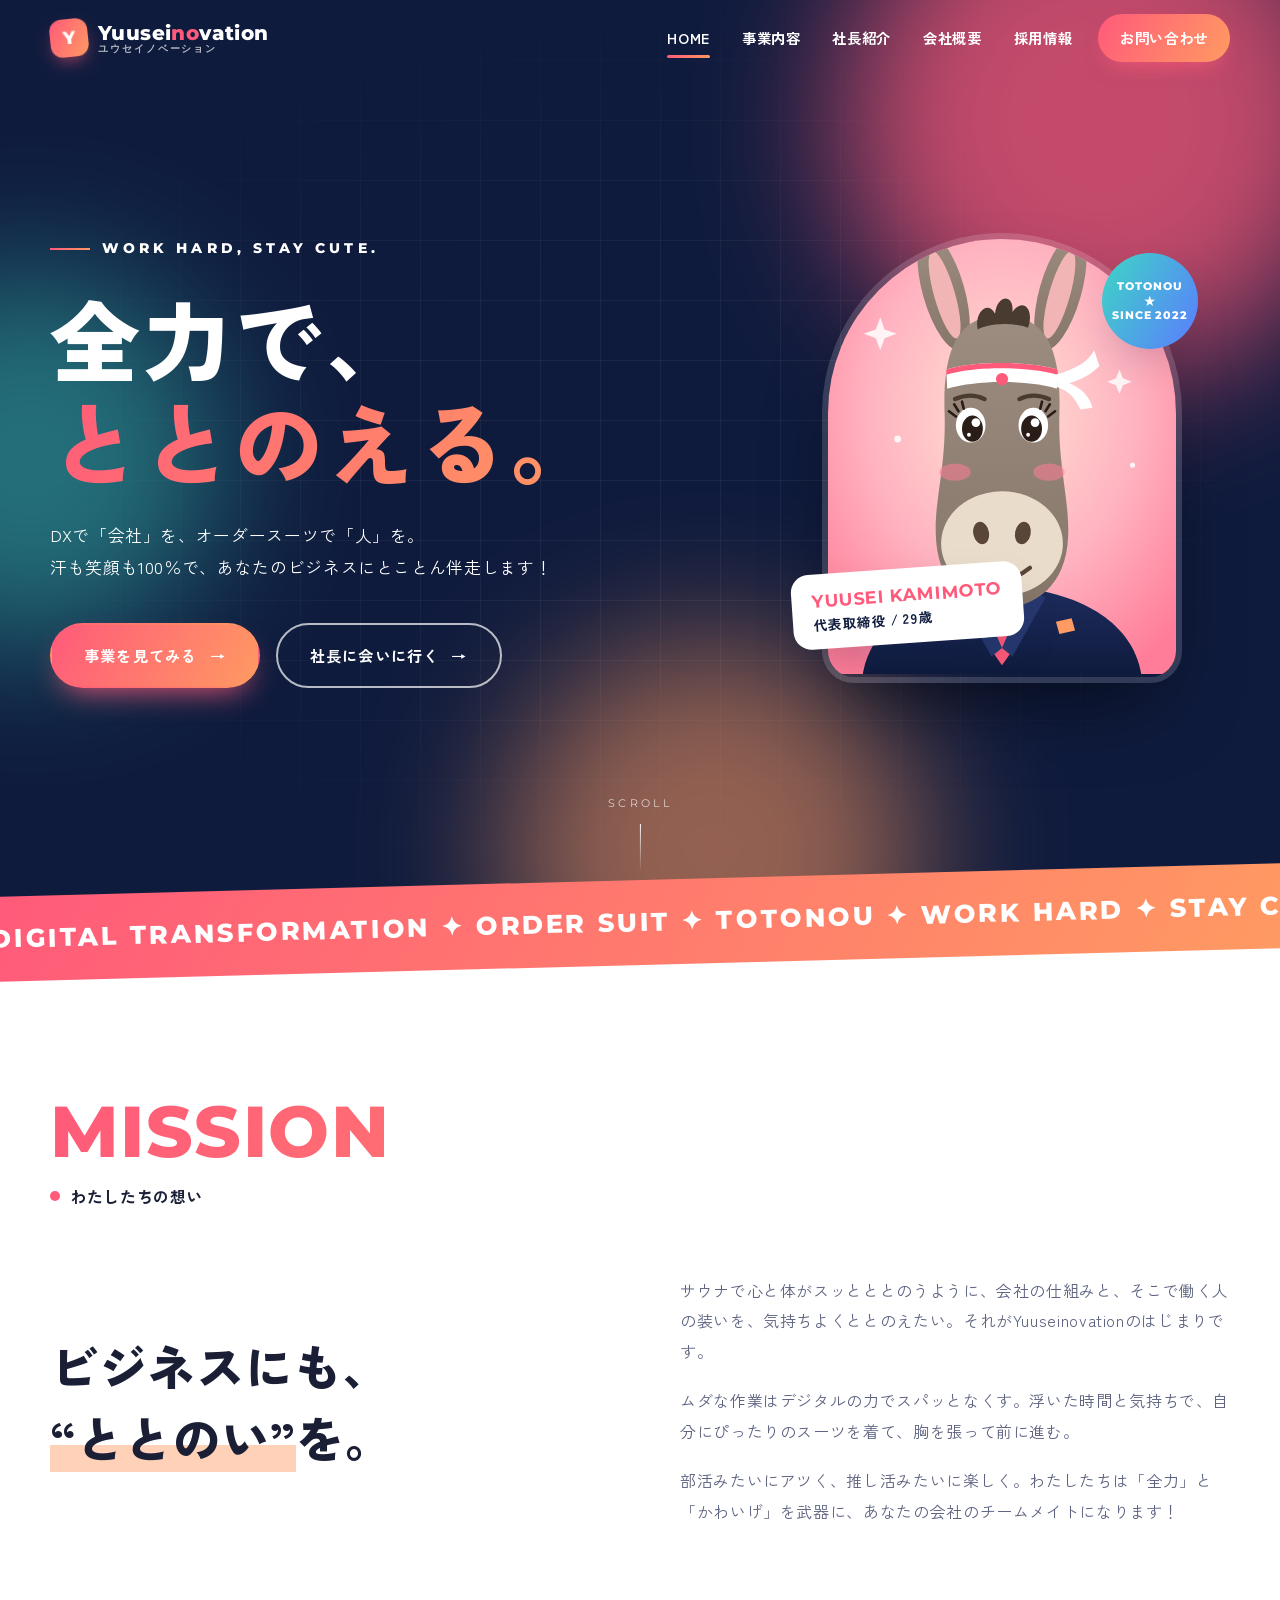
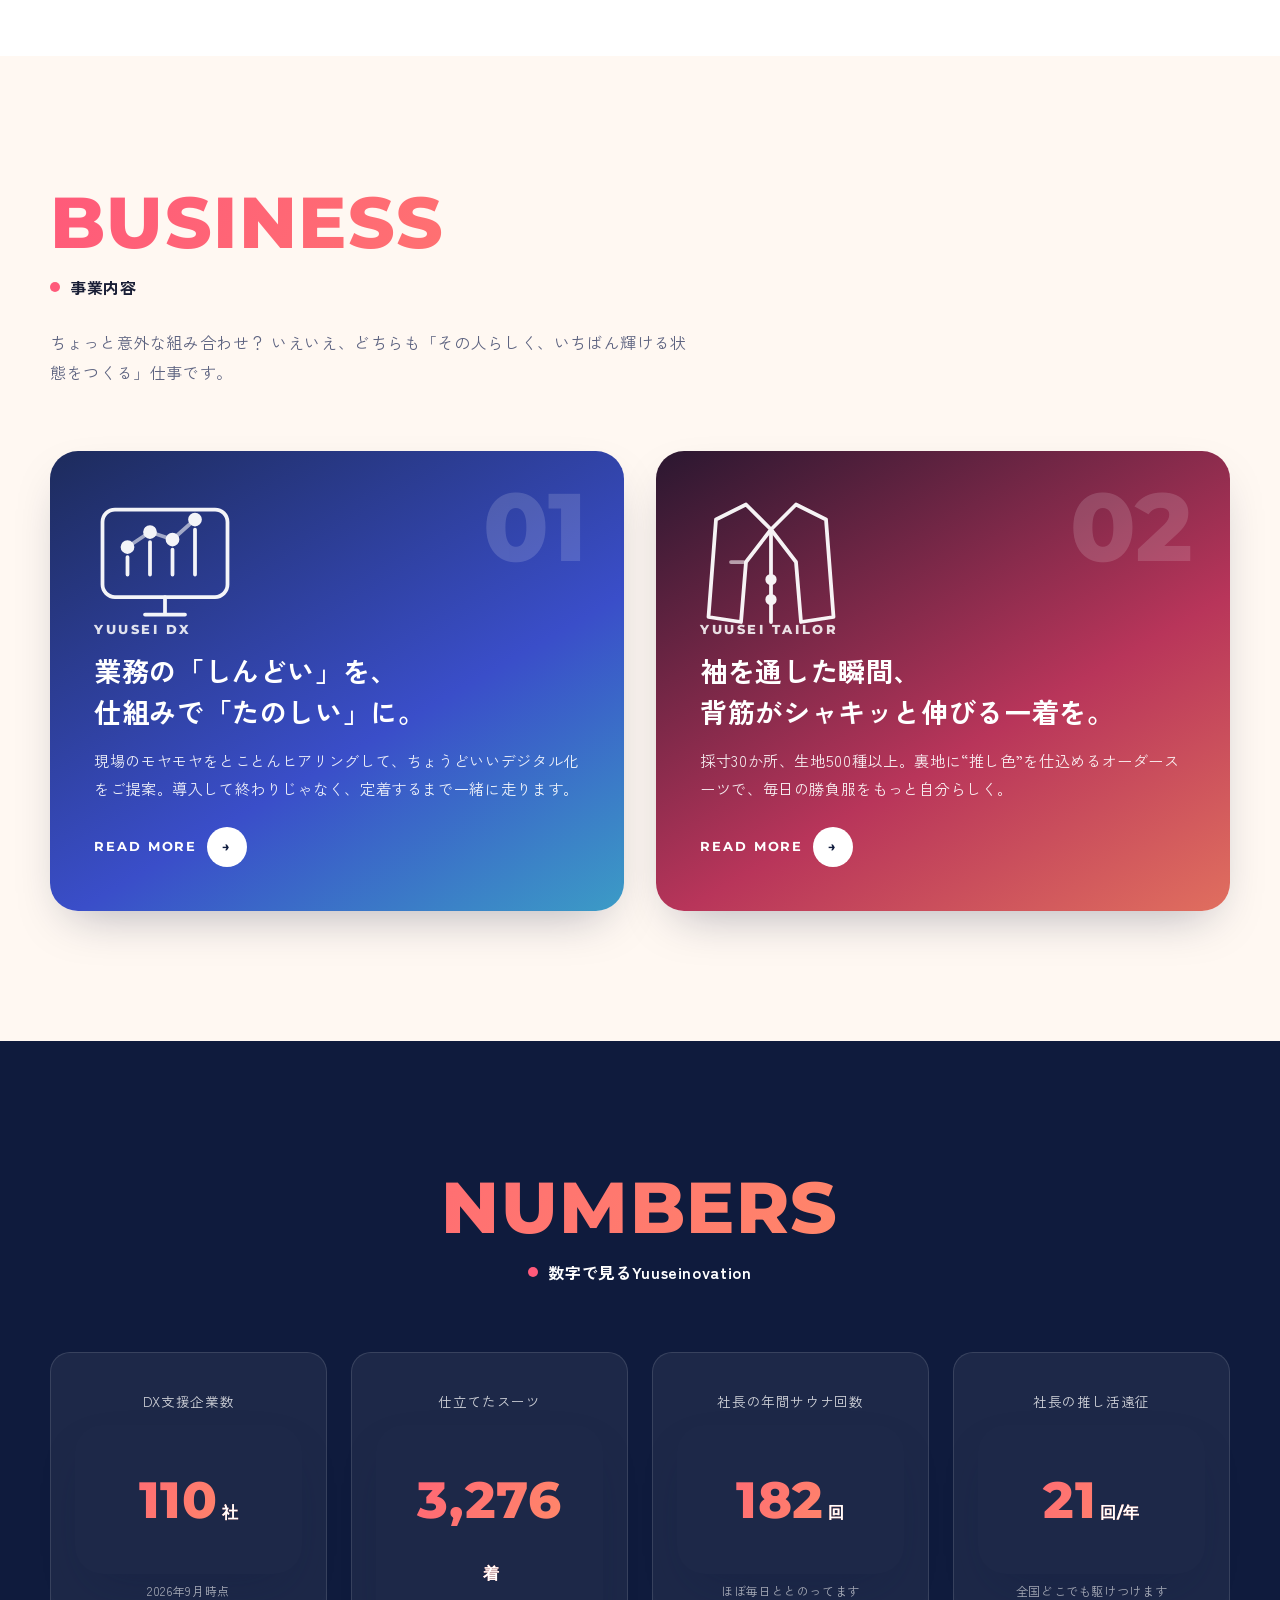
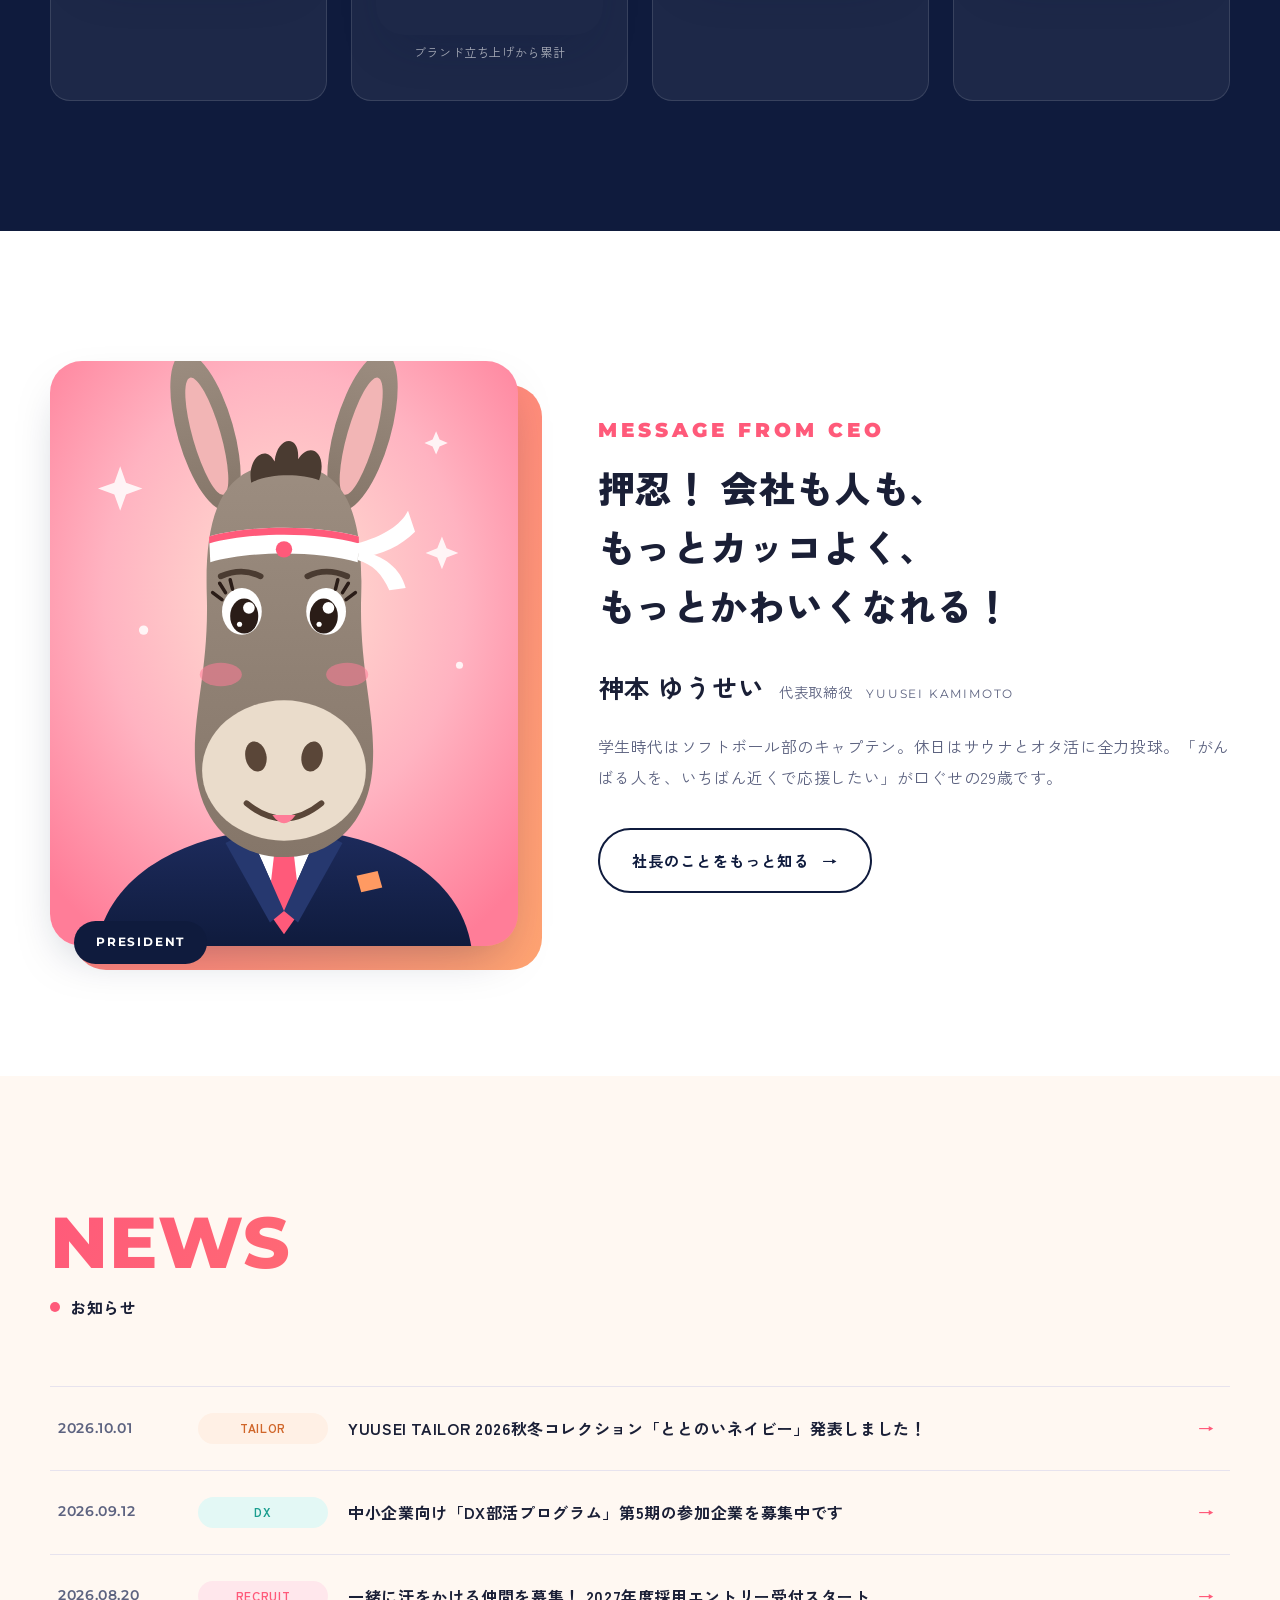
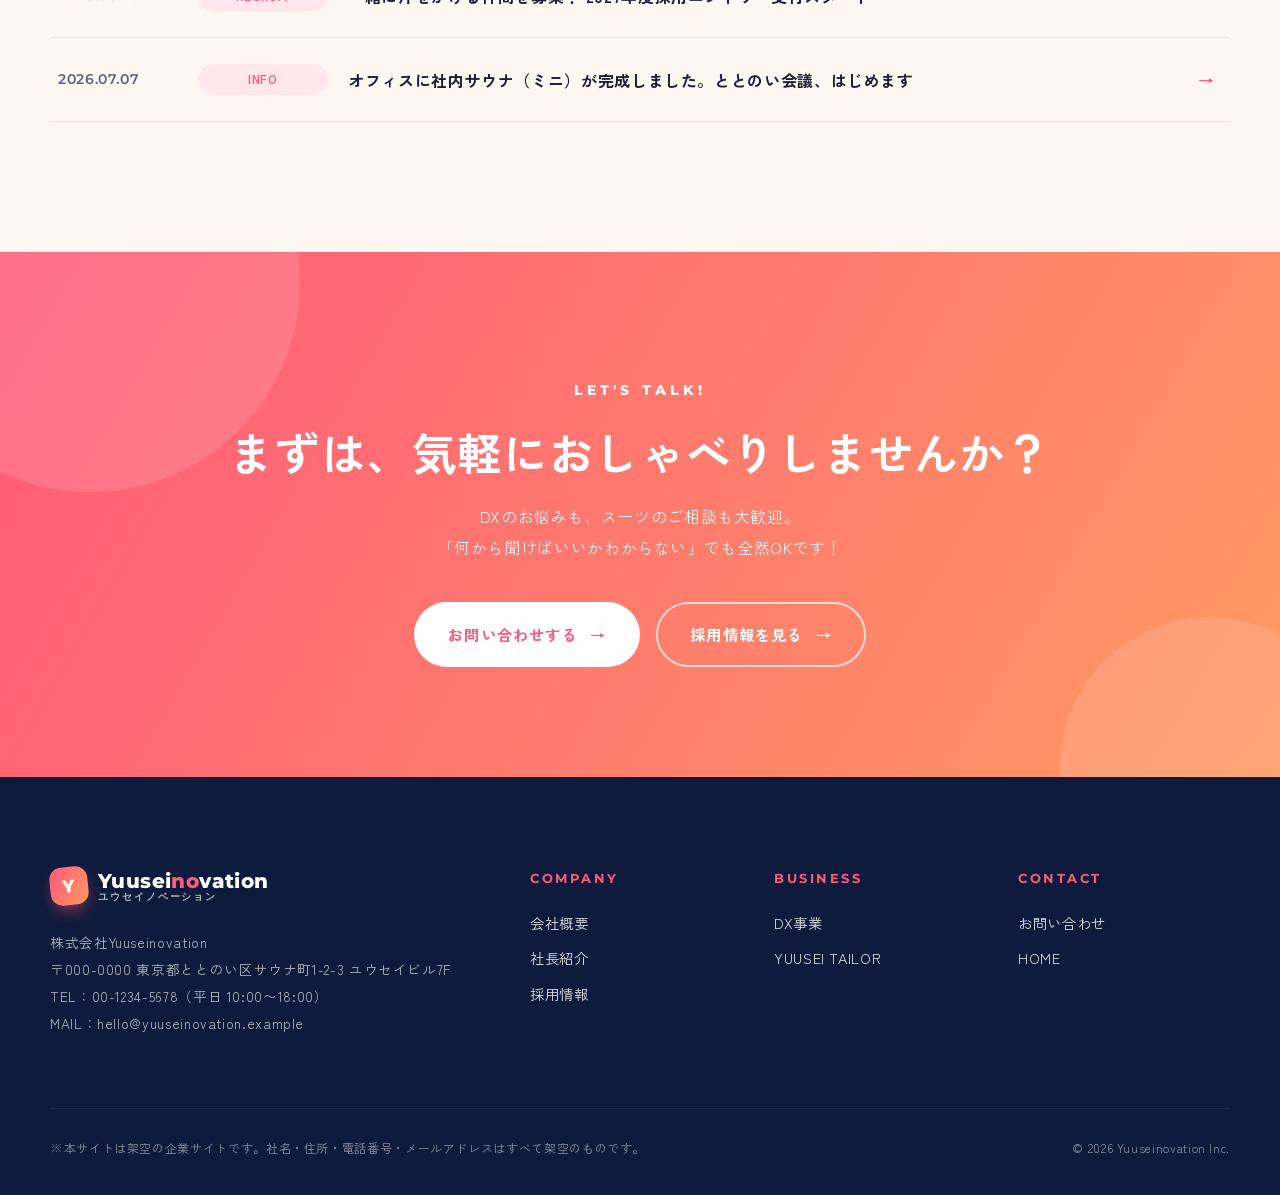
<file: index.html>
<!DOCTYPE html>
<html lang="ja">
<head>
  <meta charset="UTF-8">
  <meta name="viewport" content="width=device-width, initial-scale=1">
  <title>株式会社Yuuseinovation｜DXとオーダースーツで、ビジネスをととのえる。</title>
  <meta name="description" content="株式会社Yuuseinovationは、DX事業とオーダースーツブランド「YUUSEI TAILOR」を展開する会社です。全力で、かわいく、まっすぐに。あなたのビジネスをととのえます。">
  <meta property="og:title" content="株式会社Yuuseinovation｜DXとオーダースーツで、ビジネスをととのえる。">
  <meta property="og:description" content="株式会社Yuuseinovationは、DX事業とオーダースーツブランド「YUUSEI TAILOR」を展開する会社です。全力で、かわいく、まっすぐに。あなたのビジネスをととのえます。">
  <meta property="og:type" content="website">
  <meta name="theme-color" content="#0f1b3d">
  <link rel="icon" href="images/favicon.svg" type="image/svg+xml">
  <link rel="preconnect" href="https://fonts.googleapis.com">
  <link rel="preconnect" href="https://fonts.gstatic.com" crossorigin>
  <link href="https://fonts.googleapis.com/css2?family=Montserrat:wght@600;700;800&family=Zen+Kaku+Gothic+New:wght@400;500;700;900&display=swap" rel="stylesheet">
  <link rel="stylesheet" href="css/style.css">
</head>
<body>
  <a class="skip-link" href="#main">本文へスキップ</a>

  <header class="site-header">
    <div class="container">
      <a class="logo" href="index.html" aria-label="株式会社Yuuseinovation トップへ">
        <span class="logo-mark">Y</span>
        <span class="logo-text">Yuusei<em>no</em>vation<small>ユウセイノベーション</small></span>
      </a>
      <button class="nav-toggle" type="button" aria-expanded="false" aria-controls="global-nav" aria-label="メニューを開く">
        <span></span><span></span><span></span>
      </button>
      <nav class="global-nav" id="global-nav" aria-label="グローバルナビゲーション">
        <ul>
          <li><a href="index.html" aria-current="page">HOME</a></li>
          <li><a href="business.html">事業内容</a></li>
          <li><a href="president.html">社長紹介</a></li>
          <li><a href="company.html">会社概要</a></li>
          <li><a href="recruit.html">採用情報</a></li>
          <li class="nav-cta"><a href="contact.html">お問い合わせ</a></li>
        </ul>
      </nav>
    </div>
  </header>

  <main id="main">
    <!-- HERO -->
    <section class="hero" aria-label="メインビジュアル">
      <div class="hero-bg" aria-hidden="true">
        <div class="hero-grid"></div>
        <span class="blob blob-1"></span>
        <span class="blob blob-2"></span>
        <span class="blob blob-3"></span>
      </div>
      <div class="container">
        <div class="hero-copy">
          <p class="hero-en">WORK HARD, STAY CUTE.</p>
          <h1>
            <span class="line"><span>全力で、</span></span>
            <span class="line"><span><span class="grad-text">ととのえる。</span></span></span>
          </h1>
          <p class="hero-lead">
            DXで「会社」を、オーダースーツで「人」を。<br>
            汗も笑顔も100％で、あなたのビジネスにとことん伴走します！
          </p>
          <div class="hero-actions">
            <a class="btn btn-primary" href="business.html">事業を見てみる <span class="arrow">→</span></a>
            <a class="btn btn-ghost" href="president.html">社長に会いに行く <span class="arrow">→</span></a>
          </div>
        </div>
        <div class="hero-visual">
          <div class="hero-portrait">
            <img src="images/president.svg" alt="代表取締役 神本ゆうせい" width="400" height="500">
          </div>
          <p class="hero-badge"><b>YUUSEI KAMIMOTO</b>代表取締役 / 29歳</p>
          <p class="hero-sticker" aria-hidden="true">TOTONOU<br>★<br>SINCE 2022</p>
        </div>
      </div>
      <p class="scroll-cue" aria-hidden="true">SCROLL</p>
    </section>

    <div class="marquee" aria-hidden="true">
      <div class="marquee-track">
        <span>DIGITAL TRANSFORMATION ✦ ORDER SUIT ✦ TOTONOU ✦ WORK HARD ✦ STAY CUTE ✦</span>
        <span>DIGITAL TRANSFORMATION ✦ ORDER SUIT ✦ TOTONOU ✦ WORK HARD ✦ STAY CUTE ✦</span>
      </div>
    </div>

    <!-- MISSION -->
    <section class="section">
      <div class="container">
        <div class="section-head reveal">
          <p class="section-en">MISSION</p>
          <h2 class="section-title">わたしたちの想い</h2>
        </div>
        <div class="mission">
          <p class="mission-copy reveal">ビジネスにも、<br><mark>“ととのい”</mark>を。</p>
          <div class="mission-text reveal reveal-d1">
            <p>サウナで心と体がスッとととのうように、会社の仕組みと、そこで働く人の装いを、気持ちよくととのえたい。それがYuuseinovationのはじまりです。</p>
            <p>ムダな作業はデジタルの力でスパッとなくす。浮いた時間と気持ちで、自分にぴったりのスーツを着て、胸を張って前に進む。</p>
            <p>部活みたいにアツく、推し活みたいに楽しく。わたしたちは「全力」と「かわいげ」を武器に、あなたの会社のチームメイトになります！</p>
          </div>
        </div>
      </div>
    </section>

    <!-- BUSINESS -->
    <section class="section section-cream">
      <div class="container">
        <div class="section-head reveal">
          <p class="section-en">BUSINESS</p>
          <h2 class="section-title">事業内容</h2>
          <p class="section-lead">ちょっと意外な組み合わせ？ いえいえ、どちらも「その人らしく、いちばん輝ける状態をつくる」仕事です。</p>
        </div>
        <div class="biz-cards">
          <a class="biz-card dx reveal" href="business.html#dx">
            <span class="num">01</span>
            <svg class="illust" viewBox="0 0 120 120" fill="none" stroke="#fff" stroke-width="3" stroke-linecap="round" stroke-linejoin="round" aria-hidden="true">
              <rect x="10" y="18" width="100" height="70" rx="10"/>
              <path d="M30 70 L30 56 M48 70 L48 44 M66 70 L66 50 M84 70 L84 34"/>
              <circle cx="30" cy="48" r="4" fill="#fff"/><circle cx="48" cy="36" r="4" fill="#fff"/><circle cx="66" cy="42" r="4" fill="#fff"/><circle cx="84" cy="26" r="4" fill="#fff"/>
              <path d="M30 48 L48 36 L66 42 L84 26" opacity=".6"/>
              <path d="M44 102 h32 M60 88 v14"/>
            </svg>
            <p class="brand">YUUSEI DX</p>
            <h3>業務の「しんどい」を、<br>仕組みで「たのしい」に。</h3>
            <p>現場のモヤモヤをとことんヒアリングして、ちょうどいいデジタル化をご提案。導入して終わりじゃなく、定着するまで一緒に走ります。</p>
            <span class="more">READ MORE <i>→</i></span>
          </a>
          <a class="biz-card tailor reveal reveal-d1" href="business.html#tailor">
            <span class="num">02</span>
            <svg class="illust" viewBox="0 0 120 120" fill="none" stroke="#fff" stroke-width="3" stroke-linecap="round" stroke-linejoin="round" aria-hidden="true">
              <path d="M40 14 L60 34 L80 14 L104 26 L110 104 L84 108 L80 60 L60 34 L40 60 L36 108 L10 104 L16 26 Z"/>
              <path d="M60 34 L60 108"/>
              <circle cx="60" cy="74" r="3" fill="#fff"/><circle cx="60" cy="90" r="3" fill="#fff"/>
              <path d="M28 60 h10" opacity=".6"/>
            </svg>
            <p class="brand">YUUSEI TAILOR</p>
            <h3>袖を通した瞬間、<br>背筋がシャキッと伸びる一着を。</h3>
            <p>採寸30か所、生地500種以上。裏地に“推し色”を仕込めるオーダースーツで、毎日の勝負服をもっと自分らしく。</p>
            <span class="more">READ MORE <i>→</i></span>
          </a>
        </div>
      </div>
    </section>

    <!-- NUMBERS -->
    <section class="section section-navy">
      <div class="container">
        <div class="section-head center reveal">
          <p class="section-en">NUMBERS</p>
          <h2 class="section-title">数字で見るYuuseinovation</h2>
        </div>
        <ul class="numbers">
          <li class="number-item reveal">
            <p class="label">DX支援企業数</p>
            <p class="value"><span data-count="128">0</span><span class="unit">社</span></p>
            <p class="note">2026年9月時点</p>
          </li>
          <li class="number-item reveal reveal-d1">
            <p class="label">仕立てたスーツ</p>
            <p class="value"><span data-count="3820">0</span><span class="unit">着</span></p>
            <p class="note">ブランド立ち上げから累計</p>
          </li>
          <li class="number-item reveal reveal-d2">
            <p class="label">社長の年間サウナ回数</p>
            <p class="value"><span data-count="212">0</span><span class="unit">回</span></p>
            <p class="note">ほぼ毎日ととのってます</p>
          </li>
          <li class="number-item reveal reveal-d3">
            <p class="label">社長の推し活遠征</p>
            <p class="value"><span data-count="24">0</span><span class="unit">回/年</span></p>
            <p class="note">全国どこでも駆けつけます</p>
          </li>
        </ul>
      </div>
    </section>

    <!-- PRESIDENT -->
    <section class="section">
      <div class="container">
        <div class="ceo-teaser">
          <div class="ceo-photo reveal">
            <img src="images/president.svg" alt="代表取締役 神本ゆうせい" width="400" height="500" loading="lazy">
            <span class="tag">PRESIDENT</span>
          </div>
          <div class="reveal reveal-d1">
            <p class="ceo-quote">
              <span class="small">MESSAGE FROM CEO</span>
              押忍！ 会社も人も、<br>もっとカッコよく、<br>もっとかわいくなれる！
            </p>
            <p class="ceo-name"><b>神本 ゆうせい</b><span>代表取締役</span><span class="en">YUUSEI KAMIMOTO</span></p>
            <p class="body">学生時代はソフトボール部のキャプテン。休日はサウナとオタ活に全力投球。「がんばる人を、いちばん近くで応援したい」が口ぐせの29歳です。</p>
            <a class="btn btn-outline" href="president.html">社長のことをもっと知る <span class="arrow">→</span></a>
          </div>
        </div>
      </div>
    </section>

    <!-- NEWS -->
    <section class="section section-cream">
      <div class="container">
        <div class="section-head reveal">
          <p class="section-en">NEWS</p>
          <h2 class="section-title">お知らせ</h2>
        </div>
        <ul class="news-list reveal">
          <li><a href="business.html#tailor"><time datetime="2026-10-01">2026.10.01</time><span class="cat tl">TAILOR</span><span class="ttl">YUUSEI TAILOR 2026秋冬コレクション「ととのいネイビー」発表しました！</span><span class="go">→</span></a></li>
          <li><a href="business.html#dx"><time datetime="2026-09-12">2026.09.12</time><span class="cat dx">DX</span><span class="ttl">中小企業向け「DX部活プログラム」第5期の参加企業を募集中です</span><span class="go">→</span></a></li>
          <li><a href="recruit.html"><time datetime="2026-08-20">2026.08.20</time><span class="cat">RECRUIT</span><span class="ttl">一緒に汗をかける仲間を募集！ 2027年度採用エントリー受付スタート</span><span class="go">→</span></a></li>
          <li><a href="company.html"><time datetime="2026-07-07">2026.07.07</time><span class="cat">INFO</span><span class="ttl">オフィスに社内サウナ（ミニ）が完成しました。ととのい会議、はじめます</span><span class="go">→</span></a></li>
        </ul>
      </div>
    </section>

    <!-- CTA -->
    <section class="cta-band">
      <div class="container">
        <p class="en">LET'S TALK!</p>
        <h2>まずは、気軽に<br class="sp-only">おしゃべりしませんか？</h2>
        <p>DXのお悩みも、スーツのご相談も大歓迎。<br>「何から聞けばいいかわからない」でも全然OKです！</p>
        <div class="actions">
          <a class="btn btn-white" href="contact.html">お問い合わせする <span class="arrow">→</span></a>
          <a class="btn btn-ghost" href="recruit.html">採用情報を見る <span class="arrow">→</span></a>
        </div>
      </div>
    </section>
  </main>

  <footer class="site-footer">
    <div class="container">
      <div class="footer-top">
        <div>
          <a class="logo" href="index.html">
            <span class="logo-mark">Y</span>
            <span class="logo-text">Yuusei<em>no</em>vation<small>ユウセイノベーション</small></span>
          </a>
          <p class="footer-info">
            株式会社Yuuseinovation<br>
            〒000-0000 東京都ととのい区サウナ町1-2-3 ユウセイビル7F<br>
            TEL：00-1234-5678（平日 10:00〜18:00）<br>
            MAIL：hello@yuuseinovation.example
          </p>
        </div>
        <div class="footer-nav">
          <div>
            <h4>COMPANY</h4>
            <ul>
              <li><a href="company.html">会社概要</a></li>
              <li><a href="president.html">社長紹介</a></li>
              <li><a href="recruit.html">採用情報</a></li>
            </ul>
          </div>
          <div>
            <h4>BUSINESS</h4>
            <ul>
              <li><a href="business.html#dx">DX事業</a></li>
              <li><a href="business.html#tailor">YUUSEI TAILOR</a></li>
            </ul>
          </div>
          <div>
            <h4>CONTACT</h4>
            <ul>
              <li><a href="contact.html">お問い合わせ</a></li>
              <li><a href="index.html">HOME</a></li>
            </ul>
          </div>
        </div>
      </div>
      <div class="footer-bottom">
        <p class="note">※本サイトは架空の企業サイトです。社名・住所・電話番号・メールアドレスはすべて架空のものです。</p>
        <p>&copy; <span data-year>2026</span> Yuuseinovation Inc.</p>
      </div>
    </div>
  </footer>

  <button class="to-top" type="button" aria-label="ページの先頭へ戻る">↑</button>
  <script src="js/main.js"></script>
</body>
</html>
</file>
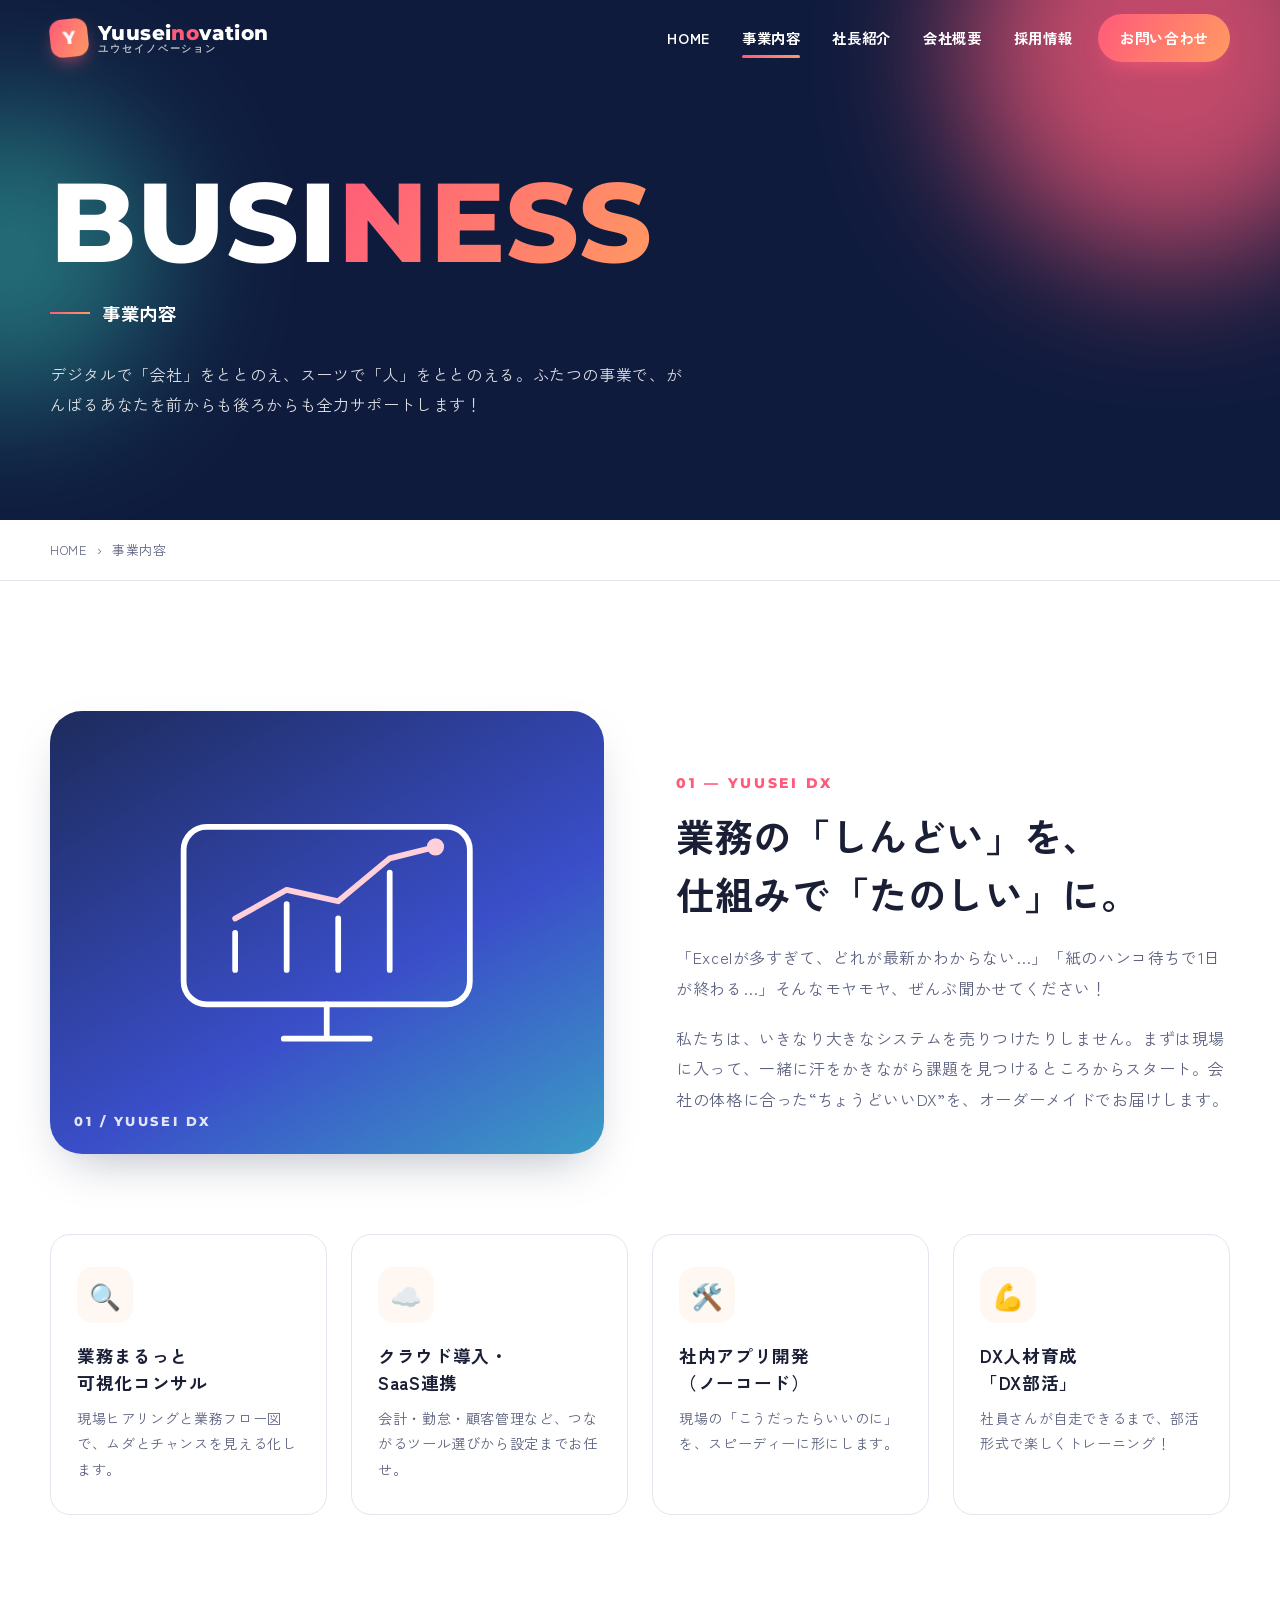
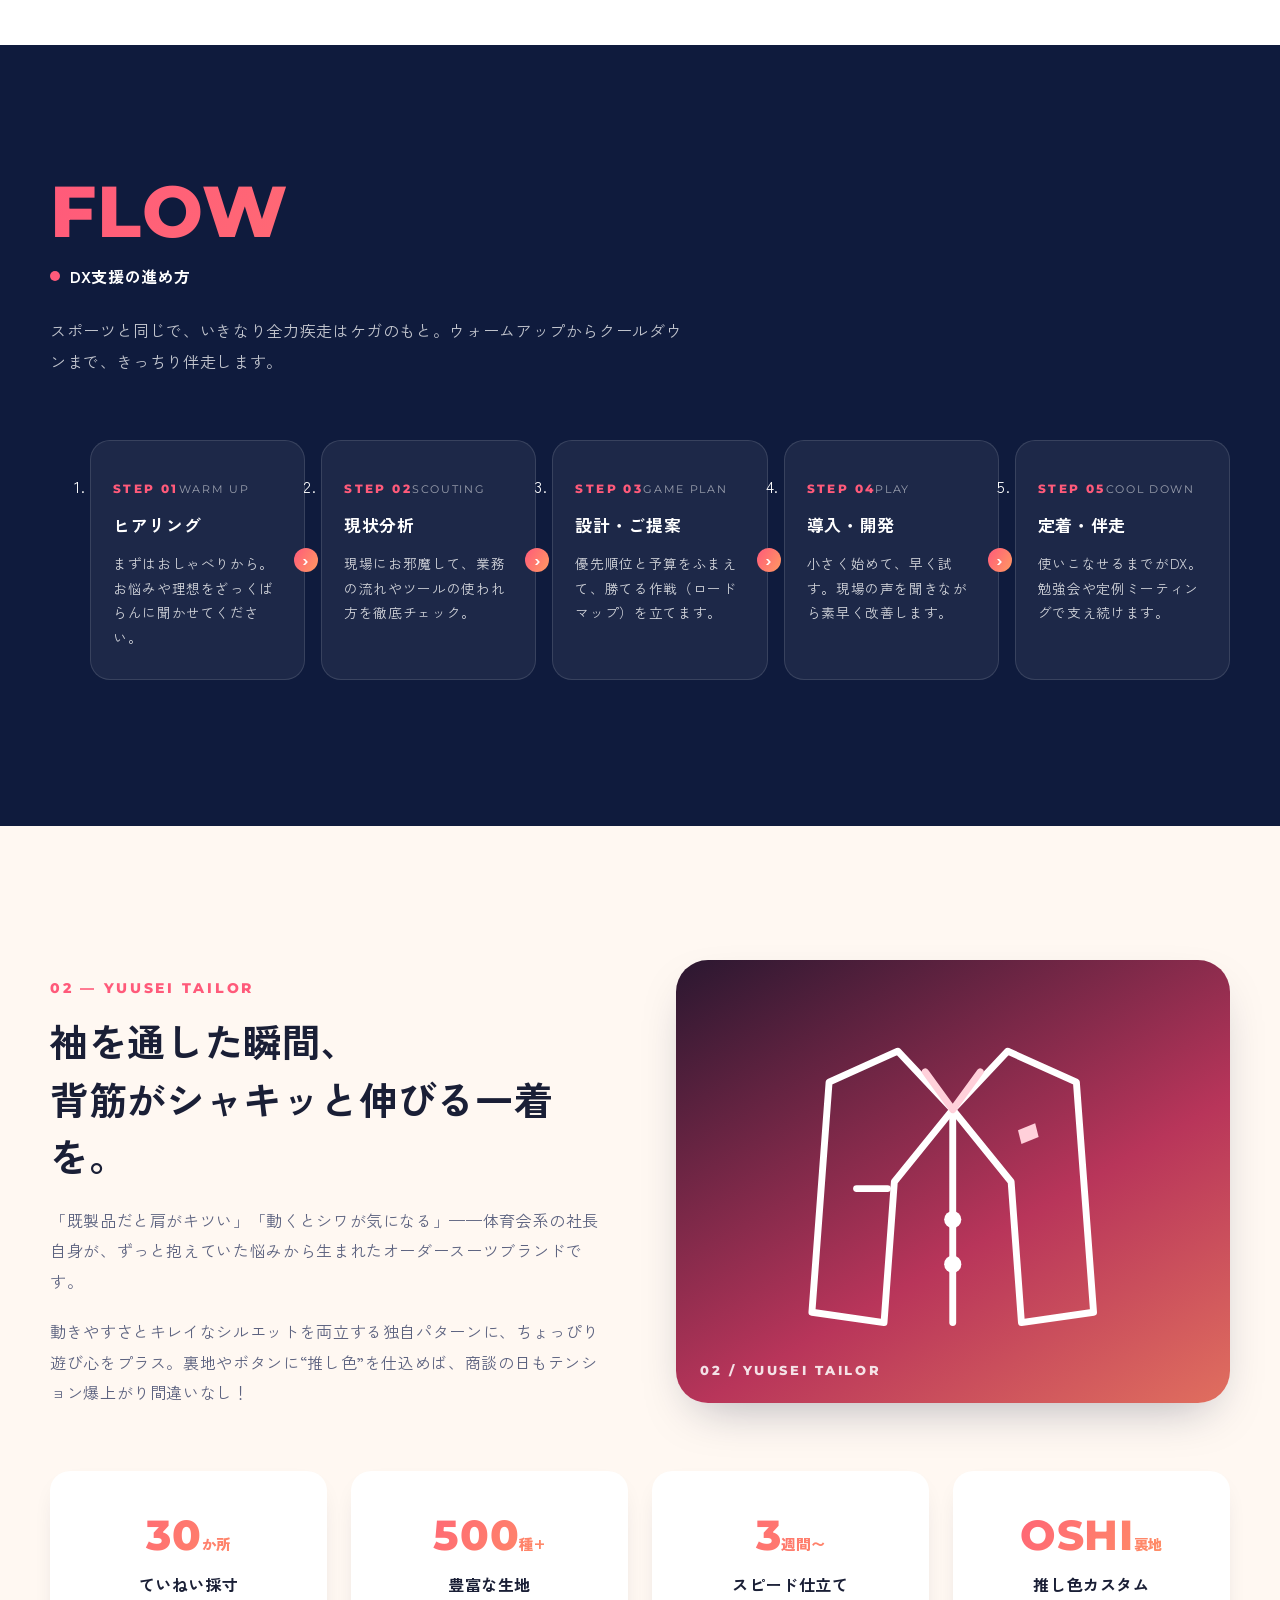
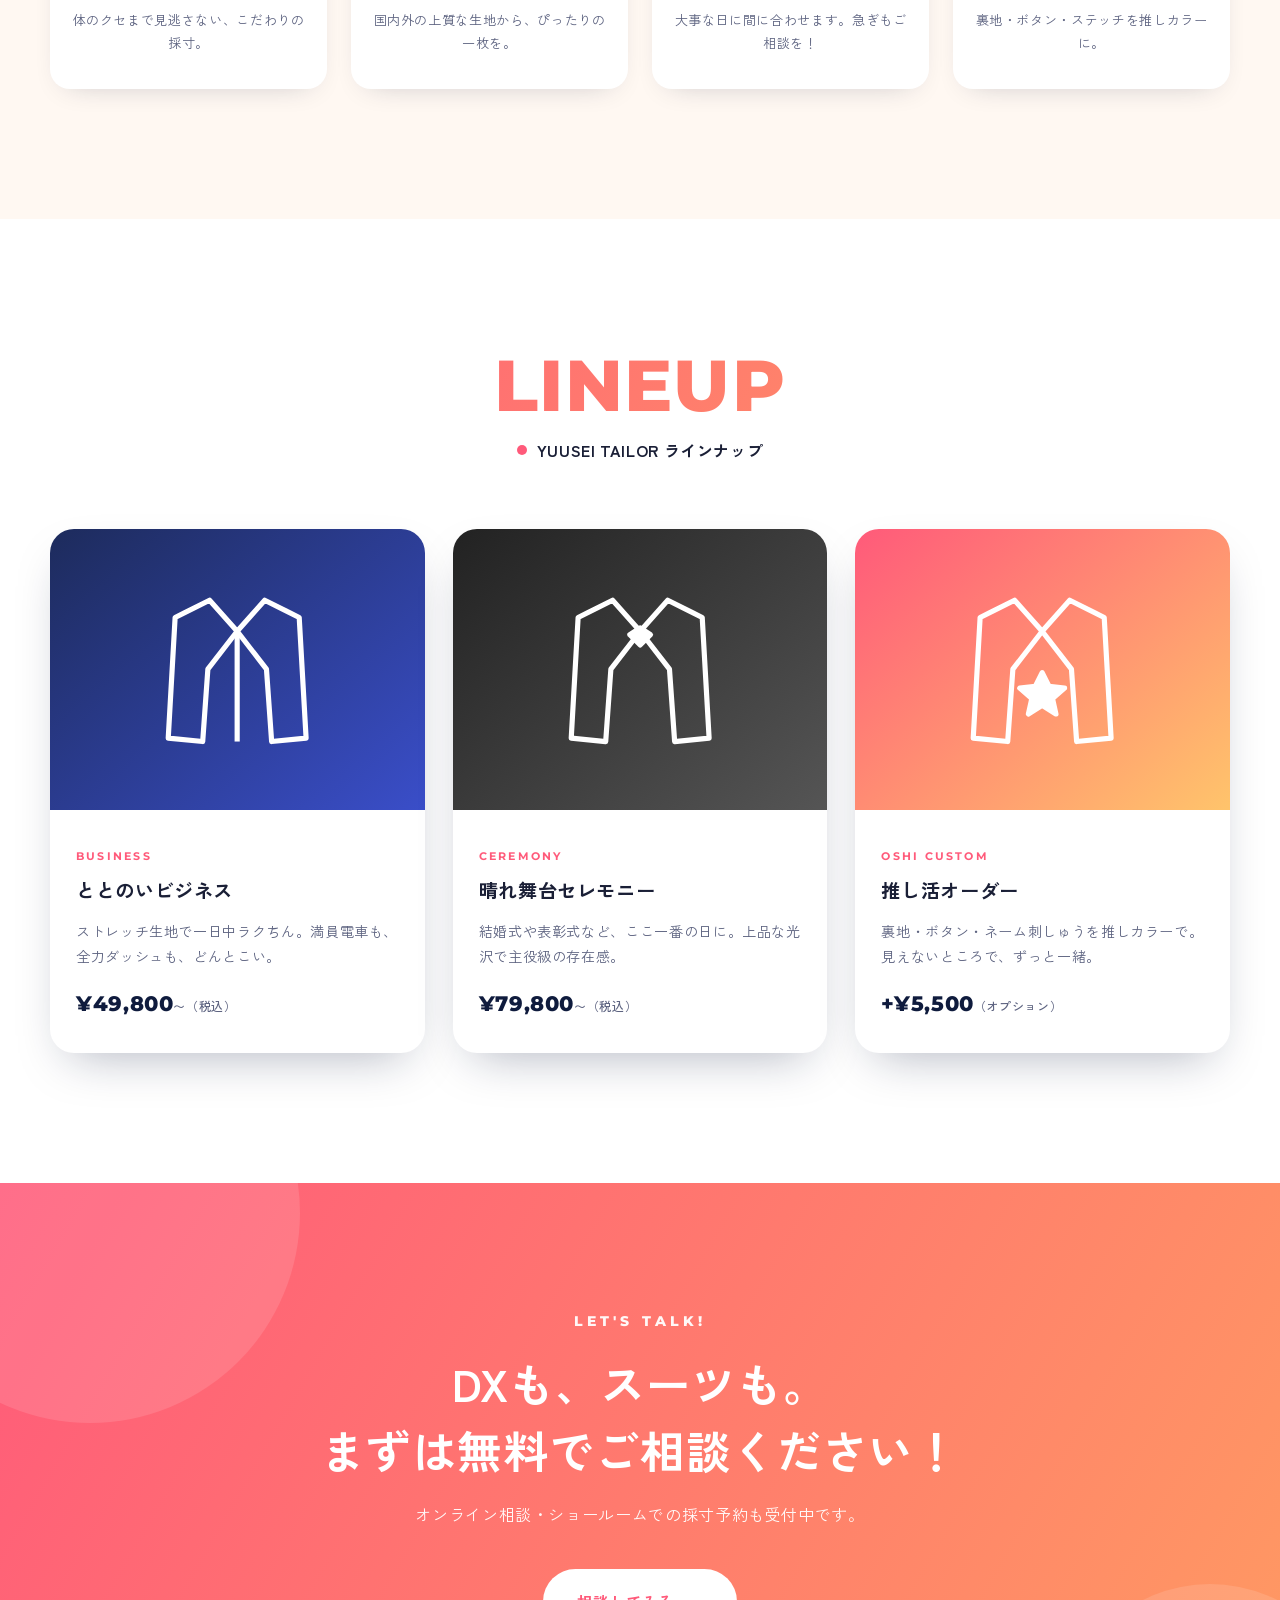
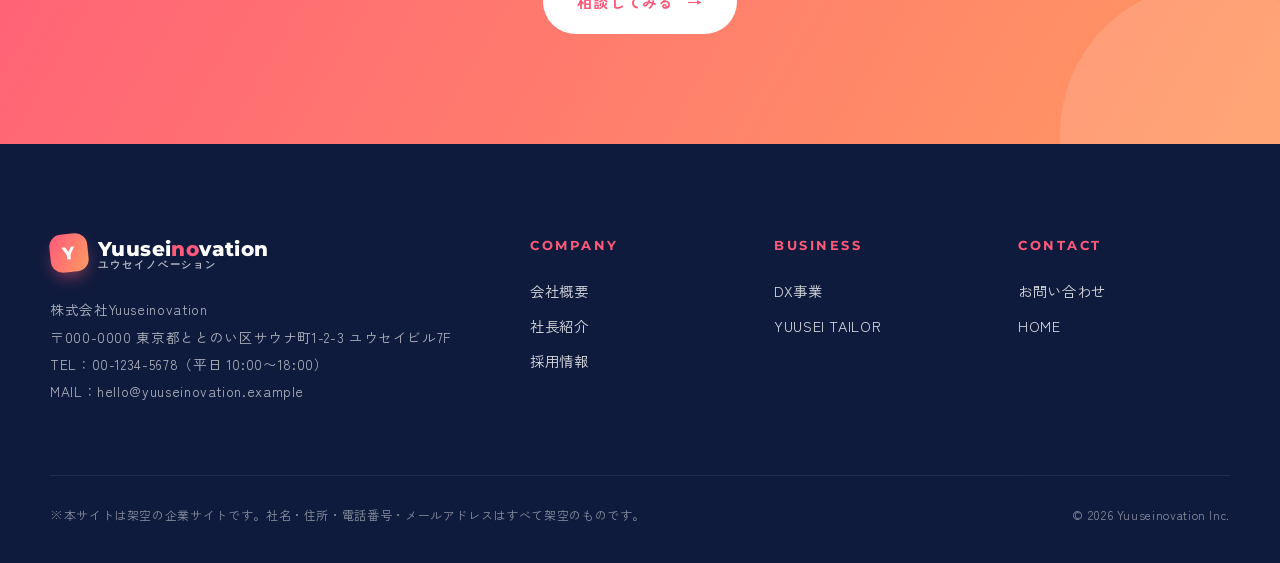
<file: business.html>
<!DOCTYPE html>
<html lang="ja">
<head>
  <meta charset="UTF-8">
  <meta name="viewport" content="width=device-width, initial-scale=1">
  <title>事業内容｜株式会社Yuuseinovation</title>
  <meta name="description" content="YuuseinovationのDX事業「YUUSEI DX」と、オーダースーツブランド「YUUSEI TAILOR」のご紹介です。">
  <meta property="og:title" content="事業内容｜株式会社Yuuseinovation">
  <meta property="og:description" content="YuuseinovationのDX事業「YUUSEI DX」と、オーダースーツブランド「YUUSEI TAILOR」のご紹介です。">
  <meta property="og:type" content="website">
  <meta name="theme-color" content="#0f1b3d">
  <link rel="icon" href="images/favicon.svg" type="image/svg+xml">
  <link rel="preconnect" href="https://fonts.googleapis.com">
  <link rel="preconnect" href="https://fonts.gstatic.com" crossorigin>
  <link href="https://fonts.googleapis.com/css2?family=Montserrat:wght@600;700;800&family=Zen+Kaku+Gothic+New:wght@400;500;700;900&display=swap" rel="stylesheet">
  <link rel="stylesheet" href="css/style.css">
</head>
<body>
  <a class="skip-link" href="#main">本文へスキップ</a>

  <header class="site-header">
    <div class="container">
      <a class="logo" href="index.html" aria-label="株式会社Yuuseinovation トップへ">
        <span class="logo-mark">Y</span>
        <span class="logo-text">Yuusei<em>no</em>vation<small>ユウセイノベーション</small></span>
      </a>
      <button class="nav-toggle" type="button" aria-expanded="false" aria-controls="global-nav" aria-label="メニューを開く">
        <span></span><span></span><span></span>
      </button>
      <nav class="global-nav" id="global-nav" aria-label="グローバルナビゲーション">
        <ul>
          <li><a href="index.html">HOME</a></li>
          <li><a href="business.html" aria-current="page">事業内容</a></li>
          <li><a href="president.html">社長紹介</a></li>
          <li><a href="company.html">会社概要</a></li>
          <li><a href="recruit.html">採用情報</a></li>
          <li class="nav-cta"><a href="contact.html">お問い合わせ</a></li>
        </ul>
      </nav>
    </div>
  </header>

  <main id="main">
    <section class="page-hero">
      <div class="hero-bg" aria-hidden="true"><span class="blob blob-1"></span><span class="blob blob-3"></span></div>
      <div class="container">
        <p class="en">BUSI<span>NESS</span></p>
        <h1>事業内容</h1>
        <p class="lead">デジタルで「会社」をととのえ、スーツで「人」をととのえる。ふたつの事業で、がんばるあなたを前からも後ろからも全力サポートします！</p>
      </div>
    </section>
    <nav class="breadcrumb" aria-label="パンくずリスト">
      <div class="container"><ol><li><a href="index.html">HOME</a></li><li aria-current="page">事業内容</li></ol></div>
    </nav>

    <!-- DX -->
    <section class="section" id="dx">
      <div class="container">
        <div class="biz-block">
          <div class="biz-visual dx reveal">
            <svg viewBox="0 0 240 180" fill="none" stroke="#fff" stroke-width="4" stroke-linecap="round" stroke-linejoin="round" aria-hidden="true">
              <rect x="20" y="16" width="200" height="124" rx="16"/>
              <path d="M56 116 V90 M92 116 V70 M128 116 V80 M164 116 V48"/>
              <path d="M56 80 L92 60 L128 68 L164 38 L196 30" stroke="#ffd0da"/>
              <circle cx="196" cy="30" r="6" fill="#ffd0da" stroke="none"/>
              <path d="M90 164 h60 M120 140 v24"/>
            </svg>
            <span class="label">01 / YUUSEI DX</span>
          </div>
          <div class="biz-body reveal reveal-d1">
            <p class="brand">01 — YUUSEI DX</p>
            <h2>業務の「しんどい」を、<br>仕組みで「たのしい」に。</h2>
            <p>「Excelが多すぎて、どれが最新かわからない…」「紙のハンコ待ちで1日が終わる…」そんなモヤモヤ、ぜんぶ聞かせてください！</p>
            <p>私たちは、いきなり大きなシステムを売りつけたりしません。まずは現場に入って、一緒に汗をかきながら課題を見つけるところからスタート。会社の体格に合った“ちょうどいいDX”を、オーダーメイドでお届けします。</p>
          </div>
        </div>

        <ul class="service-grid">
          <li class="service-card reveal"><span class="icon" aria-hidden="true">🔍</span><h3>業務まるっと<br>可視化コンサル</h3><p>現場ヒアリングと業務フロー図で、ムダとチャンスを見える化します。</p></li>
          <li class="service-card reveal reveal-d1"><span class="icon" aria-hidden="true">☁️</span><h3>クラウド導入・<br>SaaS連携</h3><p>会計・勤怠・顧客管理など、つながるツール選びから設定までお任せ。</p></li>
          <li class="service-card reveal reveal-d2"><span class="icon" aria-hidden="true">🛠️</span><h3>社内アプリ開発<br>（ノーコード）</h3><p>現場の「こうだったらいいのに」を、スピーディーに形にします。</p></li>
          <li class="service-card reveal reveal-d3"><span class="icon" aria-hidden="true">💪</span><h3>DX人材育成<br>「DX部活」</h3><p>社員さんが自走できるまで、部活形式で楽しくトレーニング！</p></li>
        </ul>
      </div>
    </section>

    <!-- FLOW -->
    <section class="section section-navy">
      <div class="container">
        <div class="section-head reveal">
          <p class="section-en">FLOW</p>
          <h2 class="section-title">DX支援の進め方</h2>
          <p class="section-lead">スポーツと同じで、いきなり全力疾走はケガのもと。ウォームアップからクールダウンまで、きっちり伴走します。</p>
        </div>
        <ol class="flow">
          <li class="reveal"><span class="sub">WARM UP</span><h4>ヒアリング</h4><p>まずはおしゃべりから。お悩みや理想をざっくばらんに聞かせてください。</p></li>
          <li class="reveal reveal-d1"><span class="sub">SCOUTING</span><h4>現状分析</h4><p>現場にお邪魔して、業務の流れやツールの使われ方を徹底チェック。</p></li>
          <li class="reveal reveal-d2"><span class="sub">GAME PLAN</span><h4>設計・ご提案</h4><p>優先順位と予算をふまえて、勝てる作戦（ロードマップ）を立てます。</p></li>
          <li class="reveal reveal-d3"><span class="sub">PLAY</span><h4>導入・開発</h4><p>小さく始めて、早く試す。現場の声を聞きながら素早く改善します。</p></li>
          <li class="reveal"><span class="sub">COOL DOWN</span><h4>定着・伴走</h4><p>使いこなせるまでがDX。勉強会や定例ミーティングで支え続けます。</p></li>
        </ol>
      </div>
    </section>

    <!-- TAILOR -->
    <section class="section section-cream" id="tailor">
      <div class="container">
        <div class="biz-block reverse">
          <div class="biz-visual tailor reveal">
            <svg viewBox="0 0 200 200" fill="none" stroke="#fff" stroke-width="4" stroke-linecap="round" stroke-linejoin="round" aria-hidden="true">
              <path d="M68 24 L100 58 L132 24 L172 42 L182 176 L140 182 L134 100 L100 58 L66 100 L60 182 L18 176 L28 42 Z"/>
              <path d="M100 58 V182"/>
              <path d="M84 36 L100 58 L116 36" stroke="#ffd0da"/>
              <circle cx="100" cy="122" r="5" fill="#fff" stroke="none"/><circle cx="100" cy="148" r="5" fill="#fff" stroke="none"/>
              <path d="M44 104 h18"/>
              <path d="M138 70 l10 -4 2 8 -10 4 z" fill="#ffd0da" stroke="none"/>
            </svg>
            <span class="label">02 / YUUSEI TAILOR</span>
          </div>
          <div class="biz-body reveal reveal-d1">
            <p class="brand">02 — YUUSEI TAILOR</p>
            <h2>袖を通した瞬間、<br>背筋がシャキッと伸びる一着を。</h2>
            <p>「既製品だと肩がキツい」「動くとシワが気になる」——体育会系の社長自身が、ずっと抱えていた悩みから生まれたオーダースーツブランドです。</p>
            <p>動きやすさとキレイなシルエットを両立する独自パターンに、ちょっぴり遊び心をプラス。裏地やボタンに“推し色”を仕込めば、商談の日もテンション爆上がり間違いなし！</p>
          </div>
        </div>

        <ul class="feature-list">
          <li class="feature reveal"><p class="big">30<small>か所</small></p><h4>ていねい採寸</h4><p>体のクセまで見逃さない、こだわりの採寸。</p></li>
          <li class="feature reveal reveal-d1"><p class="big">500<small>種+</small></p><h4>豊富な生地</h4><p>国内外の上質な生地から、ぴったりの一枚を。</p></li>
          <li class="feature reveal reveal-d2"><p class="big">3<small>週間〜</small></p><h4>スピード仕立て</h4><p>大事な日に間に合わせます。急ぎもご相談を！</p></li>
          <li class="feature reveal reveal-d3"><p class="big">OSHI<small>裏地</small></p><h4>推し色カスタム</h4><p>裏地・ボタン・ステッチを推しカラーに。</p></li>
        </ul>
      </div>
    </section>

    <!-- LINEUP -->
    <section class="section">
      <div class="container">
        <div class="section-head center reveal">
          <p class="section-en">LINEUP</p>
          <h2 class="section-title">YUUSEI TAILOR ラインナップ</h2>
        </div>
        <ul class="lineup">
          <li class="lineup-item reveal">
            <div class="thumb"><svg viewBox="0 0 100 100" fill="none" stroke="#fff" stroke-width="3" stroke-linejoin="round" aria-hidden="true"><path d="M34 10 L50 28 L66 10 L86 20 L90 90 L70 92 L67 50 L50 28 L33 50 L30 92 L10 90 L14 20 Z"/><path d="M50 28 V92"/></svg></div>
            <div class="body"><p class="tag">BUSINESS</p><h3>ととのいビジネス</h3><p>ストレッチ生地で一日中ラクちん。満員電車も、全力ダッシュも、どんとこい。</p><p class="price">¥49,800<small>〜（税込）</small></p></div>
          </li>
          <li class="lineup-item reveal reveal-d1">
            <div class="thumb"><svg viewBox="0 0 100 100" fill="none" stroke="#fff" stroke-width="3" stroke-linejoin="round" aria-hidden="true"><path d="M34 10 L50 28 L66 10 L86 20 L90 90 L70 92 L67 50 L50 28 L33 50 L30 92 L10 90 L14 20 Z"/><path d="M44 30 L50 36 L56 30 L50 26 Z" fill="#fff"/></svg></div>
            <div class="body"><p class="tag">CEREMONY</p><h3>晴れ舞台セレモニー</h3><p>結婚式や表彰式など、ここ一番の日に。上品な光沢で主役級の存在感。</p><p class="price">¥79,800<small>〜（税込）</small></p></div>
          </li>
          <li class="lineup-item reveal reveal-d2">
            <div class="thumb"><svg viewBox="0 0 100 100" fill="none" stroke="#fff" stroke-width="3" stroke-linejoin="round" aria-hidden="true"><path d="M34 10 L50 28 L66 10 L86 20 L90 90 L70 92 L67 50 L50 28 L33 50 L30 92 L10 90 L14 20 Z"/><path d="M50 52 l4 8 9 1 -7 6 2 9 -8 -5 -8 5 2 -9 -7 -6 9 -1z" fill="#fff"/></svg></div>
            <div class="body"><p class="tag">OSHI CUSTOM</p><h3>推し活オーダー</h3><p>裏地・ボタン・ネーム刺しゅうを推しカラーで。見えないところで、ずっと一緒。</p><p class="price">+¥5,500<small>（オプション）</small></p></div>
          </li>
        </ul>
      </div>
    </section>

    <section class="cta-band">
      <div class="container">
        <p class="en">LET'S TALK!</p>
        <h2>DXも、スーツも。<br>まずは無料でご相談ください！</h2>
        <p>オンライン相談・ショールームでの採寸予約も受付中です。</p>
        <div class="actions">
          <a class="btn btn-white" href="contact.html">相談してみる <span class="arrow">→</span></a>
        </div>
      </div>
    </section>
  </main>

  <footer class="site-footer">
    <div class="container">
      <div class="footer-top">
        <div>
          <a class="logo" href="index.html">
            <span class="logo-mark">Y</span>
            <span class="logo-text">Yuusei<em>no</em>vation<small>ユウセイノベーション</small></span>
          </a>
          <p class="footer-info">
            株式会社Yuuseinovation<br>
            〒000-0000 東京都ととのい区サウナ町1-2-3 ユウセイビル7F<br>
            TEL：00-1234-5678（平日 10:00〜18:00）<br>
            MAIL：hello@yuuseinovation.example
          </p>
        </div>
        <div class="footer-nav">
          <div>
            <h4>COMPANY</h4>
            <ul>
              <li><a href="company.html">会社概要</a></li>
              <li><a href="president.html">社長紹介</a></li>
              <li><a href="recruit.html">採用情報</a></li>
            </ul>
          </div>
          <div>
            <h4>BUSINESS</h4>
            <ul>
              <li><a href="business.html#dx">DX事業</a></li>
              <li><a href="business.html#tailor">YUUSEI TAILOR</a></li>
            </ul>
          </div>
          <div>
            <h4>CONTACT</h4>
            <ul>
              <li><a href="contact.html">お問い合わせ</a></li>
              <li><a href="index.html">HOME</a></li>
            </ul>
          </div>
        </div>
      </div>
      <div class="footer-bottom">
        <p class="note">※本サイトは架空の企業サイトです。社名・住所・電話番号・メールアドレスはすべて架空のものです。</p>
        <p>&copy; <span data-year>2026</span> Yuuseinovation Inc.</p>
      </div>
    </div>
  </footer>

  <button class="to-top" type="button" aria-label="ページの先頭へ戻る">↑</button>
  <script src="js/main.js"></script>
</body>
</html>
</file>
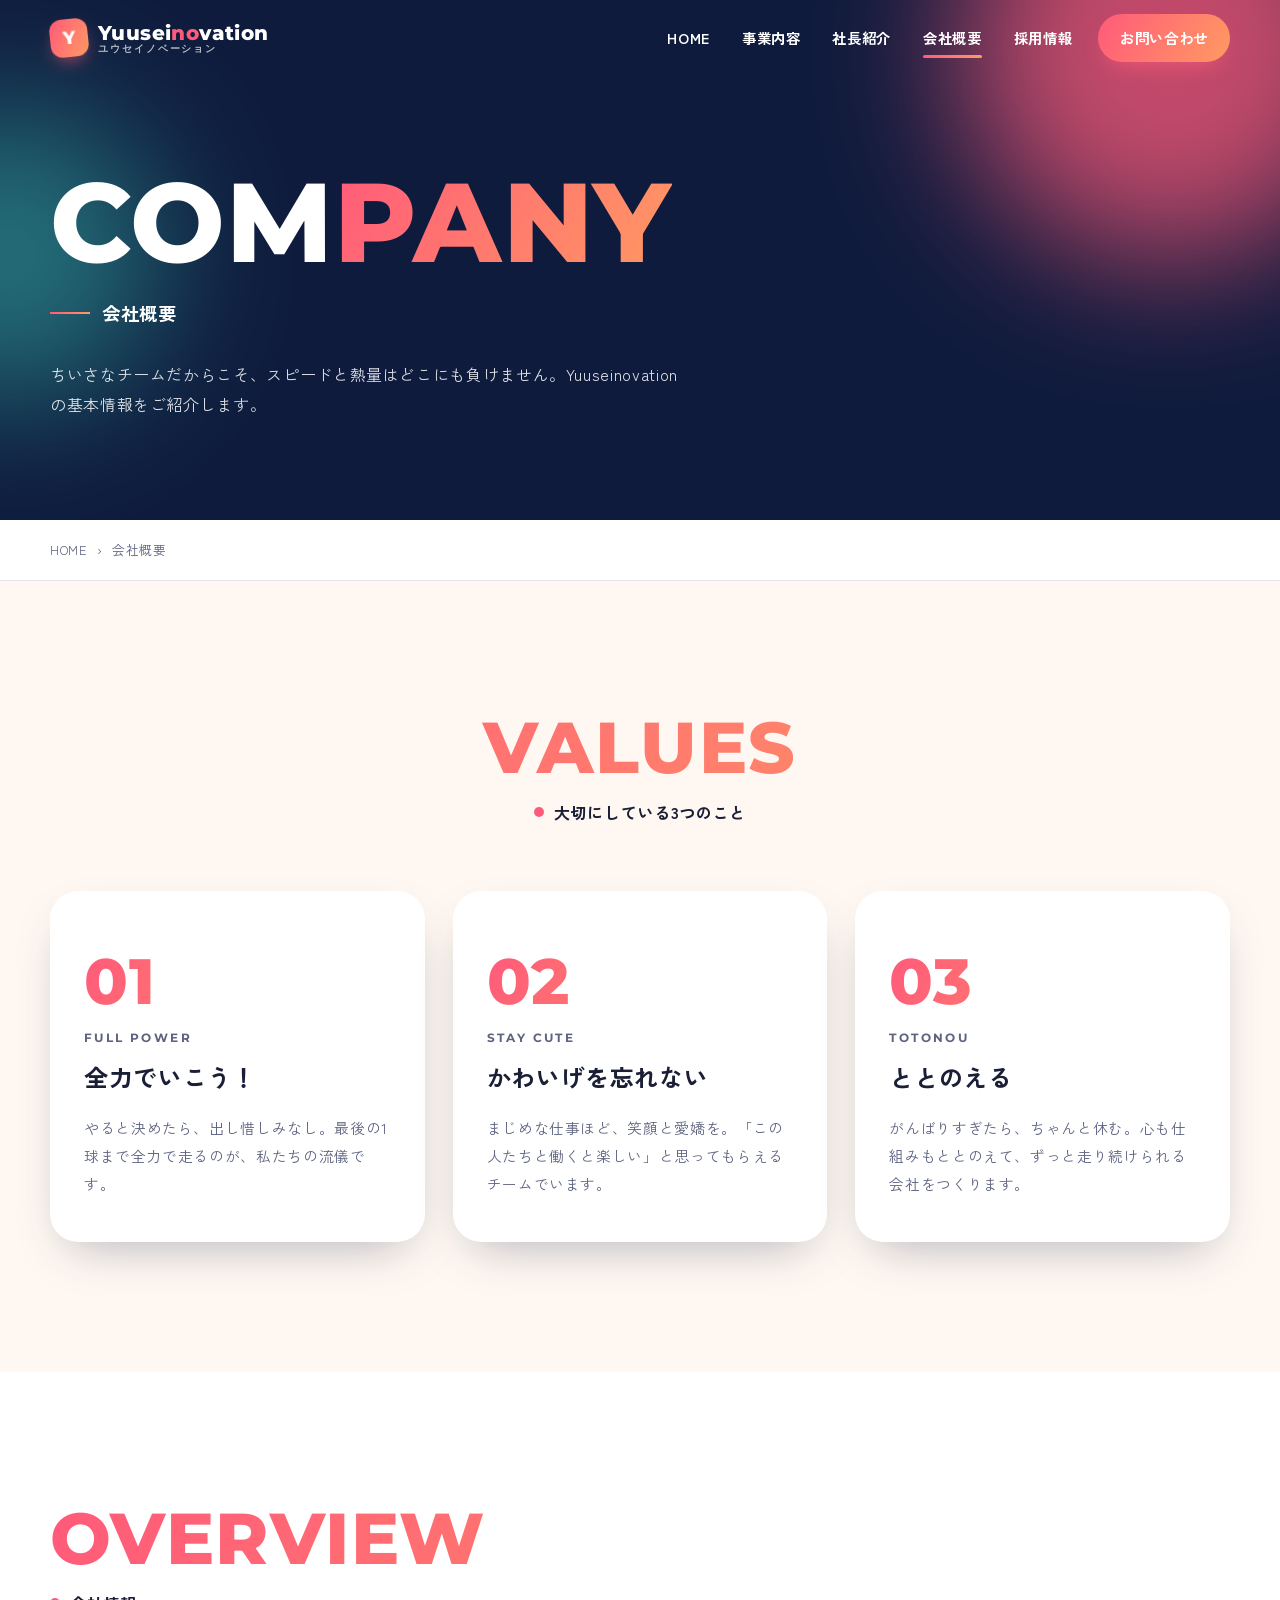
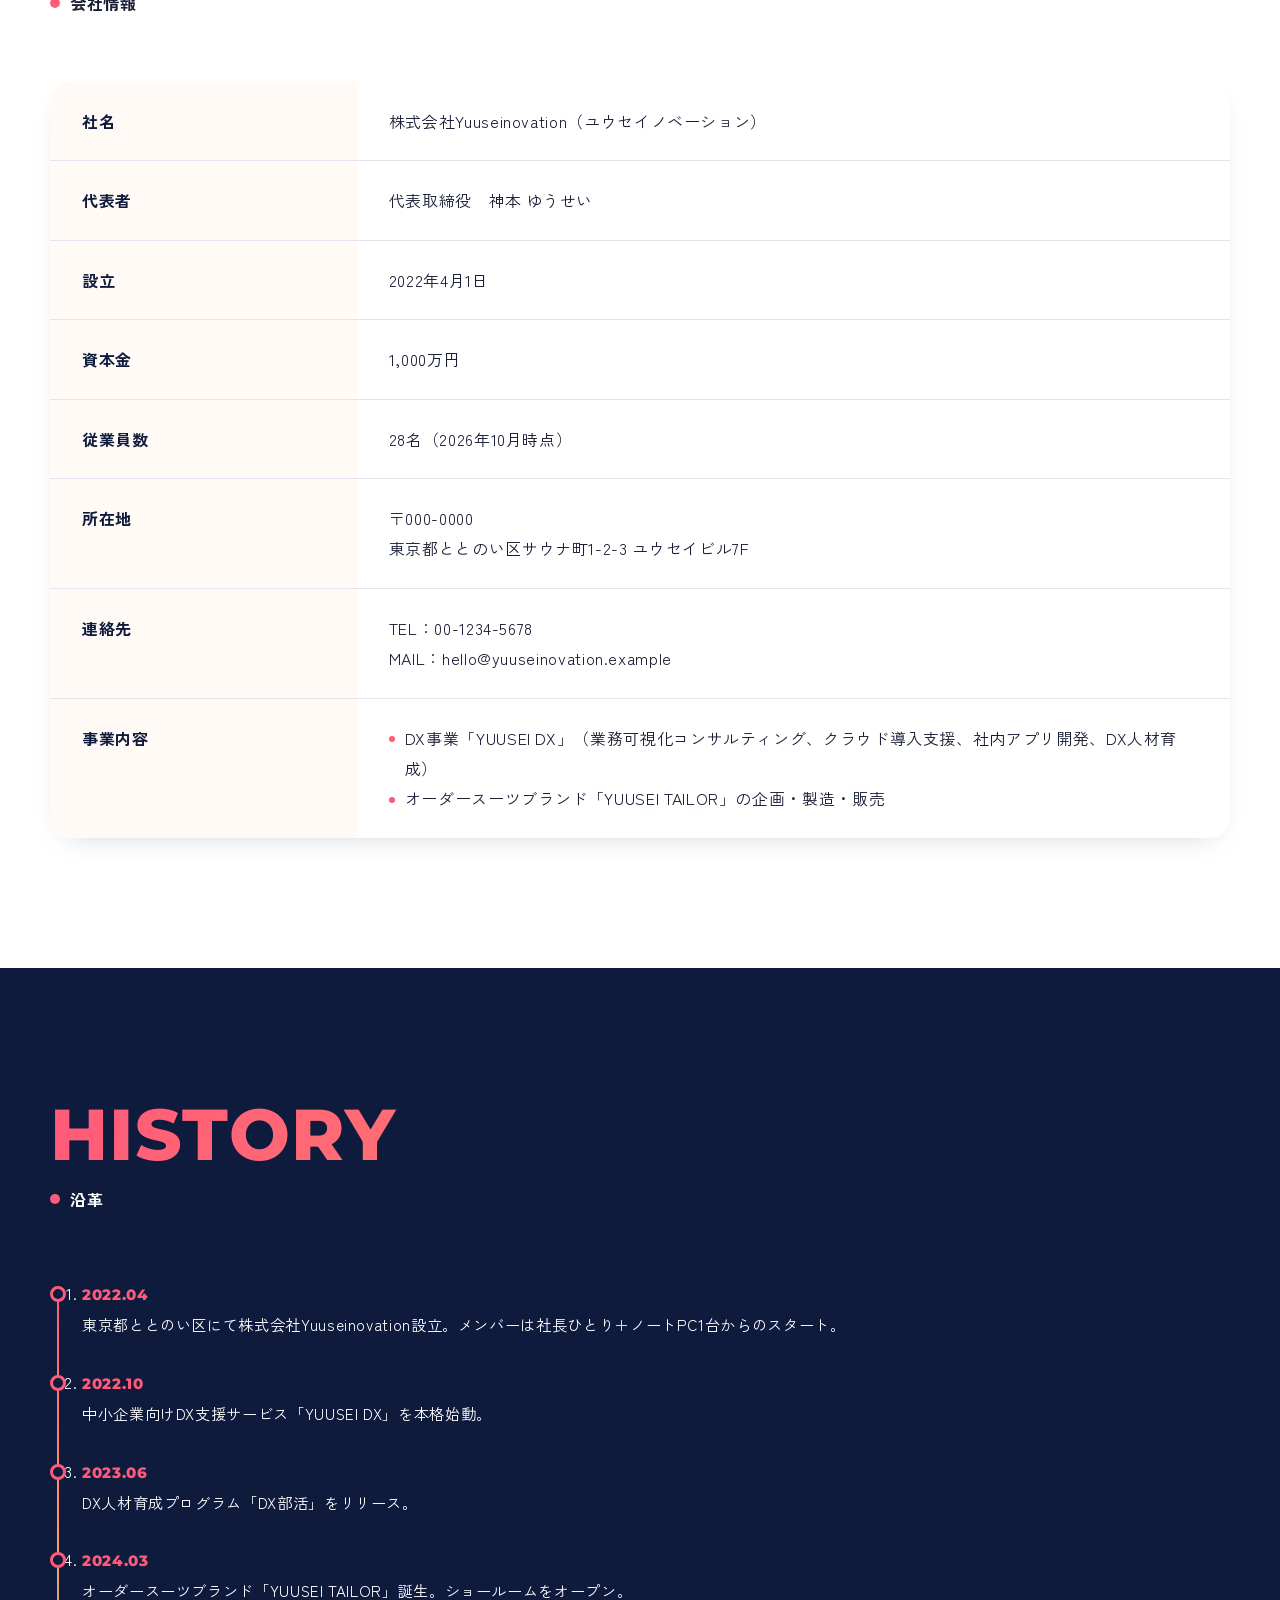
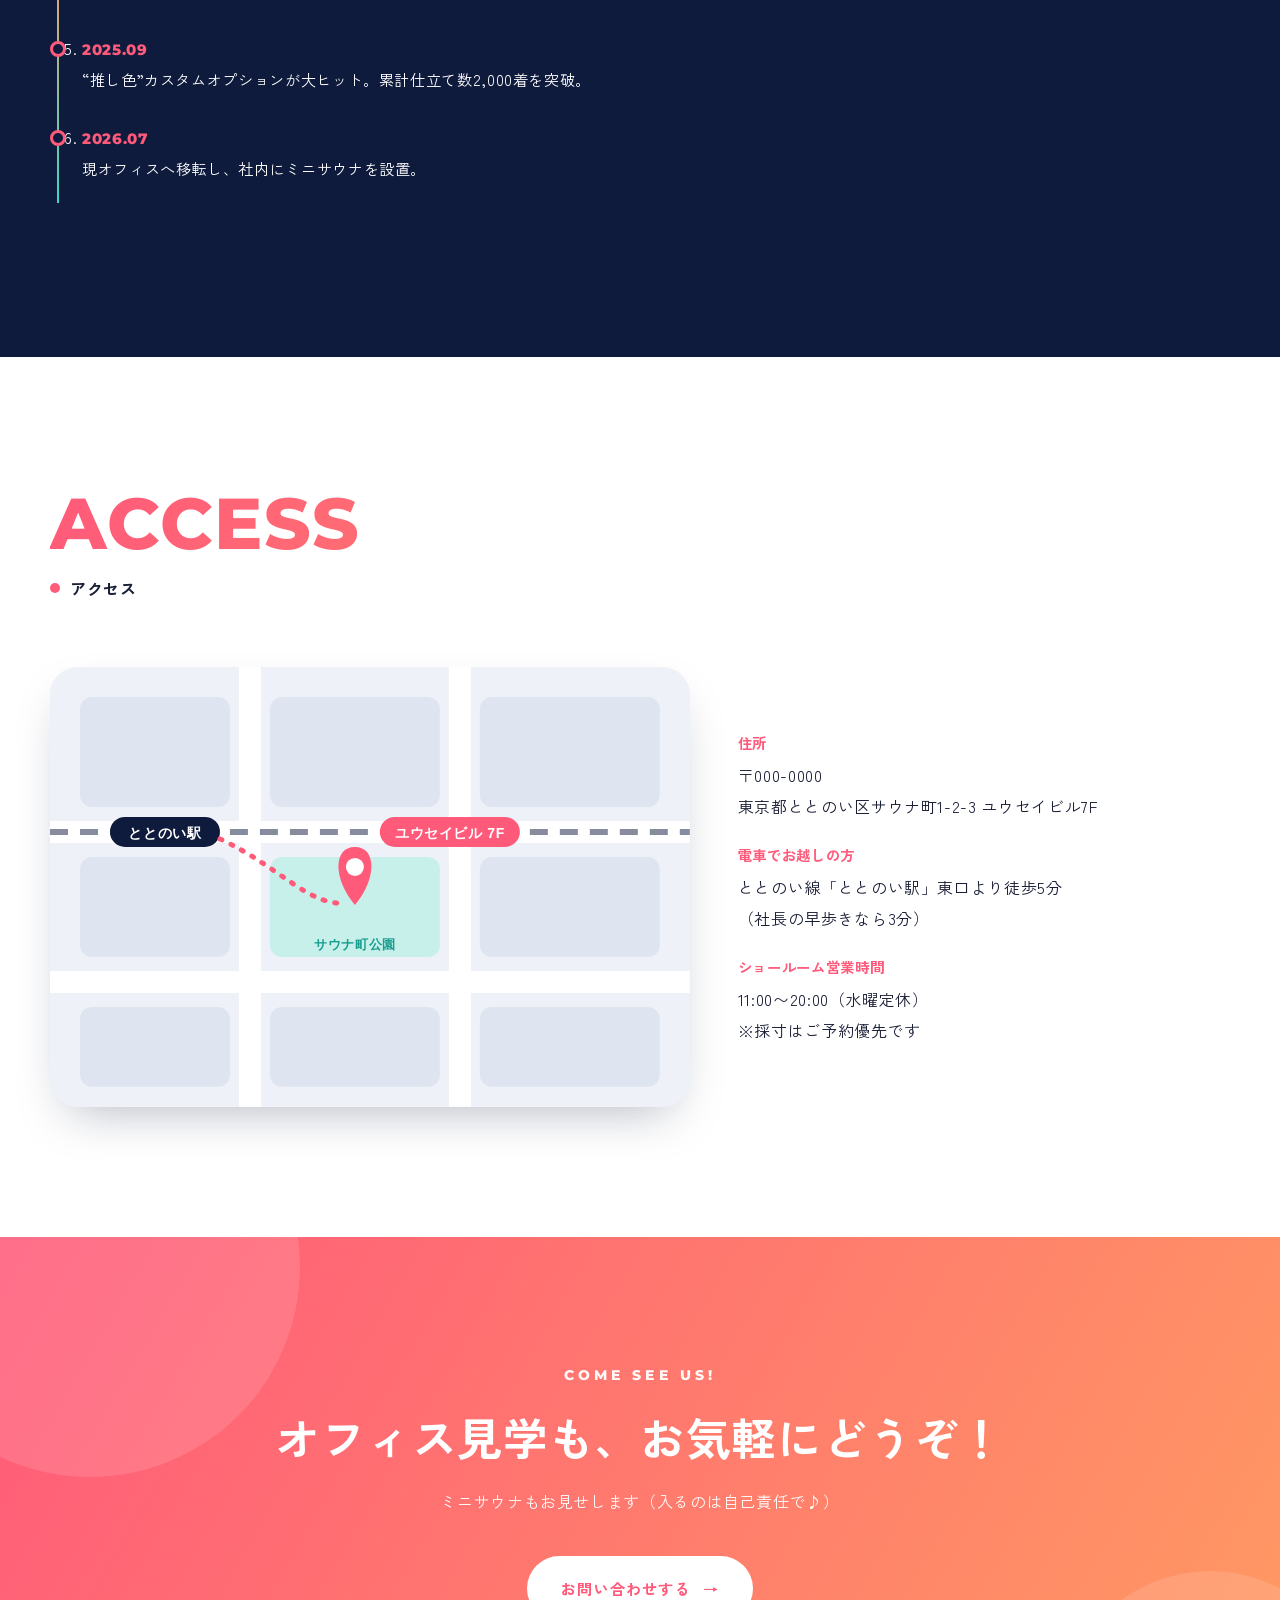
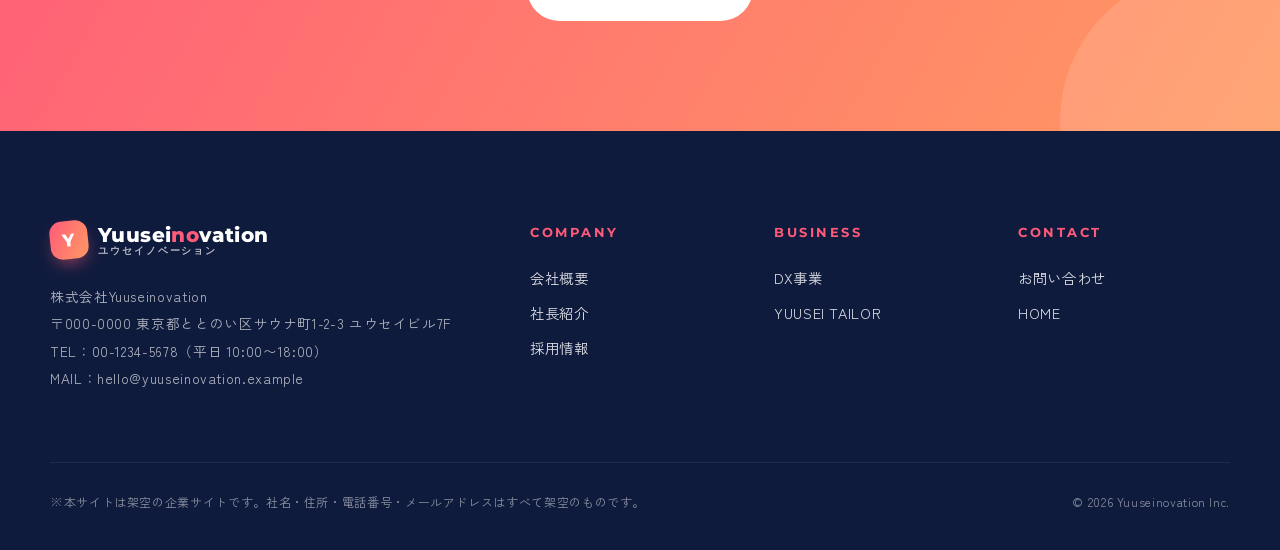
<file: company.html>
<!DOCTYPE html>
<html lang="ja">
<head>
  <meta charset="UTF-8">
  <meta name="viewport" content="width=device-width, initial-scale=1">
  <title>会社概要｜株式会社Yuuseinovation</title>
  <meta name="description" content="株式会社Yuuseinovationの会社概要、大切にしている3つのバリュー、沿革、アクセス情報です。">
  <meta property="og:title" content="会社概要｜株式会社Yuuseinovation">
  <meta property="og:description" content="株式会社Yuuseinovationの会社概要、大切にしている3つのバリュー、沿革、アクセス情報です。">
  <meta property="og:type" content="website">
  <meta name="theme-color" content="#0f1b3d">
  <link rel="icon" href="images/favicon.svg" type="image/svg+xml">
  <link rel="preconnect" href="https://fonts.googleapis.com">
  <link rel="preconnect" href="https://fonts.gstatic.com" crossorigin>
  <link href="https://fonts.googleapis.com/css2?family=Montserrat:wght@600;700;800&family=Zen+Kaku+Gothic+New:wght@400;500;700;900&display=swap" rel="stylesheet">
  <link rel="stylesheet" href="css/style.css">
</head>
<body>
  <a class="skip-link" href="#main">本文へスキップ</a>

  <header class="site-header">
    <div class="container">
      <a class="logo" href="index.html" aria-label="株式会社Yuuseinovation トップへ">
        <span class="logo-mark">Y</span>
        <span class="logo-text">Yuusei<em>no</em>vation<small>ユウセイノベーション</small></span>
      </a>
      <button class="nav-toggle" type="button" aria-expanded="false" aria-controls="global-nav" aria-label="メニューを開く">
        <span></span><span></span><span></span>
      </button>
      <nav class="global-nav" id="global-nav" aria-label="グローバルナビゲーション">
        <ul>
          <li><a href="index.html">HOME</a></li>
          <li><a href="business.html">事業内容</a></li>
          <li><a href="president.html">社長紹介</a></li>
          <li><a href="company.html" aria-current="page">会社概要</a></li>
          <li><a href="recruit.html">採用情報</a></li>
          <li class="nav-cta"><a href="contact.html">お問い合わせ</a></li>
        </ul>
      </nav>
    </div>
  </header>

  <main id="main">
    <section class="page-hero">
      <div class="hero-bg" aria-hidden="true"><span class="blob blob-1"></span><span class="blob blob-3"></span></div>
      <div class="container">
        <p class="en">COM<span>PANY</span></p>
        <h1>会社概要</h1>
        <p class="lead">ちいさなチームだからこそ、スピードと熱量はどこにも負けません。Yuuseinovationの基本情報をご紹介します。</p>
      </div>
    </section>
    <nav class="breadcrumb" aria-label="パンくずリスト">
      <div class="container"><ol><li><a href="index.html">HOME</a></li><li aria-current="page">会社概要</li></ol></div>
    </nav>

    <section class="section section-cream">
      <div class="container">
        <div class="section-head center reveal">
          <p class="section-en">VALUES</p>
          <h2 class="section-title">大切にしている3つのこと</h2>
        </div>
        <ul class="values">
          <li class="value reveal">
            <p class="no">01</p>
            <p class="en">FULL POWER</p>
            <h3>全力でいこう！</h3>
            <p>やると決めたら、出し惜しみなし。最後の1球まで全力で走るのが、私たちの流儀です。</p>
          </li>
          <li class="value reveal reveal-d1">
            <p class="no">02</p>
            <p class="en">STAY CUTE</p>
            <h3>かわいげを忘れない</h3>
            <p>まじめな仕事ほど、笑顔と愛嬌を。「この人たちと働くと楽しい」と思ってもらえるチームでいます。</p>
          </li>
          <li class="value reveal reveal-d2">
            <p class="no">03</p>
            <p class="en">TOTONOU</p>
            <h3>ととのえる</h3>
            <p>がんばりすぎたら、ちゃんと休む。心も仕組みもととのえて、ずっと走り続けられる会社をつくります。</p>
          </li>
        </ul>
      </div>
    </section>

    <section class="section">
      <div class="container">
        <div class="section-head reveal">
          <p class="section-en">OVERVIEW</p>
          <h2 class="section-title">会社情報</h2>
        </div>
        <table class="info-table reveal">
          <tbody>
            <tr><th>社名</th><td>株式会社Yuuseinovation（ユウセイノベーション）</td></tr>
            <tr><th>代表者</th><td>代表取締役　神本 ゆうせい</td></tr>
            <tr><th>設立</th><td>2022年4月1日</td></tr>
            <tr><th>資本金</th><td>1,000万円</td></tr>
            <tr><th>従業員数</th><td>28名（2026年10月時点）</td></tr>
            <tr><th>所在地</th><td>〒000-0000<br>東京都ととのい区サウナ町1-2-3 ユウセイビル7F</td></tr>
            <tr><th>連絡先</th><td>TEL：00-1234-5678<br>MAIL：hello@yuuseinovation.example</td></tr>
            <tr><th>事業内容</th><td>
              <ul>
                <li>DX事業「YUUSEI DX」（業務可視化コンサルティング、クラウド導入支援、社内アプリ開発、DX人材育成）</li>
                <li>オーダースーツブランド「YUUSEI TAILOR」の企画・製造・販売</li>
              </ul>
            </td></tr>
          </tbody>
        </table>
      </div>
    </section>

    <section class="section section-navy">
      <div class="container">
        <div class="section-head reveal">
          <p class="section-en">HISTORY</p>
          <h2 class="section-title">沿革</h2>
        </div>
        <ol class="timeline reveal">
          <li><p class="year">2022.04</p><p>東京都ととのい区にて株式会社Yuuseinovation設立。メンバーは社長ひとり＋ノートPC1台からのスタート。</p></li>
          <li><p class="year">2022.10</p><p>中小企業向けDX支援サービス「YUUSEI DX」を本格始動。</p></li>
          <li><p class="year">2023.06</p><p>DX人材育成プログラム「DX部活」をリリース。</p></li>
          <li><p class="year">2024.03</p><p>オーダースーツブランド「YUUSEI TAILOR」誕生。ショールームをオープン。</p></li>
          <li><p class="year">2025.09</p><p>“推し色”カスタムオプションが大ヒット。累計仕立て数2,000着を突破。</p></li>
          <li><p class="year">2026.07</p><p>現オフィスへ移転し、社内にミニサウナを設置。</p></li>
        </ol>
      </div>
    </section>

    <section class="section">
      <div class="container">
        <div class="section-head reveal">
          <p class="section-en">ACCESS</p>
          <h2 class="section-title">アクセス</h2>
        </div>
        <div class="access">
          <div class="map reveal" role="img" aria-label="ととのい駅からユウセイビルまでの案内図（イメージ）">
            <svg viewBox="0 0 640 440" aria-hidden="true">
              <rect width="640" height="440" fill="#eef1f7"/>
              <g fill="#dfe5f0">
                <rect x="30" y="30" width="150" height="110" rx="12"/><rect x="220" y="30" width="170" height="110" rx="12"/><rect x="430" y="30" width="180" height="110" rx="12"/>
                <rect x="30" y="190" width="150" height="100" rx="12"/><rect x="430" y="190" width="180" height="100" rx="12"/>
                <rect x="30" y="340" width="150" height="80" rx="12"/><rect x="220" y="340" width="170" height="80" rx="12"/><rect x="430" y="340" width="180" height="80" rx="12"/>
              </g>
              <rect x="220" y="190" width="170" height="100" rx="12" fill="#c8f0ea"/>
              <path d="M0 165 H640 M0 315 H640 M200 0 V440 M410 0 V440" stroke="#fff" stroke-width="22"/>
              <path d="M0 165 H640" stroke="#0f1b3d" stroke-width="6" stroke-dasharray="18 12" opacity=".5"/>
              <rect x="60" y="150" width="110" height="30" rx="15" fill="#0f1b3d"/>
              <text x="115" y="171" text-anchor="middle" fill="#fff" font-size="14" font-weight="700" font-family="sans-serif">ととのい駅</text>
              <path d="M170 172 C 230 200, 260 240, 296 236" stroke="#ff5a7a" stroke-width="5" fill="none" stroke-dasharray="2 10" stroke-linecap="round"/>
              <text x="305" y="282" text-anchor="middle" fill="#1a9e8f" font-size="13" font-weight="700" font-family="sans-serif">サウナ町公園</text>
              <g transform="translate(305 238)">
                <path d="M0 0 C -22 -26, -22 -58, 0 -58 C 22 -58, 22 -26, 0 0 Z" fill="#ff5a7a"/>
                <circle cx="0" cy="-38" r="9" fill="#fff"/>
              </g>
              <rect x="330" y="150" width="140" height="30" rx="15" fill="#ff5a7a"/>
              <text x="400" y="171" text-anchor="middle" fill="#fff" font-size="14" font-weight="700" font-family="sans-serif">ユウセイビル 7F</text>
            </svg>
          </div>
          <dl class="reveal reveal-d1">
            <dt>住所</dt><dd>〒000-0000<br>東京都ととのい区サウナ町1-2-3 ユウセイビル7F</dd>
            <dt>電車でお越しの方</dt><dd>ととのい線「ととのい駅」東口より徒歩5分<br>（社長の早歩きなら3分）</dd>
            <dt>ショールーム営業時間</dt><dd>11:00〜20:00（水曜定休）<br>※採寸はご予約優先です</dd>
          </dl>
        </div>
      </div>
    </section>

    <section class="cta-band">
      <div class="container">
        <p class="en">COME SEE US!</p>
        <h2>オフィス見学も、<br class="sp-only">お気軽にどうぞ！</h2>
        <p>ミニサウナもお見せします（入るのは自己責任で♪）</p>
        <div class="actions">
          <a class="btn btn-white" href="contact.html">お問い合わせする <span class="arrow">→</span></a>
        </div>
      </div>
    </section>
  </main>

  <footer class="site-footer">
    <div class="container">
      <div class="footer-top">
        <div>
          <a class="logo" href="index.html">
            <span class="logo-mark">Y</span>
            <span class="logo-text">Yuusei<em>no</em>vation<small>ユウセイノベーション</small></span>
          </a>
          <p class="footer-info">
            株式会社Yuuseinovation<br>
            〒000-0000 東京都ととのい区サウナ町1-2-3 ユウセイビル7F<br>
            TEL：00-1234-5678（平日 10:00〜18:00）<br>
            MAIL：hello@yuuseinovation.example
          </p>
        </div>
        <div class="footer-nav">
          <div>
            <h4>COMPANY</h4>
            <ul>
              <li><a href="company.html">会社概要</a></li>
              <li><a href="president.html">社長紹介</a></li>
              <li><a href="recruit.html">採用情報</a></li>
            </ul>
          </div>
          <div>
            <h4>BUSINESS</h4>
            <ul>
              <li><a href="business.html#dx">DX事業</a></li>
              <li><a href="business.html#tailor">YUUSEI TAILOR</a></li>
            </ul>
          </div>
          <div>
            <h4>CONTACT</h4>
            <ul>
              <li><a href="contact.html">お問い合わせ</a></li>
              <li><a href="index.html">HOME</a></li>
            </ul>
          </div>
        </div>
      </div>
      <div class="footer-bottom">
        <p class="note">※本サイトは架空の企業サイトです。社名・住所・電話番号・メールアドレスはすべて架空のものです。</p>
        <p>&copy; <span data-year>2026</span> Yuuseinovation Inc.</p>
      </div>
    </div>
  </footer>

  <button class="to-top" type="button" aria-label="ページの先頭へ戻る">↑</button>
  <script src="js/main.js"></script>
</body>
</html>
</file>
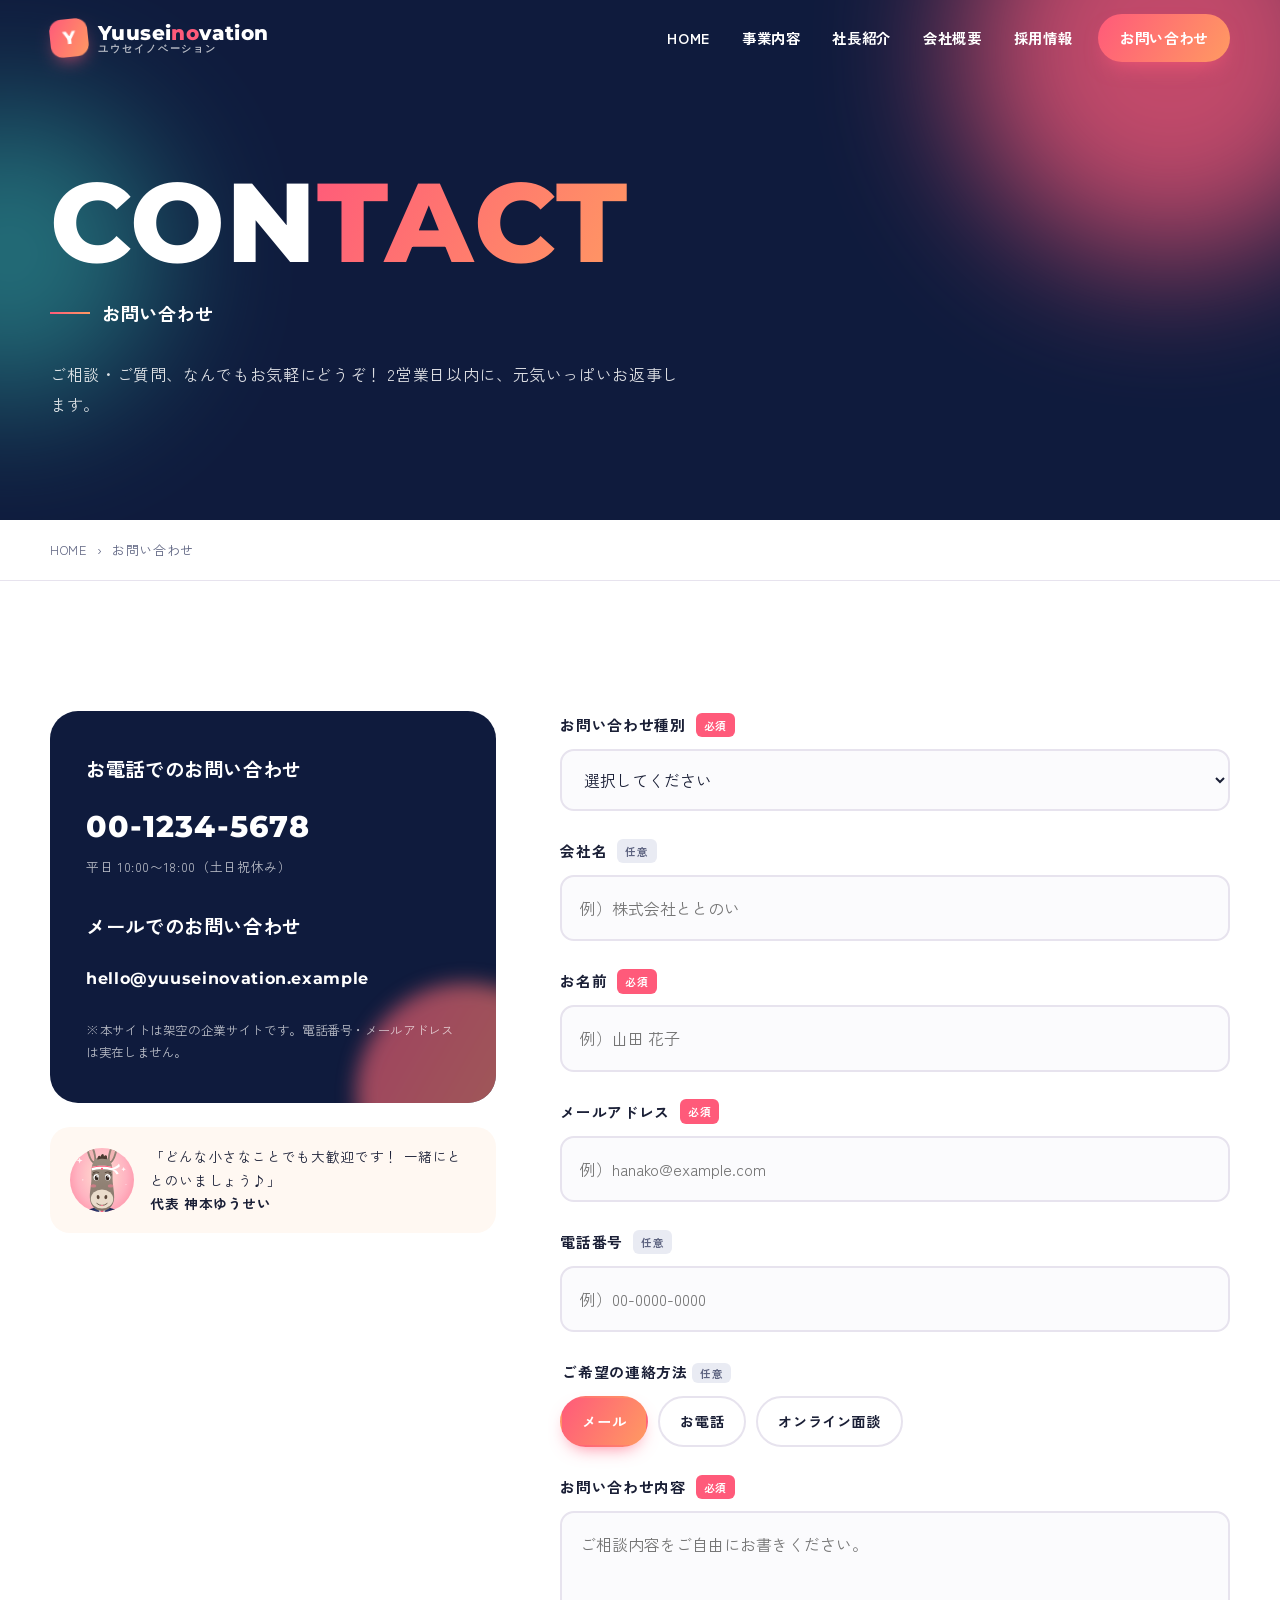
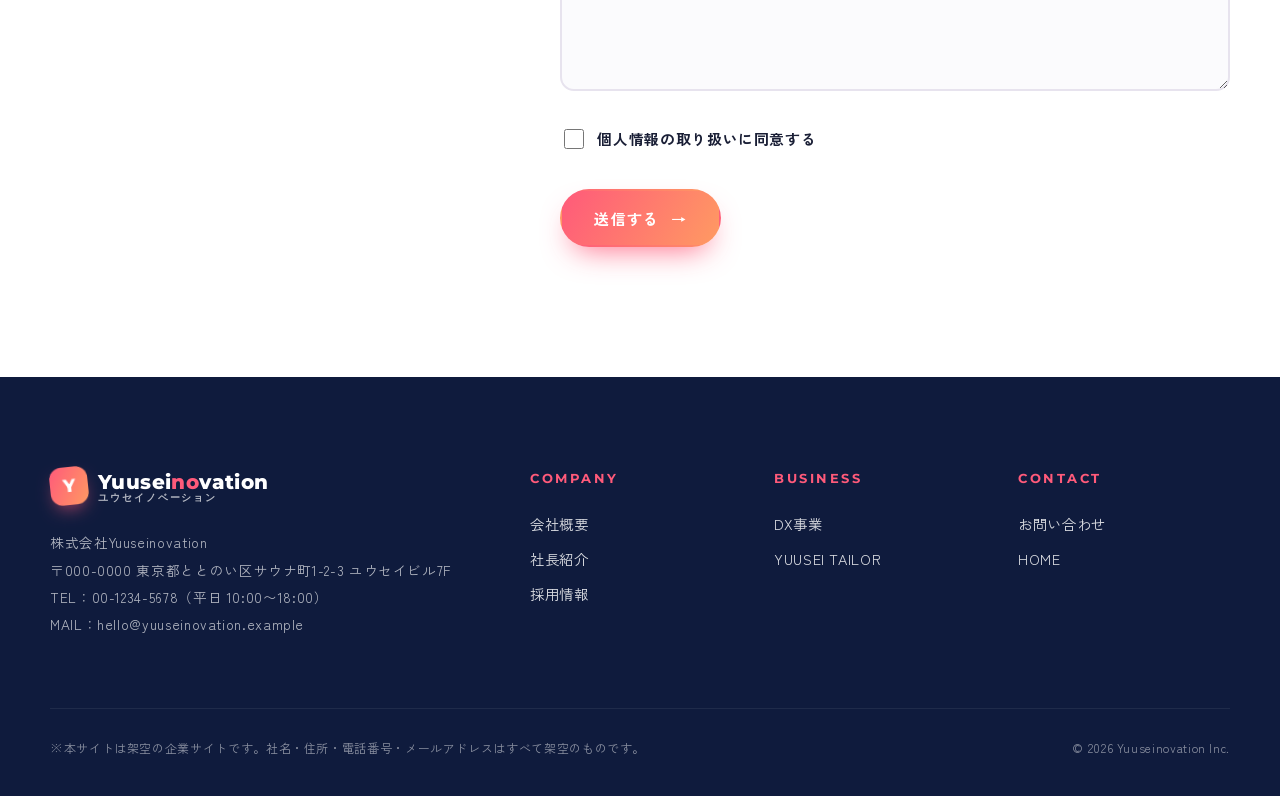
<file: contact.html>
<!DOCTYPE html>
<html lang="ja">
<head>
  <meta charset="UTF-8">
  <meta name="viewport" content="width=device-width, initial-scale=1">
  <title>お問い合わせ｜株式会社Yuuseinovation</title>
  <meta name="description" content="株式会社Yuuseinovationへのお問い合わせはこちら。DXのご相談、オーダースーツのご予約、採用へのエントリーなどお気軽にどうぞ。">
  <meta property="og:title" content="お問い合わせ｜株式会社Yuuseinovation">
  <meta property="og:description" content="株式会社Yuuseinovationへのお問い合わせはこちら。DXのご相談、オーダースーツのご予約、採用へのエントリーなどお気軽にどうぞ。">
  <meta property="og:type" content="website">
  <meta name="theme-color" content="#0f1b3d">
  <link rel="icon" href="images/favicon.svg" type="image/svg+xml">
  <link rel="preconnect" href="https://fonts.googleapis.com">
  <link rel="preconnect" href="https://fonts.gstatic.com" crossorigin>
  <link href="https://fonts.googleapis.com/css2?family=Montserrat:wght@600;700;800&family=Zen+Kaku+Gothic+New:wght@400;500;700;900&display=swap" rel="stylesheet">
  <link rel="stylesheet" href="css/style.css">
</head>
<body>
  <a class="skip-link" href="#main">本文へスキップ</a>

  <header class="site-header">
    <div class="container">
      <a class="logo" href="index.html" aria-label="株式会社Yuuseinovation トップへ">
        <span class="logo-mark">Y</span>
        <span class="logo-text">Yuusei<em>no</em>vation<small>ユウセイノベーション</small></span>
      </a>
      <button class="nav-toggle" type="button" aria-expanded="false" aria-controls="global-nav" aria-label="メニューを開く">
        <span></span><span></span><span></span>
      </button>
      <nav class="global-nav" id="global-nav" aria-label="グローバルナビゲーション">
        <ul>
          <li><a href="index.html">HOME</a></li>
          <li><a href="business.html">事業内容</a></li>
          <li><a href="president.html">社長紹介</a></li>
          <li><a href="company.html">会社概要</a></li>
          <li><a href="recruit.html">採用情報</a></li>
          <li class="nav-cta"><a href="contact.html" aria-current="page">お問い合わせ</a></li>
        </ul>
      </nav>
    </div>
  </header>

  <main id="main">
    <section class="page-hero">
      <div class="hero-bg" aria-hidden="true"><span class="blob blob-1"></span><span class="blob blob-3"></span></div>
      <div class="container">
        <p class="en">CON<span>TACT</span></p>
        <h1>お問い合わせ</h1>
        <p class="lead">ご相談・ご質問、なんでもお気軽にどうぞ！ 2営業日以内に、元気いっぱいお返事します。</p>
      </div>
    </section>
    <nav class="breadcrumb" aria-label="パンくずリスト">
      <div class="container"><ol><li><a href="index.html">HOME</a></li><li aria-current="page">お問い合わせ</li></ol></div>
    </nav>

    <section class="section">
      <div class="container">
        <div class="contact-wrap">
          <aside class="contact-side reveal">
            <div class="contact-card">
              <h3>お電話でのお問い合わせ</h3>
              <p class="tel">00-1234-5678</p>
              <p class="hours">平日 10:00〜18:00（土日祝休み）</p>
              <h3 style="margin-top:28px">メールでのお問い合わせ</h3>
              <p class="mail">hello@yuuseinovation.example</p>
              <p class="note">※本サイトは架空の企業サイトです。電話番号・メールアドレスは実在しません。</p>
            </div>
            <div class="contact-ceo">
              <img src="images/president.svg" alt="" width="64" height="64">
              <p>「どんな小さなことでも大歓迎です！ 一緒にととのいましょう♪」<br><b>代表 神本ゆうせい</b></p>
            </div>
          </aside>

          <div class="form-wrap reveal reveal-d1">
            <form class="form" id="contact-form" novalidate>
              <div class="field">
                <label for="category">お問い合わせ種別 <span class="req">必須</span></label>
                <select id="category" name="category" required>
                  <option value="">選択してください</option>
                  <option>DX事業について</option>
                  <option>YUUSEI TAILOR（採寸予約など）</option>
                  <option>採用・エントリー</option>
                  <option>取材・その他</option>
                </select>
                <p class="error">お問い合わせ種別を選んでくださいね！</p>
              </div>
              <div class="field">
                <label for="company">会社名 <span class="opt">任意</span></label>
                <input type="text" id="company" name="company" autocomplete="organization" placeholder="例）株式会社ととのい">
              </div>
              <div class="field">
                <label for="name">お名前 <span class="req">必須</span></label>
                <input type="text" id="name" name="name" autocomplete="name" placeholder="例）山田 花子" required>
                <p class="error">お名前を教えてください！</p>
              </div>
              <div class="field">
                <label for="email">メールアドレス <span class="req">必須</span></label>
                <input type="email" id="email" name="email" autocomplete="email" placeholder="例）hanako@example.com" required>
                <p class="error">メールアドレスの形式をご確認ください。</p>
              </div>
              <div class="field">
                <label for="tel">電話番号 <span class="opt">任意</span></label>
                <input type="tel" id="tel" name="tel" autocomplete="tel" placeholder="例）00-0000-0000">
              </div>
              <fieldset class="field" style="border:0;padding:0;margin:0">
                <legend style="font-weight:700;font-size:.92rem;margin-bottom:10px">ご希望の連絡方法 <span class="opt">任意</span></legend>
                <div class="radio-group">
                  <label><input type="radio" name="reply" value="mail" checked><span>メール</span></label>
                  <label><input type="radio" name="reply" value="tel"><span>お電話</span></label>
                  <label><input type="radio" name="reply" value="online"><span>オンライン面談</span></label>
                </div>
              </fieldset>
              <div class="field">
                <label for="message">お問い合わせ内容 <span class="req">必須</span></label>
                <textarea id="message" name="message" placeholder="ご相談内容をご自由にお書きください。" required></textarea>
                <p class="error">10文字以上でご入力ください。</p>
              </div>
              <div class="field">
                <label class="check"><input type="checkbox" name="agree"> 個人情報の取り扱いに同意する</label>
                <p class="error">ご同意をお願いします。</p>
              </div>
              <button class="btn btn-primary" type="submit">送信する <span class="arrow">→</span></button>
            </form>

            <div class="form-done" role="status">
              <p class="emoji" aria-hidden="true">🎉</p>
              <h3>ナイス送信！ ありがとうございます！</h3>
              <p>内容を確認して、2営業日以内にご連絡しますね。<br>（※デモサイトのため、実際には送信されていません）</p>
              <a class="btn btn-outline" href="index.html" style="margin-top:28px">トップへ戻る <span class="arrow">→</span></a>
            </div>
          </div>
        </div>
      </div>
    </section>
  </main>

  <footer class="site-footer">
    <div class="container">
      <div class="footer-top">
        <div>
          <a class="logo" href="index.html">
            <span class="logo-mark">Y</span>
            <span class="logo-text">Yuusei<em>no</em>vation<small>ユウセイノベーション</small></span>
          </a>
          <p class="footer-info">
            株式会社Yuuseinovation<br>
            〒000-0000 東京都ととのい区サウナ町1-2-3 ユウセイビル7F<br>
            TEL：00-1234-5678（平日 10:00〜18:00）<br>
            MAIL：hello@yuuseinovation.example
          </p>
        </div>
        <div class="footer-nav">
          <div>
            <h4>COMPANY</h4>
            <ul>
              <li><a href="company.html">会社概要</a></li>
              <li><a href="president.html">社長紹介</a></li>
              <li><a href="recruit.html">採用情報</a></li>
            </ul>
          </div>
          <div>
            <h4>BUSINESS</h4>
            <ul>
              <li><a href="business.html#dx">DX事業</a></li>
              <li><a href="business.html#tailor">YUUSEI TAILOR</a></li>
            </ul>
          </div>
          <div>
            <h4>CONTACT</h4>
            <ul>
              <li><a href="contact.html">お問い合わせ</a></li>
              <li><a href="index.html">HOME</a></li>
            </ul>
          </div>
        </div>
      </div>
      <div class="footer-bottom">
        <p class="note">※本サイトは架空の企業サイトです。社名・住所・電話番号・メールアドレスはすべて架空のものです。</p>
        <p>&copy; <span data-year>2026</span> Yuuseinovation Inc.</p>
      </div>
    </div>
  </footer>

  <button class="to-top" type="button" aria-label="ページの先頭へ戻る">↑</button>
  <script src="js/main.js"></script>
</body>
</html>
</file>
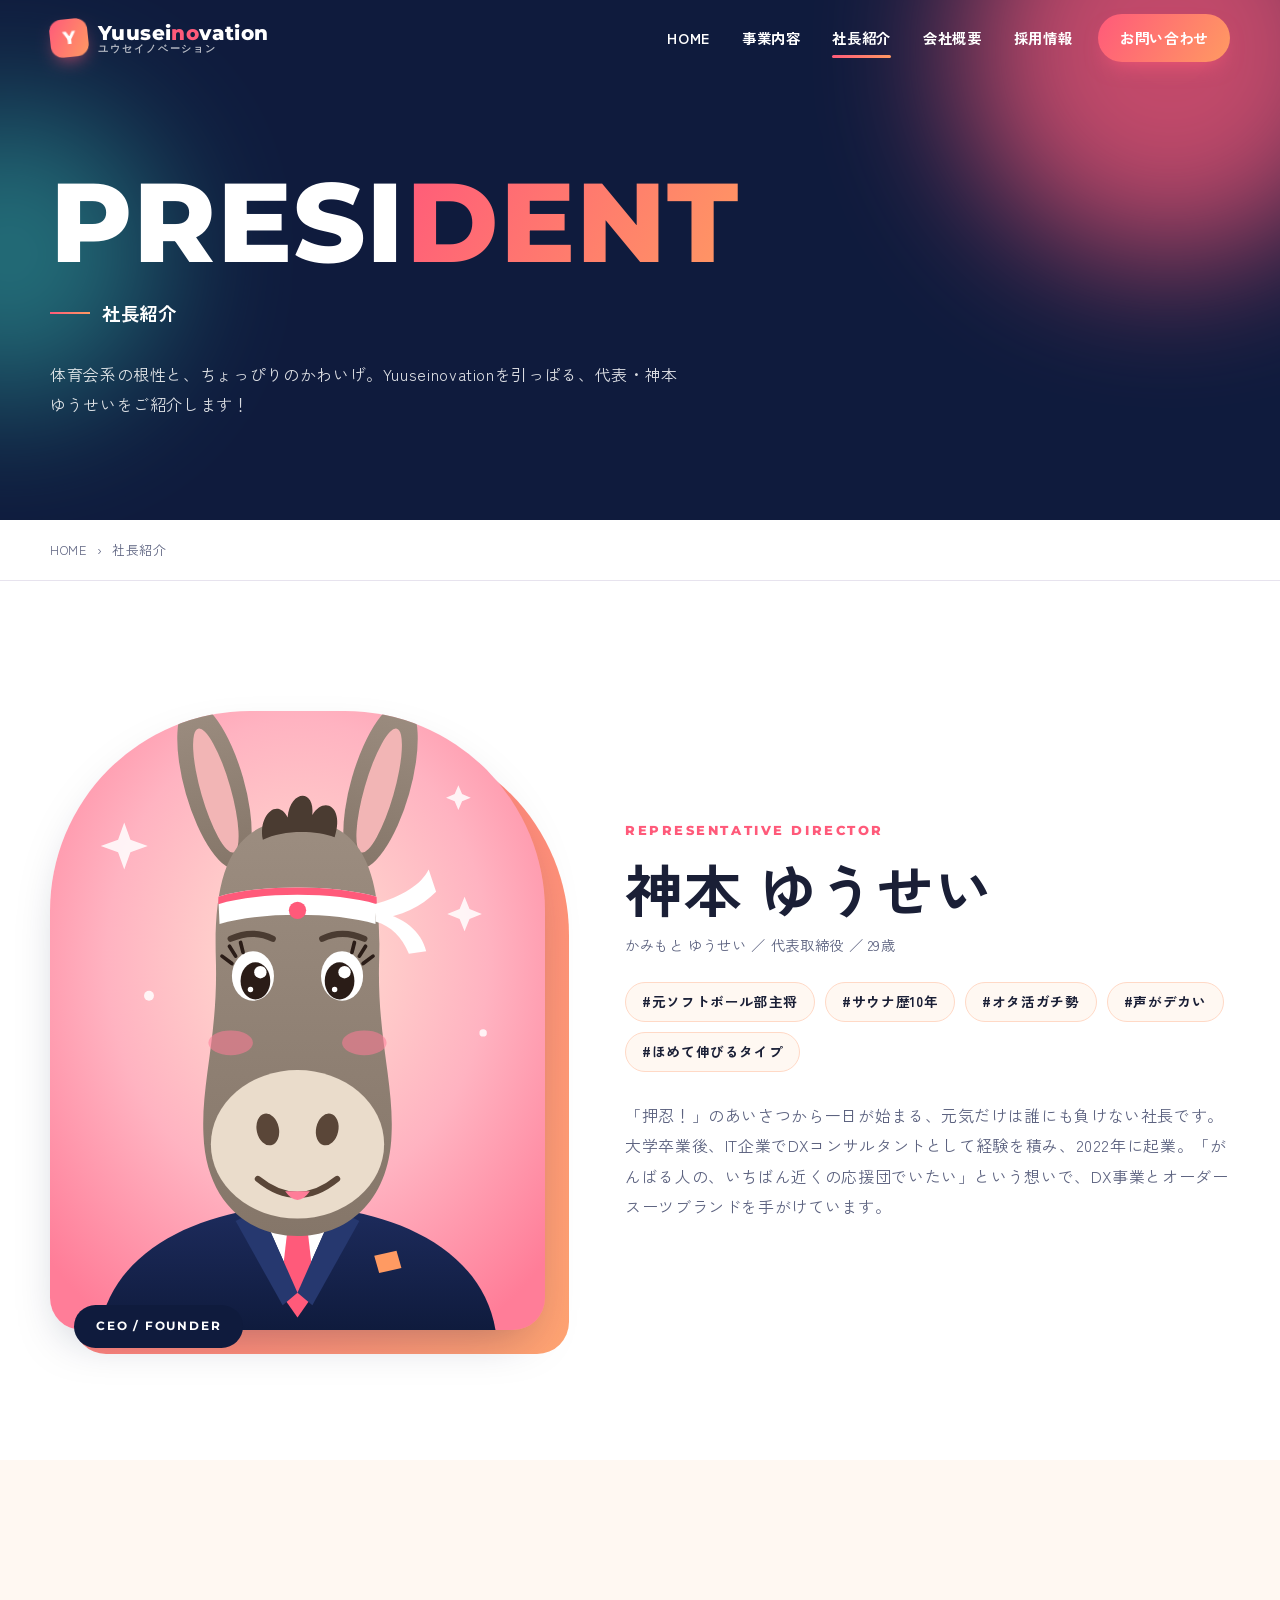
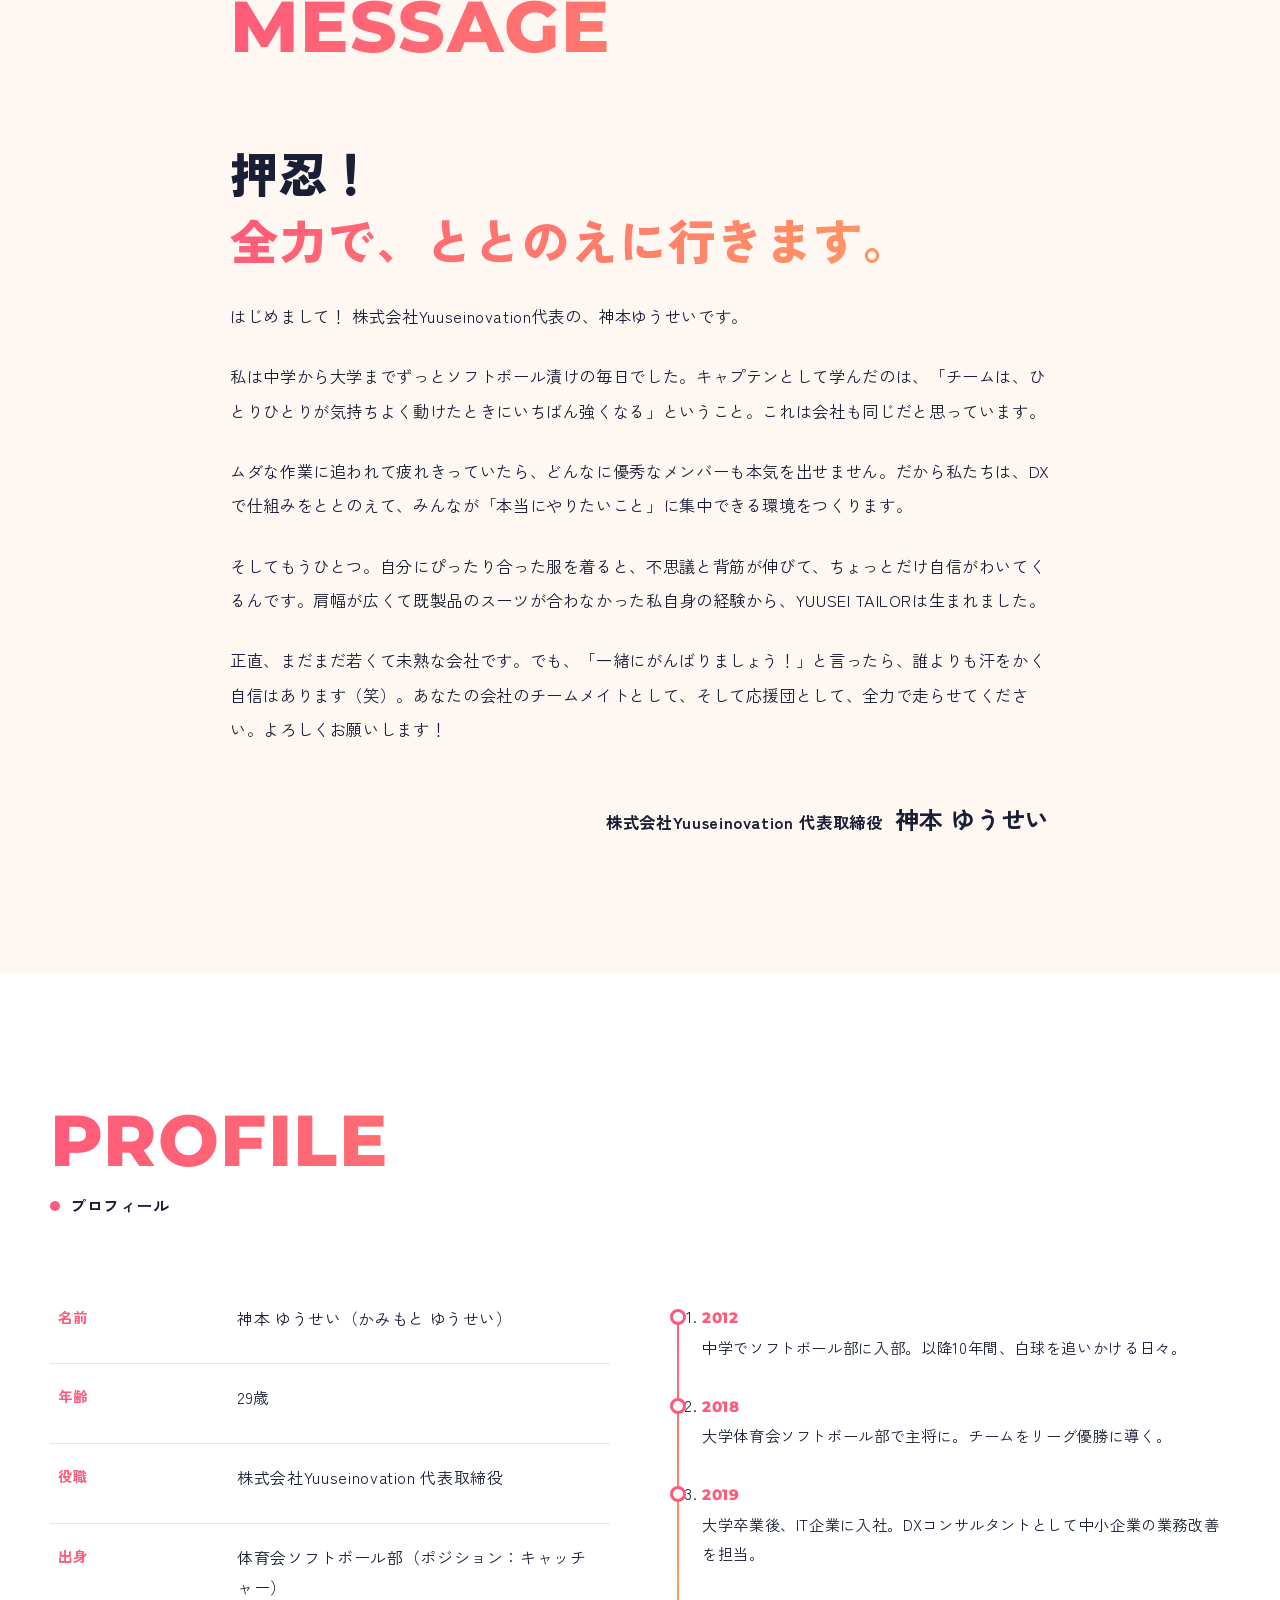
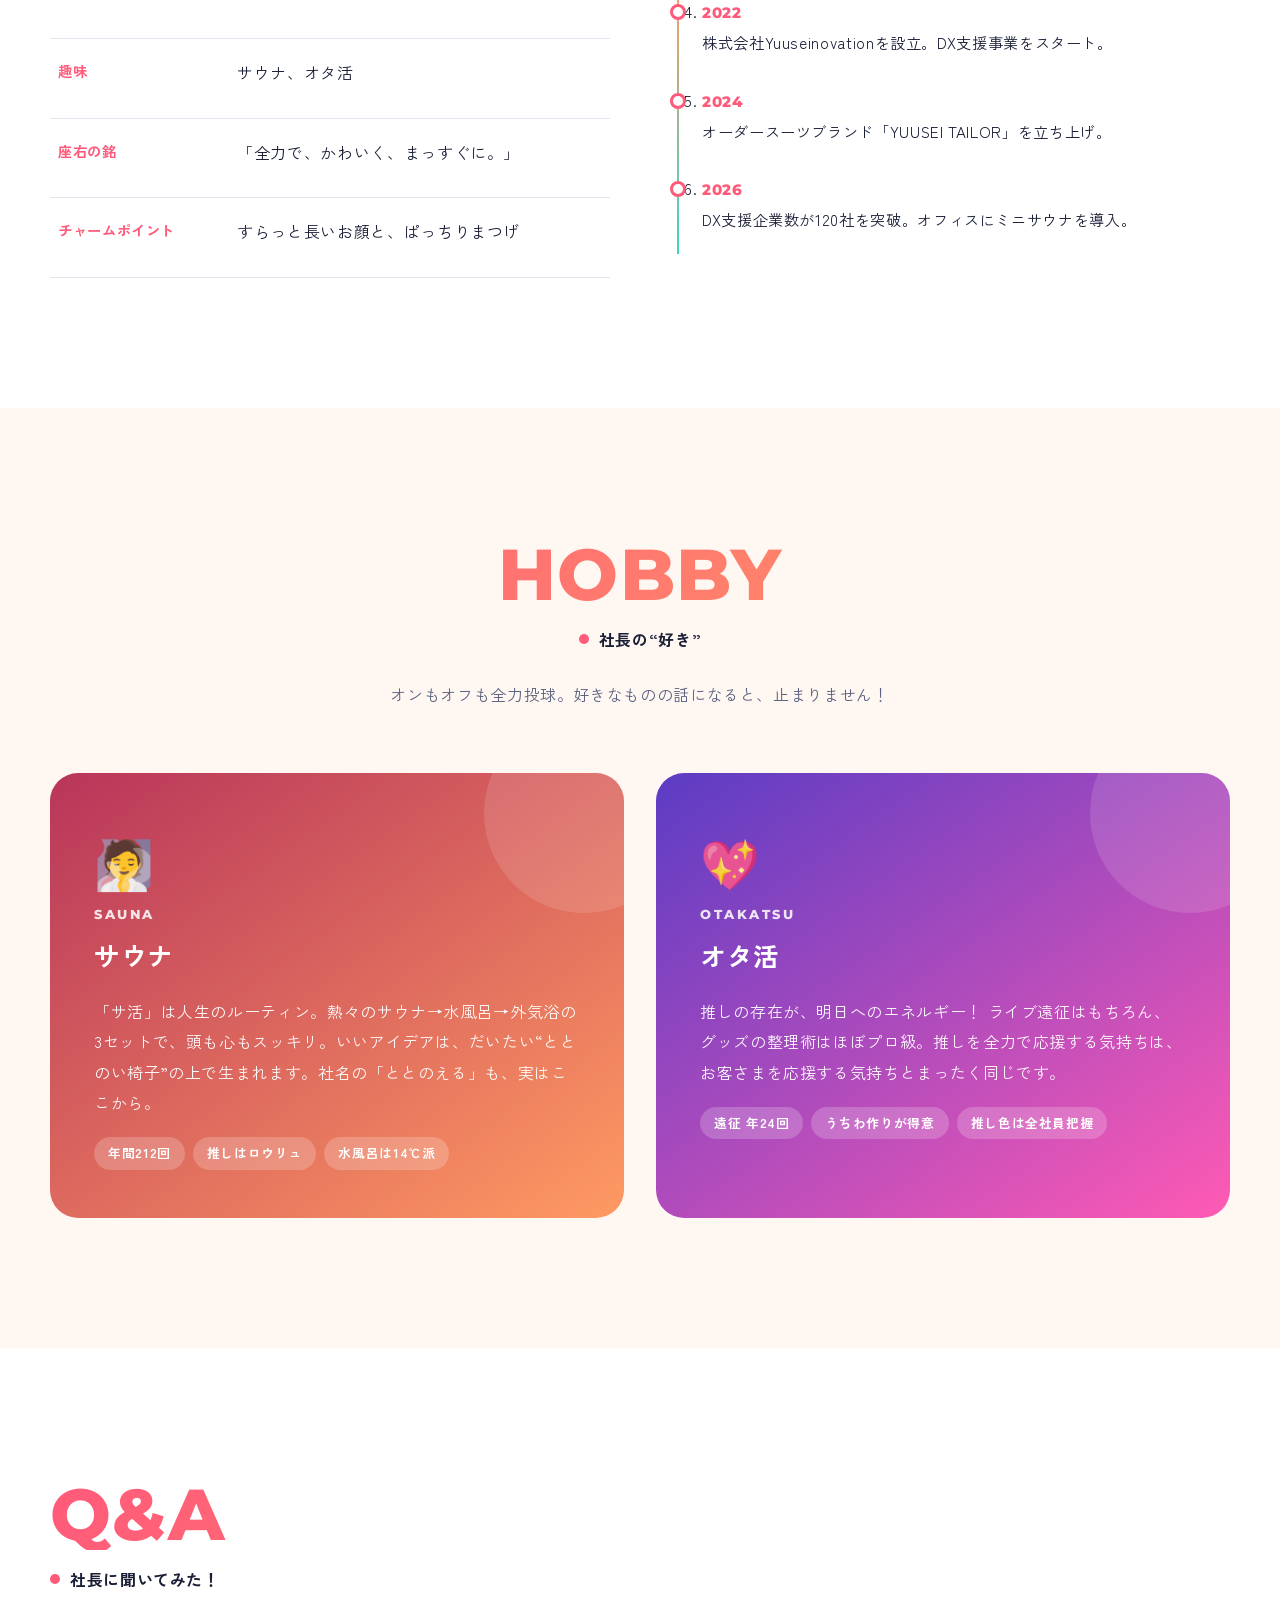
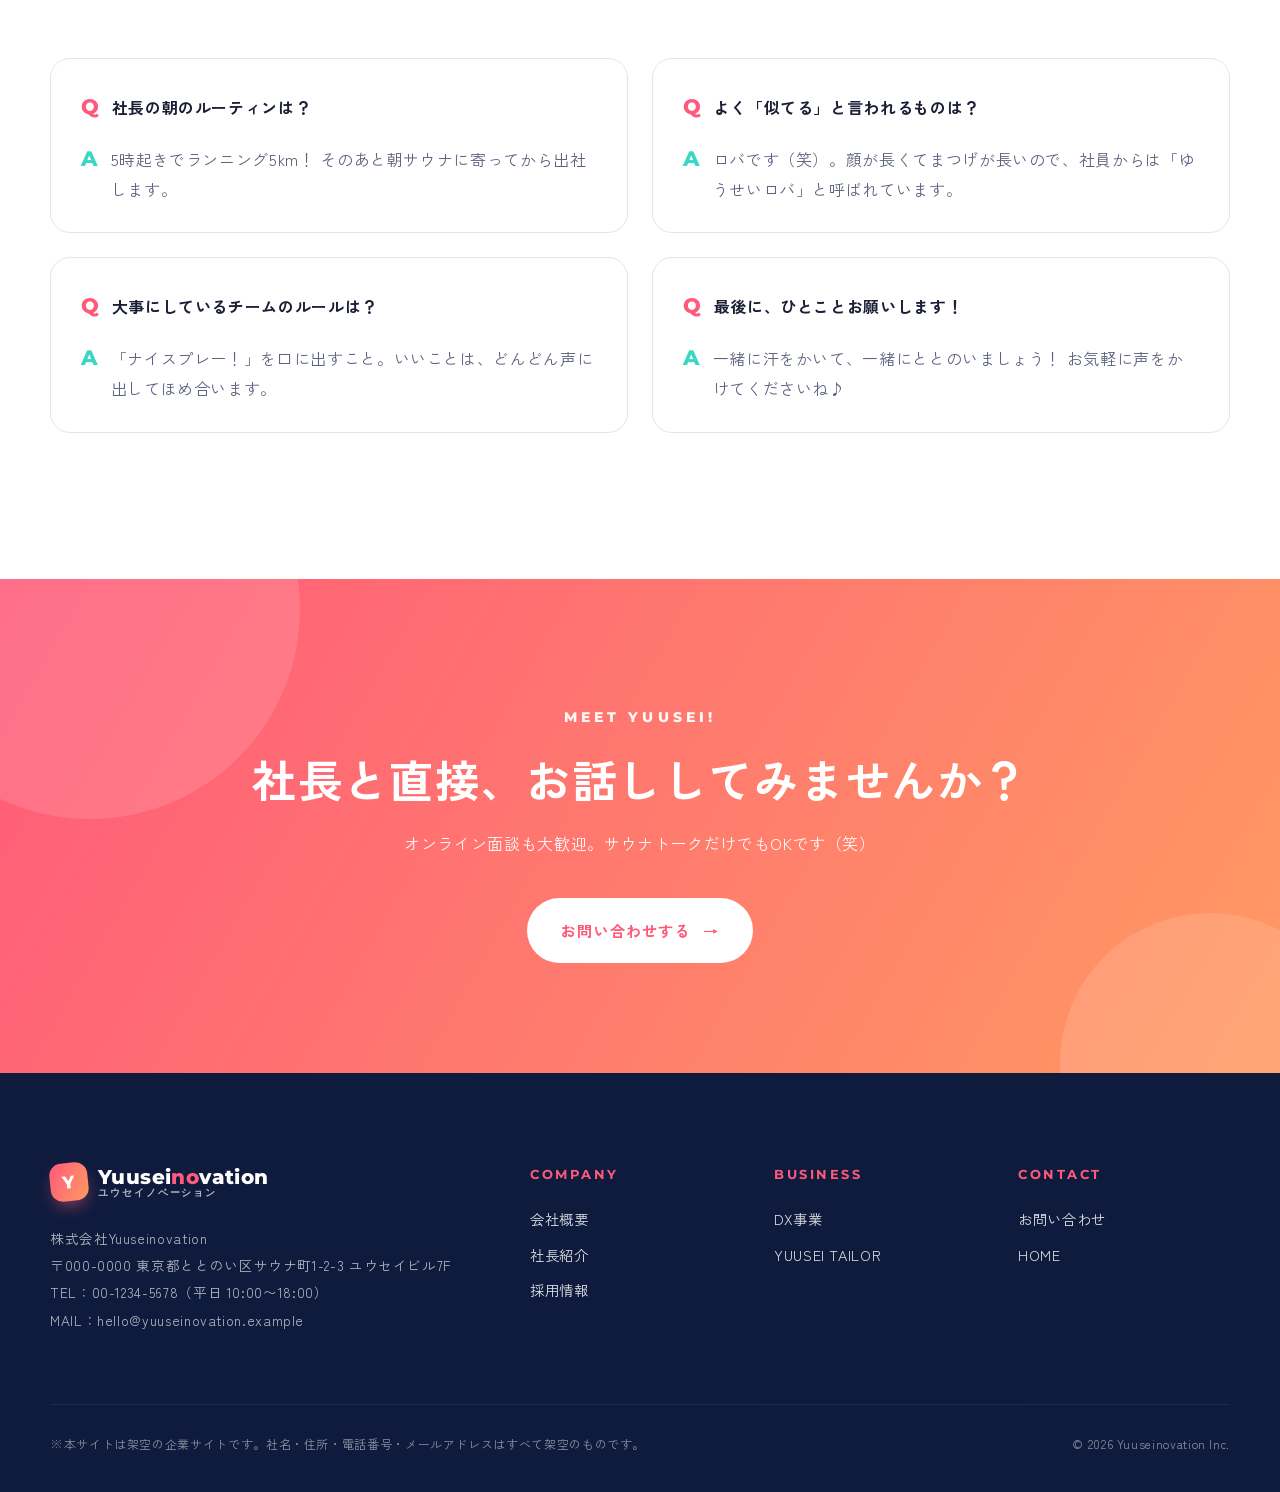
<file: president.html>
<!DOCTYPE html>
<html lang="ja">
<head>
  <meta charset="UTF-8">
  <meta name="viewport" content="width=device-width, initial-scale=1">
  <title>社長紹介｜株式会社Yuuseinovation</title>
  <meta name="description" content="株式会社Yuuseinovation 代表取締役・神本ゆうせいのご紹介。メッセージ、プロフィール、趣味のサウナとオタ活について。">
  <meta property="og:title" content="社長紹介｜株式会社Yuuseinovation">
  <meta property="og:description" content="株式会社Yuuseinovation 代表取締役・神本ゆうせいのご紹介。メッセージ、プロフィール、趣味のサウナとオタ活について。">
  <meta property="og:type" content="website">
  <meta name="theme-color" content="#0f1b3d">
  <link rel="icon" href="images/favicon.svg" type="image/svg+xml">
  <link rel="preconnect" href="https://fonts.googleapis.com">
  <link rel="preconnect" href="https://fonts.gstatic.com" crossorigin>
  <link href="https://fonts.googleapis.com/css2?family=Montserrat:wght@600;700;800&family=Zen+Kaku+Gothic+New:wght@400;500;700;900&display=swap" rel="stylesheet">
  <link rel="stylesheet" href="css/style.css">
</head>
<body>
  <a class="skip-link" href="#main">本文へスキップ</a>

  <header class="site-header">
    <div class="container">
      <a class="logo" href="index.html" aria-label="株式会社Yuuseinovation トップへ">
        <span class="logo-mark">Y</span>
        <span class="logo-text">Yuusei<em>no</em>vation<small>ユウセイノベーション</small></span>
      </a>
      <button class="nav-toggle" type="button" aria-expanded="false" aria-controls="global-nav" aria-label="メニューを開く">
        <span></span><span></span><span></span>
      </button>
      <nav class="global-nav" id="global-nav" aria-label="グローバルナビゲーション">
        <ul>
          <li><a href="index.html">HOME</a></li>
          <li><a href="business.html">事業内容</a></li>
          <li><a href="president.html" aria-current="page">社長紹介</a></li>
          <li><a href="company.html">会社概要</a></li>
          <li><a href="recruit.html">採用情報</a></li>
          <li class="nav-cta"><a href="contact.html">お問い合わせ</a></li>
        </ul>
      </nav>
    </div>
  </header>

  <main id="main">
    <section class="page-hero">
      <div class="hero-bg" aria-hidden="true"><span class="blob blob-1"></span><span class="blob blob-3"></span></div>
      <div class="container">
        <p class="en">PRESI<span>DENT</span></p>
        <h1>社長紹介</h1>
        <p class="lead">体育会系の根性と、ちょっぴりのかわいげ。Yuuseinovationを引っぱる、代表・神本ゆうせいをご紹介します！</p>
      </div>
    </section>
    <nav class="breadcrumb" aria-label="パンくずリスト">
      <div class="container"><ol><li><a href="index.html">HOME</a></li><li aria-current="page">社長紹介</li></ol></div>
    </nav>

    <section class="section">
      <div class="container">
        <div class="ceo-hero">
          <div class="ceo-photo reveal">
            <img src="images/president.svg" alt="代表取締役 神本ゆうせいの顔写真" width="400" height="500">
            <span class="tag">CEO / FOUNDER</span>
          </div>
          <div class="reveal reveal-d1">
            <p class="ceo-title">REPRESENTATIVE DIRECTOR</p>
            <h2>神本 ゆうせい</h2>
            <p class="kana">かみもと ゆうせい ／ 代表取締役 ／ 29歳</p>
            <ul class="ceo-tags">
              <li>#元ソフトボール部主将</li>
              <li>#サウナ歴10年</li>
              <li>#オタ活ガチ勢</li>
              <li>#声がデカい</li>
              <li>#ほめて伸びるタイプ</li>
            </ul>
            <p class="intro">「押忍！」のあいさつから一日が始まる、元気だけは誰にも負けない社長です。大学卒業後、IT企業でDXコンサルタントとして経験を積み、2022年に起業。「がんばる人の、いちばん近くの応援団でいたい」という想いで、DX事業とオーダースーツブランドを手がけています。</p>
          </div>
        </div>
      </div>
    </section>

    <section class="section section-cream">
      <div class="container">
        <div class="message reveal">
          <p class="section-en">MESSAGE</p>
          <p class="greet">押忍！<br><span>全力で、ととのえに行きます。</span></p>
          <p>はじめまして！ 株式会社Yuuseinovation代表の、神本ゆうせいです。</p>
          <p>私は中学から大学までずっとソフトボール漬けの毎日でした。キャプテンとして学んだのは、「チームは、ひとりひとりが気持ちよく動けたときにいちばん強くなる」ということ。これは会社も同じだと思っています。</p>
          <p>ムダな作業に追われて疲れきっていたら、どんなに優秀なメンバーも本気を出せません。だから私たちは、DXで仕組みをととのえて、みんなが「本当にやりたいこと」に集中できる環境をつくります。</p>
          <p>そしてもうひとつ。自分にぴったり合った服を着ると、不思議と背筋が伸びて、ちょっとだけ自信がわいてくるんです。肩幅が広くて既製品のスーツが合わなかった私自身の経験から、YUUSEI TAILORは生まれました。</p>
          <p>正直、まだまだ若くて未熟な会社です。でも、「一緒にがんばりましょう！」と言ったら、誰よりも汗をかく自信はあります（笑）。あなたの会社のチームメイトとして、そして応援団として、全力で走らせてください。よろしくお願いします！</p>
          <p class="sign">株式会社Yuuseinovation 代表取締役<b>神本 ゆうせい</b></p>
        </div>
      </div>
    </section>

    <section class="section">
      <div class="container">
        <div class="section-head reveal">
          <p class="section-en">PROFILE</p>
          <h2 class="section-title">プロフィール</h2>
        </div>
        <div class="profile">
          <table class="profile-table reveal">
            <tbody>
              <tr><th>名前</th><td>神本 ゆうせい（かみもと ゆうせい）</td></tr>
              <tr><th>年齢</th><td>29歳</td></tr>
              <tr><th>役職</th><td>株式会社Yuuseinovation 代表取締役</td></tr>
              <tr><th>出身</th><td>体育会ソフトボール部（ポジション：キャッチャー）</td></tr>
              <tr><th>趣味</th><td>サウナ、オタ活</td></tr>
              <tr><th>座右の銘</th><td>「全力で、かわいく、まっすぐに。」</td></tr>
              <tr><th>チャームポイント</th><td>すらっと長いお顔と、ぱっちりまつげ</td></tr>
            </tbody>
          </table>
          <ol class="timeline reveal reveal-d1">
            <li><p class="year">2012</p><p>中学でソフトボール部に入部。以降10年間、白球を追いかける日々。</p></li>
            <li><p class="year">2018</p><p>大学体育会ソフトボール部で主将に。チームをリーグ優勝に導く。</p></li>
            <li><p class="year">2019</p><p>大学卒業後、IT企業に入社。DXコンサルタントとして中小企業の業務改善を担当。</p></li>
            <li><p class="year">2022</p><p>株式会社Yuuseinovationを設立。DX支援事業をスタート。</p></li>
            <li><p class="year">2024</p><p>オーダースーツブランド「YUUSEI TAILOR」を立ち上げ。</p></li>
            <li><p class="year">2026</p><p>DX支援企業数が120社を突破。オフィスにミニサウナを導入。</p></li>
          </ol>
        </div>
      </div>
    </section>

    <section class="section section-cream">
      <div class="container">
        <div class="section-head center reveal">
          <p class="section-en">HOBBY</p>
          <h2 class="section-title">社長の“好き”</h2>
          <p class="section-lead">オンもオフも全力投球。好きなものの話になると、止まりません！</p>
        </div>
        <div class="hobby-grid">
          <article class="hobby sauna reveal">
            <p class="emoji" aria-hidden="true">🧖</p>
            <p class="en">SAUNA</p>
            <h3>サウナ</h3>
            <p>「サ活」は人生のルーティン。熱々のサウナ→水風呂→外気浴の3セットで、頭も心もスッキリ。いいアイデアは、だいたい“ととのい椅子”の上で生まれます。社名の「ととのえる」も、実はここから。</p>
            <ul><li>年間212回</li><li>推しはロウリュ</li><li>水風呂は14℃派</li></ul>
          </article>
          <article class="hobby otaku reveal reveal-d1">
            <p class="emoji" aria-hidden="true">💖</p>
            <p class="en">OTAKATSU</p>
            <h3>オタ活</h3>
            <p>推しの存在が、明日へのエネルギー！ ライブ遠征はもちろん、グッズの整理術はほぼプロ級。推しを全力で応援する気持ちは、お客さまを応援する気持ちとまったく同じです。</p>
            <ul><li>遠征 年24回</li><li>うちわ作りが得意</li><li>推し色は全社員把握</li></ul>
          </article>
        </div>
      </div>
    </section>

    <section class="section">
      <div class="container">
        <div class="section-head reveal">
          <p class="section-en">Q&amp;A</p>
          <h2 class="section-title">社長に聞いてみた！</h2>
        </div>
        <dl class="qa">
          <div class="qa-item reveal"><dt>社長の朝のルーティンは？</dt><dd>5時起きでランニング5km！ そのあと朝サウナに寄ってから出社します。</dd></div>
          <div class="qa-item reveal reveal-d1"><dt>よく「似てる」と言われるものは？</dt><dd>ロバです（笑）。顔が長くてまつげが長いので、社員からは「ゆうせいロバ」と呼ばれています。</dd></div>
          <div class="qa-item reveal"><dt>大事にしているチームのルールは？</dt><dd>「ナイスプレー！」を口に出すこと。いいことは、どんどん声に出してほめ合います。</dd></div>
          <div class="qa-item reveal reveal-d1"><dt>最後に、ひとことお願いします！</dt><dd>一緒に汗をかいて、一緒にととのいましょう！ お気軽に声をかけてくださいね♪</dd></div>
        </dl>
      </div>
    </section>

    <section class="cta-band">
      <div class="container">
        <p class="en">MEET YUUSEI!</p>
        <h2>社長と直接、<br class="sp-only">お話ししてみませんか？</h2>
        <p>オンライン面談も大歓迎。サウナトークだけでもOKです（笑）</p>
        <div class="actions">
          <a class="btn btn-white" href="contact.html">お問い合わせする <span class="arrow">→</span></a>
        </div>
      </div>
    </section>
  </main>

  <footer class="site-footer">
    <div class="container">
      <div class="footer-top">
        <div>
          <a class="logo" href="index.html">
            <span class="logo-mark">Y</span>
            <span class="logo-text">Yuusei<em>no</em>vation<small>ユウセイノベーション</small></span>
          </a>
          <p class="footer-info">
            株式会社Yuuseinovation<br>
            〒000-0000 東京都ととのい区サウナ町1-2-3 ユウセイビル7F<br>
            TEL：00-1234-5678（平日 10:00〜18:00）<br>
            MAIL：hello@yuuseinovation.example
          </p>
        </div>
        <div class="footer-nav">
          <div>
            <h4>COMPANY</h4>
            <ul>
              <li><a href="company.html">会社概要</a></li>
              <li><a href="president.html">社長紹介</a></li>
              <li><a href="recruit.html">採用情報</a></li>
            </ul>
          </div>
          <div>
            <h4>BUSINESS</h4>
            <ul>
              <li><a href="business.html#dx">DX事業</a></li>
              <li><a href="business.html#tailor">YUUSEI TAILOR</a></li>
            </ul>
          </div>
          <div>
            <h4>CONTACT</h4>
            <ul>
              <li><a href="contact.html">お問い合わせ</a></li>
              <li><a href="index.html">HOME</a></li>
            </ul>
          </div>
        </div>
      </div>
      <div class="footer-bottom">
        <p class="note">※本サイトは架空の企業サイトです。社名・住所・電話番号・メールアドレスはすべて架空のものです。</p>
        <p>&copy; <span data-year>2026</span> Yuuseinovation Inc.</p>
      </div>
    </div>
  </footer>

  <button class="to-top" type="button" aria-label="ページの先頭へ戻る">↑</button>
  <script src="js/main.js"></script>
</body>
</html>
</file>
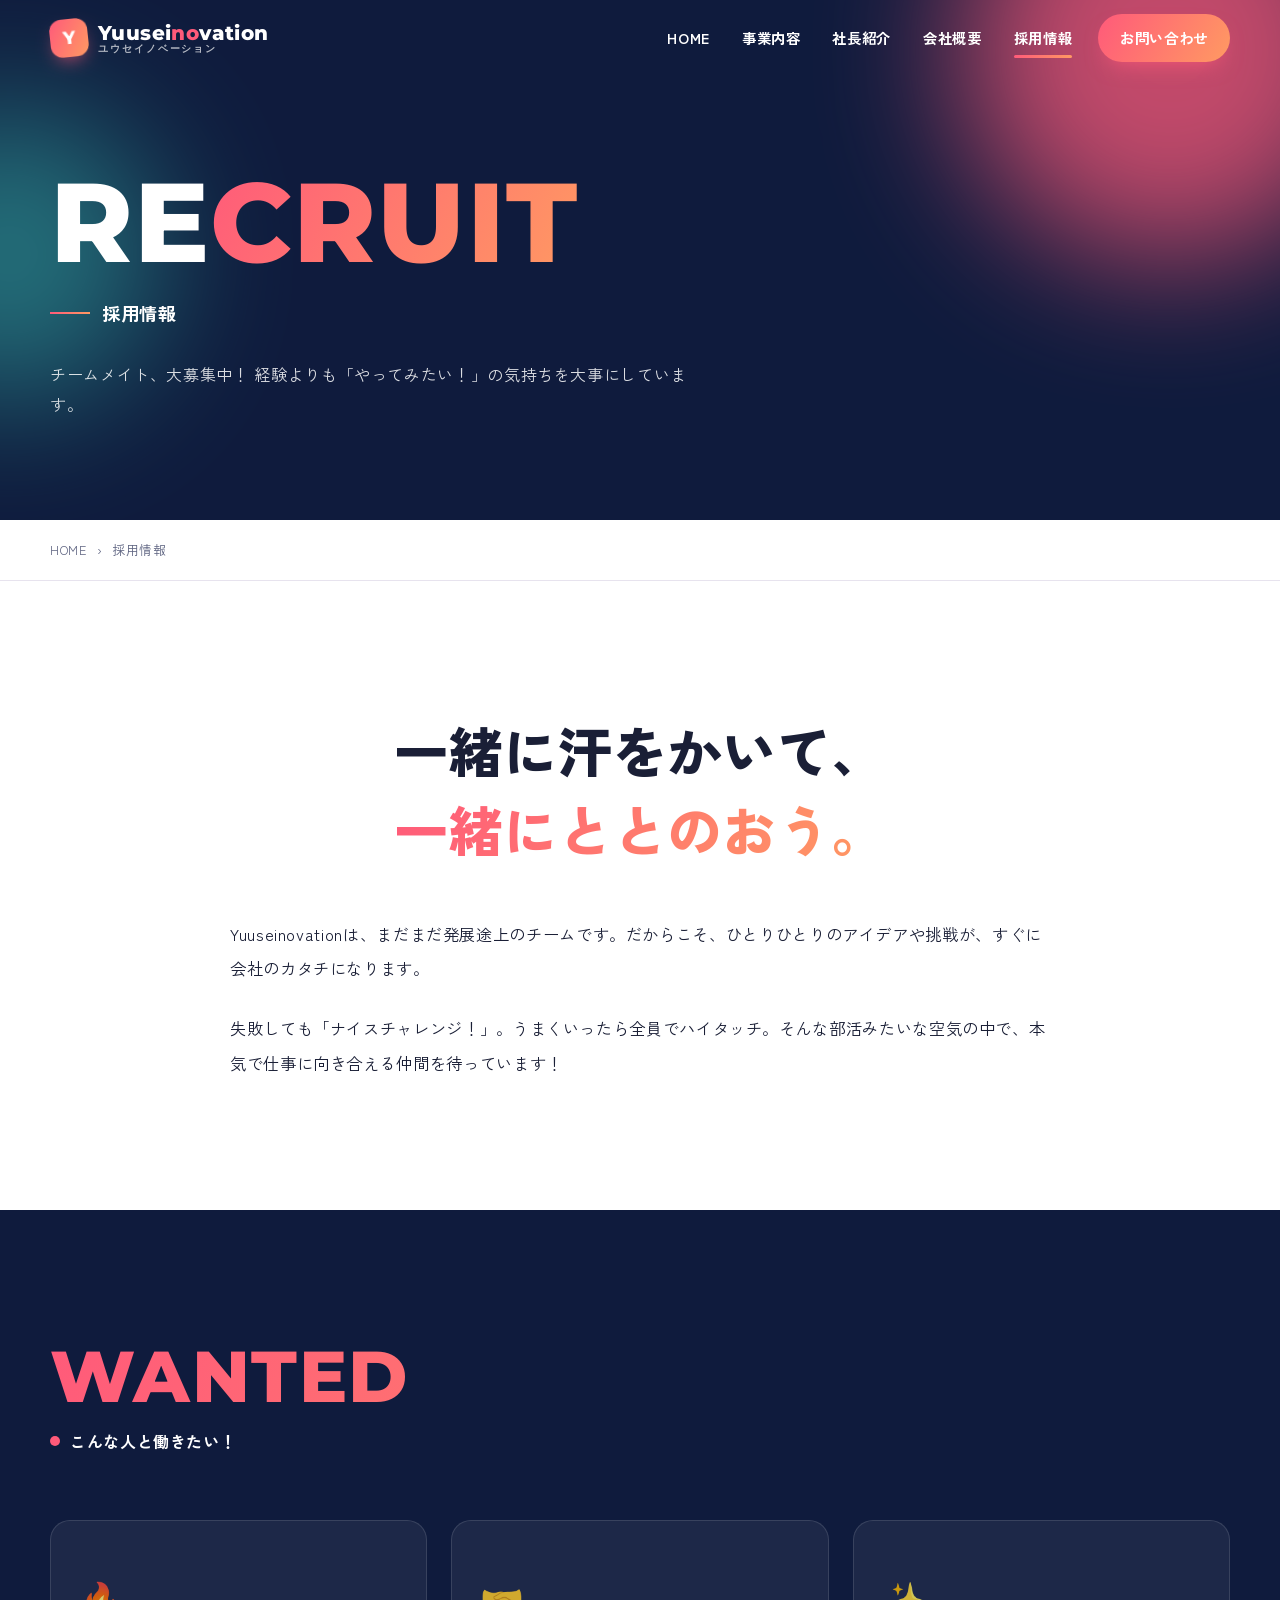
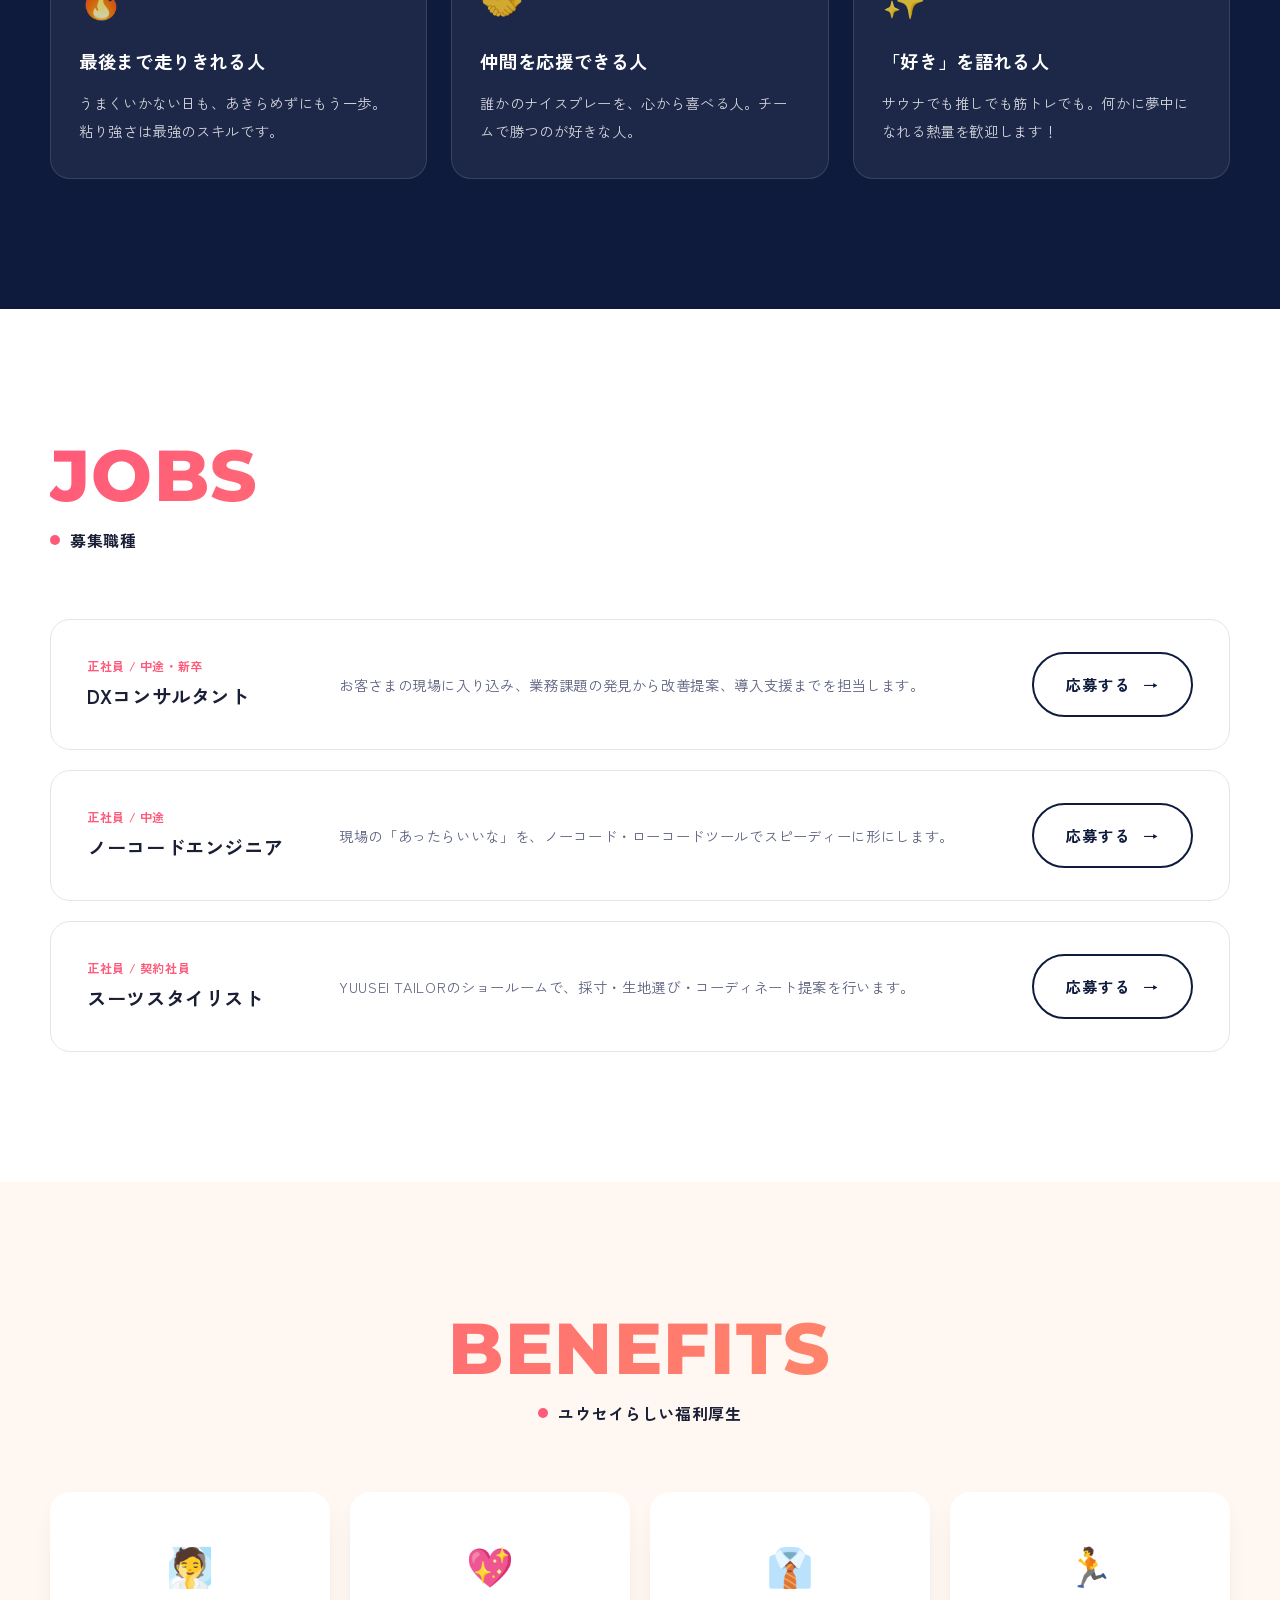
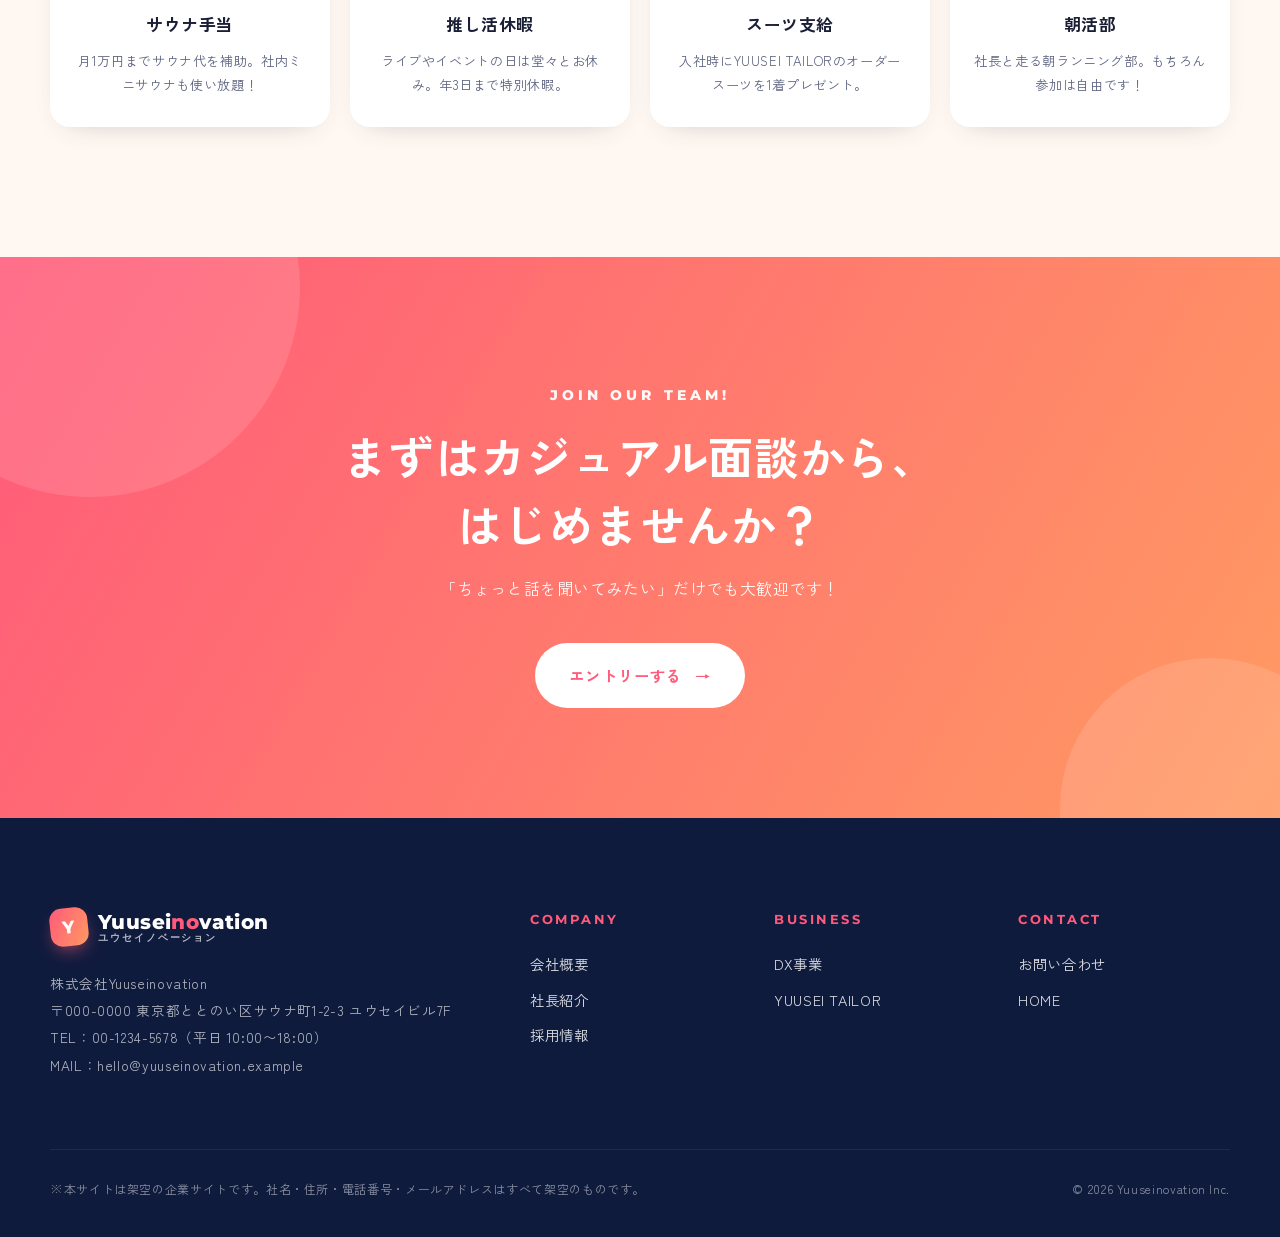
<file: recruit.html>
<!DOCTYPE html>
<html lang="ja">
<head>
  <meta charset="UTF-8">
  <meta name="viewport" content="width=device-width, initial-scale=1">
  <title>採用情報｜株式会社Yuuseinovation</title>
  <meta name="description" content="株式会社Yuuseinovationの採用情報。一緒に全力で走り、一緒にととのえる仲間を募集しています。">
  <meta property="og:title" content="採用情報｜株式会社Yuuseinovation">
  <meta property="og:description" content="株式会社Yuuseinovationの採用情報。一緒に全力で走り、一緒にととのえる仲間を募集しています。">
  <meta property="og:type" content="website">
  <meta name="theme-color" content="#0f1b3d">
  <link rel="icon" href="images/favicon.svg" type="image/svg+xml">
  <link rel="preconnect" href="https://fonts.googleapis.com">
  <link rel="preconnect" href="https://fonts.gstatic.com" crossorigin>
  <link href="https://fonts.googleapis.com/css2?family=Montserrat:wght@600;700;800&family=Zen+Kaku+Gothic+New:wght@400;500;700;900&display=swap" rel="stylesheet">
  <link rel="stylesheet" href="css/style.css">
</head>
<body>
  <a class="skip-link" href="#main">本文へスキップ</a>

  <header class="site-header">
    <div class="container">
      <a class="logo" href="index.html" aria-label="株式会社Yuuseinovation トップへ">
        <span class="logo-mark">Y</span>
        <span class="logo-text">Yuusei<em>no</em>vation<small>ユウセイノベーション</small></span>
      </a>
      <button class="nav-toggle" type="button" aria-expanded="false" aria-controls="global-nav" aria-label="メニューを開く">
        <span></span><span></span><span></span>
      </button>
      <nav class="global-nav" id="global-nav" aria-label="グローバルナビゲーション">
        <ul>
          <li><a href="index.html">HOME</a></li>
          <li><a href="business.html">事業内容</a></li>
          <li><a href="president.html">社長紹介</a></li>
          <li><a href="company.html">会社概要</a></li>
          <li><a href="recruit.html" aria-current="page">採用情報</a></li>
          <li class="nav-cta"><a href="contact.html">お問い合わせ</a></li>
        </ul>
      </nav>
    </div>
  </header>

  <main id="main">
    <section class="page-hero">
      <div class="hero-bg" aria-hidden="true"><span class="blob blob-1"></span><span class="blob blob-3"></span></div>
      <div class="container">
        <p class="en">RE<span>CRUIT</span></p>
        <h1>採用情報</h1>
        <p class="lead">チームメイト、大募集中！ 経験よりも「やってみたい！」の気持ちを大事にしています。</p>
      </div>
    </section>
    <nav class="breadcrumb" aria-label="パンくずリスト">
      <div class="container"><ol><li><a href="index.html">HOME</a></li><li aria-current="page">採用情報</li></ol></div>
    </nav>

    <section class="section">
      <div class="container">
        <p class="recruit-hero-copy reveal">一緒に汗をかいて、<br><span>一緒にととのおう。</span></p>
        <div class="message reveal" style="margin-top:48px">
          <p>Yuuseinovationは、まだまだ発展途上のチームです。だからこそ、ひとりひとりのアイデアや挑戦が、すぐに会社のカタチになります。</p>
          <p>失敗しても「ナイスチャレンジ！」。うまくいったら全員でハイタッチ。そんな部活みたいな空気の中で、本気で仕事に向き合える仲間を待っています！</p>
        </div>
      </div>
    </section>

    <section class="section section-navy">
      <div class="container">
        <div class="section-head reveal">
          <p class="section-en">WANTED</p>
          <h2 class="section-title">こんな人と働きたい！</h2>
        </div>
        <ul class="persona">
          <li class="reveal"><p class="emoji" aria-hidden="true">🔥</p><h3>最後まで走りきれる人</h3><p>うまくいかない日も、あきらめずにもう一歩。粘り強さは最強のスキルです。</p></li>
          <li class="reveal reveal-d1"><p class="emoji" aria-hidden="true">🤝</p><h3>仲間を応援できる人</h3><p>誰かのナイスプレーを、心から喜べる人。チームで勝つのが好きな人。</p></li>
          <li class="reveal reveal-d2"><p class="emoji" aria-hidden="true">✨</p><h3>「好き」を語れる人</h3><p>サウナでも推しでも筋トレでも。何かに夢中になれる熱量を歓迎します！</p></li>
        </ul>
      </div>
    </section>

    <section class="section">
      <div class="container">
        <div class="section-head reveal">
          <p class="section-en">JOBS</p>
          <h2 class="section-title">募集職種</h2>
        </div>
        <ul class="jobs">
          <li class="job reveal"><div><p class="type">正社員 / 中途・新卒</p><h3>DXコンサルタント</h3></div><p>お客さまの現場に入り込み、業務課題の発見から改善提案、導入支援までを担当します。</p><a class="btn btn-outline" href="contact.html">応募する <span class="arrow">→</span></a></li>
          <li class="job reveal"><div><p class="type">正社員 / 中途</p><h3>ノーコードエンジニア</h3></div><p>現場の「あったらいいな」を、ノーコード・ローコードツールでスピーディーに形にします。</p><a class="btn btn-outline" href="contact.html">応募する <span class="arrow">→</span></a></li>
          <li class="job reveal"><div><p class="type">正社員 / 契約社員</p><h3>スーツスタイリスト</h3></div><p>YUUSEI TAILORのショールームで、採寸・生地選び・コーディネート提案を行います。</p><a class="btn btn-outline" href="contact.html">応募する <span class="arrow">→</span></a></li>
        </ul>
      </div>
    </section>

    <section class="section section-cream">
      <div class="container">
        <div class="section-head center reveal">
          <p class="section-en">BENEFITS</p>
          <h2 class="section-title">ユウセイらしい福利厚生</h2>
        </div>
        <ul class="benefits">
          <li class="benefit reveal"><p class="emoji" aria-hidden="true">🧖</p><h3>サウナ手当</h3><p>月1万円までサウナ代を補助。社内ミニサウナも使い放題！</p></li>
          <li class="benefit reveal reveal-d1"><p class="emoji" aria-hidden="true">💖</p><h3>推し活休暇</h3><p>ライブやイベントの日は堂々とお休み。年3日まで特別休暇。</p></li>
          <li class="benefit reveal reveal-d2"><p class="emoji" aria-hidden="true">👔</p><h3>スーツ支給</h3><p>入社時にYUUSEI TAILORのオーダースーツを1着プレゼント。</p></li>
          <li class="benefit reveal reveal-d3"><p class="emoji" aria-hidden="true">🏃</p><h3>朝活部</h3><p>社長と走る朝ランニング部。もちろん参加は自由です！</p></li>
        </ul>
      </div>
    </section>

    <section class="cta-band">
      <div class="container">
        <p class="en">JOIN OUR TEAM!</p>
        <h2>まずはカジュアル面談から、<br>はじめませんか？</h2>
        <p>「ちょっと話を聞いてみたい」だけでも大歓迎です！</p>
        <div class="actions">
          <a class="btn btn-white" href="contact.html">エントリーする <span class="arrow">→</span></a>
        </div>
      </div>
    </section>
  </main>

  <footer class="site-footer">
    <div class="container">
      <div class="footer-top">
        <div>
          <a class="logo" href="index.html">
            <span class="logo-mark">Y</span>
            <span class="logo-text">Yuusei<em>no</em>vation<small>ユウセイノベーション</small></span>
          </a>
          <p class="footer-info">
            株式会社Yuuseinovation<br>
            〒000-0000 東京都ととのい区サウナ町1-2-3 ユウセイビル7F<br>
            TEL：00-1234-5678（平日 10:00〜18:00）<br>
            MAIL：hello@yuuseinovation.example
          </p>
        </div>
        <div class="footer-nav">
          <div>
            <h4>COMPANY</h4>
            <ul>
              <li><a href="company.html">会社概要</a></li>
              <li><a href="president.html">社長紹介</a></li>
              <li><a href="recruit.html">採用情報</a></li>
            </ul>
          </div>
          <div>
            <h4>BUSINESS</h4>
            <ul>
              <li><a href="business.html#dx">DX事業</a></li>
              <li><a href="business.html#tailor">YUUSEI TAILOR</a></li>
            </ul>
          </div>
          <div>
            <h4>CONTACT</h4>
            <ul>
              <li><a href="contact.html">お問い合わせ</a></li>
              <li><a href="index.html">HOME</a></li>
            </ul>
          </div>
        </div>
      </div>
      <div class="footer-bottom">
        <p class="note">※本サイトは架空の企業サイトです。社名・住所・電話番号・メールアドレスはすべて架空のものです。</p>
        <p>&copy; <span data-year>2026</span> Yuuseinovation Inc.</p>
      </div>
    </div>
  </footer>

  <button class="to-top" type="button" aria-label="ページの先頭へ戻る">↑</button>
  <script src="js/main.js"></script>
</body>
</html>
</file>
<file: css/style.css>
/* =========================================================
   Yuuseinovation Inc. — Corporate Site
   ========================================================= */

:root {
  --navy: #0f1b3d;
  --navy-2: #1d2b5c;
  --ink: #1a1f36;
  --muted: #5d6380;
  --line: #e7e3ee;
  --cream: #fff8f2;
  --white: #ffffff;
  --coral: #ff5a7a;
  --peach: #ff9a62;
  --gold: #d4a84b;
  --mint: #3dd6c4;
  --grad: linear-gradient(120deg, #ff5a7a 0%, #ff9a62 100%);
  --grad-cool: linear-gradient(120deg, #3dd6c4 0%, #5b7cff 100%);
  --radius: 20px;
  --shadow: 0 20px 50px -20px rgba(15, 27, 61, .35);
  --font-jp: "Zen Kaku Gothic New", "Hiragino Sans", "Yu Gothic", sans-serif;
  --font-en: "Montserrat", "Helvetica Neue", Arial, sans-serif;
  --header-h: 76px;
}

*, *::before, *::after { box-sizing: border-box; }

html { scroll-behavior: smooth; }

body {
  margin: 0;
  font-family: var(--font-jp);
  color: var(--ink);
  background: var(--white);
  line-height: 1.9;
  letter-spacing: .04em;
  -webkit-font-smoothing: antialiased;
  opacity: 0;
  transition: opacity .5s ease;
}
body.is-loaded { opacity: 1; }
body.is-leaving { opacity: 0; transition-duration: .3s; }

main { overflow-x: clip; }
img { max-width: 100%; height: auto; display: block; }
a { color: inherit; text-decoration: none; }
ul { list-style: none; margin: 0; padding: 0; }
h1, h2, h3, h4, p { margin: 0; }

.container { width: min(1180px, 100% - 48px); margin-inline: auto; }
.sp-only { display: none; }

.skip-link {
  position: absolute; left: -999px; top: 8px; z-index: 999;
  background: var(--navy); color: #fff; padding: 8px 16px; border-radius: 8px;
}
.skip-link:focus { left: 8px; }

/* ---------- Header ---------- */
.site-header {
  position: fixed; inset: 0 0 auto 0; z-index: 100;
  height: var(--header-h);
  display: flex; align-items: center;
  transition: background .3s, box-shadow .3s, height .3s;
}
.site-header.is-scrolled,
.site-header.is-solid {
  background: rgba(255, 255, 255, .92);
  backdrop-filter: blur(12px);
  box-shadow: 0 6px 24px -12px rgba(15, 27, 61, .25);
}
.site-header .container { display: flex; align-items: center; justify-content: space-between; gap: 24px; }

.logo { display: flex; align-items: center; gap: 10px; font-family: var(--font-en); font-weight: 800; font-size: 1.25rem; letter-spacing: .02em; color: #fff; transition: color .3s; }
.logo-mark {
  width: 38px; height: 38px; border-radius: 12px;
  background: var(--grad); color: #fff;
  display: grid; place-items: center; font-size: 1.1rem;
  box-shadow: 0 8px 18px -6px rgba(255, 90, 122, .7);
  transform: rotate(-6deg);
}
.logo small { display: block; font-size: .6rem; font-weight: 600; letter-spacing: .2em; opacity: .7; line-height: 1; }
.logo span.logo-text { line-height: 1.1; }
.logo em { font-style: normal; color: var(--coral); }
.is-scrolled .logo, .is-solid .logo { color: var(--navy); }

.global-nav ul { display: flex; align-items: center; gap: 4px; }
.global-nav a {
  position: relative; display: block; padding: 8px 14px;
  font-size: .9rem; font-weight: 700; color: #fff; transition: color .3s;
}
.is-scrolled .global-nav a, .is-solid .global-nav a { color: var(--navy); }
.global-nav a::after {
  content: ""; position: absolute; left: 14px; right: 14px; bottom: 2px; height: 3px;
  background: var(--grad); border-radius: 3px;
  transform: scaleX(0); transform-origin: left; transition: transform .3s;
}
.global-nav a:hover::after, .global-nav a[aria-current="page"]::after { transform: scaleX(1); }
.global-nav .nav-cta a {
  margin-left: 8px; padding: 10px 22px; border-radius: 999px;
  background: var(--grad); color: #fff !important;
  box-shadow: 0 10px 22px -10px rgba(255, 90, 122, .9);
}
.global-nav .nav-cta a::after { display: none; }
.global-nav .nav-cta a:hover { transform: translateY(-2px); }

.nav-toggle {
  display: none; width: 48px; height: 48px; border: 0; border-radius: 14px;
  background: var(--grad); cursor: pointer; position: relative; z-index: 120;
}
.nav-toggle span {
  position: absolute; left: 13px; right: 13px; height: 2px; background: #fff; border-radius: 2px;
  transition: transform .3s, opacity .3s;
}
.nav-toggle span:nth-child(1) { top: 17px; }
.nav-toggle span:nth-child(2) { top: 23px; }
.nav-toggle span:nth-child(3) { top: 29px; }
.nav-open .nav-toggle span:nth-child(1) { transform: translateY(6px) rotate(45deg); }
.nav-open .nav-toggle span:nth-child(2) { opacity: 0; }
.nav-open .nav-toggle span:nth-child(3) { transform: translateY(-6px) rotate(-45deg); }

/* ---------- Buttons ---------- */
.btn {
  display: inline-flex; align-items: center; gap: 12px;
  padding: 16px 32px; border-radius: 999px;
  font-weight: 700; font-size: .95rem; letter-spacing: .08em;
  transition: transform .25s, box-shadow .25s, background .25s, color .25s;
  border: 2px solid transparent; cursor: pointer; font-family: inherit;
}
.btn .arrow { transition: transform .25s; }
.btn:hover .arrow { transform: translateX(4px); }
.btn-primary { background: var(--grad); color: #fff; box-shadow: 0 14px 30px -12px rgba(255, 90, 122, .9); }
.btn-primary:hover { transform: translateY(-3px); box-shadow: 0 20px 36px -12px rgba(255, 90, 122, .9); }
.btn-ghost { border-color: rgba(255, 255, 255, .7); color: #fff; }
.btn-ghost:hover { background: #fff; color: var(--navy); }
.btn-outline { border-color: var(--navy); color: var(--navy); }
.btn-outline:hover { background: var(--navy); color: #fff; }

/* ---------- Hero (Top) ---------- */
.hero {
  position: relative; min-height: 100vh; min-height: 100svh;
  display: flex; align-items: center; overflow: hidden;
  background: var(--navy); color: #fff;
  padding: calc(var(--header-h) + 40px) 0 100px;
}
.hero-bg { position: absolute; inset: 0; pointer-events: none; }
.blob { position: absolute; border-radius: 50%; filter: blur(70px); opacity: .75; animation: float 14s ease-in-out infinite; }
.blob-1 { width: 520px; height: 520px; background: #ff5a7a; top: -140px; right: -80px; }
.blob-2 { width: 420px; height: 420px; background: #ff9a62; bottom: -160px; right: 28%; animation-delay: -4s; opacity: .55; }
.blob-3 { width: 380px; height: 380px; background: #3dd6c4; top: 30%; left: -160px; animation-delay: -8s; opacity: .45; }
@keyframes float {
  0%, 100% { transform: translate(0, 0) scale(1); }
  33% { transform: translate(40px, -30px) scale(1.08); }
  66% { transform: translate(-30px, 30px) scale(.95); }
}
.hero-grid {
  position: absolute; inset: 0;
  background-image: linear-gradient(rgba(255,255,255,.05) 1px, transparent 1px), linear-gradient(90deg, rgba(255,255,255,.05) 1px, transparent 1px);
  background-size: 60px 60px;
  mask-image: radial-gradient(ellipse at center, #000 30%, transparent 75%);
}
.hero .container { position: relative; display: grid; grid-template-columns: 1.2fr .8fr; align-items: center; gap: 40px; }
.hero-en {
  font-family: var(--font-en); font-weight: 800; letter-spacing: .3em; font-size: .85rem;
  display: inline-flex; align-items: center; gap: 12px; margin-bottom: 24px;
}
.hero-en::before { content: ""; width: 40px; height: 2px; background: var(--grad); }
.hero h1 {
  font-size: clamp(2.8rem, 7vw, 6rem); line-height: 1.15; font-weight: 900; letter-spacing: .02em;
}
.hero h1 .line { display: block; overflow: hidden; }
.hero h1 .line > span { display: inline-block; transform: translateY(110%); animation: rise 1s cubic-bezier(.2,.8,.2,1) forwards; }
.hero h1 .line:nth-child(2) > span { animation-delay: .15s; }
.hero h1 .grad-text { background: var(--grad); -webkit-background-clip: text; background-clip: text; color: transparent; }
@keyframes rise { to { transform: translateY(0); } }
.hero-lead { margin-top: 28px; font-size: 1.05rem; max-width: 34em; opacity: 0; animation: fadeUp 1s .5s forwards; }
.hero-actions { margin-top: 40px; display: flex; gap: 16px; flex-wrap: wrap; opacity: 0; animation: fadeUp 1s .7s forwards; }
@keyframes fadeUp { from { opacity: 0; transform: translateY(20px); } to { opacity: 1; transform: none; } }

.hero-visual { position: relative; justify-self: center; opacity: 0; animation: fadeUp 1.2s .4s forwards; }
.hero-portrait {
  width: min(360px, 70vw); aspect-ratio: 4 / 5; border-radius: 180px 180px 32px 32px; overflow: hidden;
  box-shadow: 0 40px 80px -30px rgba(0,0,0,.6); border: 6px solid rgba(255,255,255,.15);
  animation: bob 6s ease-in-out infinite;
}
@keyframes bob { 50% { transform: translateY(-14px) rotate(1deg); } }
.hero-badge {
  position: absolute; left: -30px; bottom: 40px; background: #fff; color: var(--navy);
  padding: 14px 20px; border-radius: 18px; box-shadow: var(--shadow); font-weight: 700; font-size: .85rem; line-height: 1.5;
  transform: rotate(-4deg);
}
.hero-badge b { display: block; font-family: var(--font-en); font-size: 1.1rem; color: var(--coral); }
.hero-sticker {
  position: absolute; right: -16px; top: 20px; width: 96px; height: 96px; border-radius: 50%;
  background: var(--grad-cool); color: #fff; display: grid; place-items: center; text-align: center;
  font-family: var(--font-en); font-weight: 800; font-size: .7rem; line-height: 1.3; letter-spacing: .08em;
  animation: spin 18s linear infinite; box-shadow: var(--shadow);
}
@keyframes spin { to { transform: rotate(360deg); } }

.scroll-cue {
  position: absolute; left: 50%; bottom: 28px; transform: translateX(-50%);
  font-family: var(--font-en); font-size: .7rem; letter-spacing: .3em; color: rgba(255,255,255,.7);
  display: flex; flex-direction: column; align-items: center; gap: 10px;
}
.scroll-cue::after { content: ""; width: 1px; height: 48px; background: linear-gradient(#fff, transparent); animation: cue 2s infinite; transform-origin: top; }
@keyframes cue { 0% { transform: scaleY(0); } 50% { transform: scaleY(1); } 100% { transform: scaleY(1); opacity: 0; } }

/* ---------- Marquee ---------- */
.marquee { background: var(--grad); color: #fff; overflow: hidden; padding: 18px 0; transform: rotate(-1.5deg); margin: -20px -10px 0; position: relative; z-index: 2; }
.marquee-track { display: flex; width: max-content; animation: marquee 30s linear infinite; }
.marquee-track span { font-family: var(--font-en); font-weight: 800; font-size: 1.6rem; letter-spacing: .1em; white-space: nowrap; padding-right: 40px; }
@keyframes marquee { to { transform: translateX(-50%); } }

/* ---------- Section ---------- */
.section { padding: 130px 0; position: relative; }
.section-cream { background: var(--cream); }
.section-navy { background: var(--navy); color: #fff; }
.section-head { margin-bottom: 64px; }
.section-head.center { text-align: center; }
.section-en {
  font-family: var(--font-en); font-weight: 800; font-size: clamp(2.6rem, 6vw, 4.5rem); line-height: 1;
  letter-spacing: .02em;
  background: var(--grad); -webkit-background-clip: text; background-clip: text; color: transparent;
}
.section-title { margin-top: 14px; font-size: 1rem; font-weight: 700; display: inline-flex; align-items: center; gap: 10px; }
.section-title::before { content: ""; width: 10px; height: 10px; border-radius: 50%; background: var(--coral); }
.section-lead { margin-top: 24px; color: var(--muted); max-width: 40em; }
.section-head.center .section-lead { margin-inline: auto; }
.section-navy .section-lead { color: rgba(255,255,255,.75); }

/* ---------- Mission ---------- */
.mission { display: grid; grid-template-columns: 1fr 1fr; gap: 80px; align-items: center; }
.mission-copy { font-size: clamp(1.8rem, 3.8vw, 3rem); font-weight: 900; line-height: 1.5; }
.mission-copy mark { background: linear-gradient(transparent 62%, rgba(255, 154, 98, .45) 62%); color: inherit; }
.mission-text p + p { margin-top: 1.2em; }
.mission-text { color: var(--muted); }

/* ---------- Business cards ---------- */
.biz-cards { display: grid; grid-template-columns: 1fr 1fr; gap: 32px; }
.biz-card {
  position: relative; border-radius: 28px; overflow: hidden; color: #fff; padding: 48px 44px 44px;
  min-height: 460px; display: flex; flex-direction: column; justify-content: flex-end;
  transition: transform .4s cubic-bezier(.2,.8,.2,1), box-shadow .4s;
  box-shadow: var(--shadow); isolation: isolate;
}
.biz-card:hover { transform: translateY(-8px); box-shadow: 0 34px 60px -24px rgba(15, 27, 61, .55); }
.biz-card.dx { background: linear-gradient(150deg, #1d2b5c 0%, #3a4ec9 60%, #3dd6c4 130%); }
.biz-card.tailor { background: linear-gradient(150deg, #2a1730 0%, #b8355a 60%, #ff9a62 130%); }
.biz-card .num { position: absolute; top: 28px; right: 36px; font-family: var(--font-en); font-weight: 800; font-size: 6rem; line-height: 1; opacity: .15; }
.biz-card .illust { position: absolute; top: 36px; left: 40px; width: 150px; height: 150px; z-index: -1; opacity: .95; }
.biz-card .brand { font-family: var(--font-en); font-weight: 800; letter-spacing: .2em; font-size: .8rem; opacity: .85; }
.biz-card h3 { font-size: 1.7rem; margin-top: 8px; line-height: 1.5; }
.biz-card p { margin-top: 14px; opacity: .9; font-size: .95rem; }
.biz-card .more { margin-top: 24px; display: inline-flex; align-items: center; gap: 10px; font-weight: 700; font-family: var(--font-en); letter-spacing: .15em; font-size: .8rem; }
.biz-card .more i { width: 40px; height: 40px; border-radius: 50%; background: #fff; color: var(--navy); display: grid; place-items: center; font-style: normal; transition: transform .3s; }
.biz-card:hover .more i { transform: translateX(6px); }

/* ---------- Numbers ---------- */
.numbers { display: grid; grid-template-columns: repeat(4, 1fr); gap: 24px; }
.number-item {
  background: rgba(255,255,255,.06); border: 1px solid rgba(255,255,255,.12); border-radius: var(--radius);
  padding: 36px 24px; text-align: center; transition: transform .3s, background .3s;
}
.number-item:hover { transform: translateY(-6px); background: rgba(255,255,255,.1); }
.number-item .label { font-size: .85rem; opacity: .8; }
.number-item .value { font-family: var(--font-en); font-weight: 800; font-size: clamp(2.4rem, 4vw, 3.4rem); line-height: 1.2; margin-top: 10px; background: var(--grad); -webkit-background-clip: text; background-clip: text; color: transparent; }
.number-item .unit { font-size: 1rem; font-weight: 700; margin-left: 4px; color: #fff; }
.number-item .note { font-size: .75rem; opacity: .6; margin-top: 6px; }

/* ---------- President teaser ---------- */
.ceo-teaser { display: grid; grid-template-columns: .85fr 1.15fr; gap: 80px; align-items: center; }
.ceo-photo { position: relative; }
.ceo-photo img { border-radius: 32px; box-shadow: var(--shadow); width: 100%; }
.ceo-photo::before {
  content: ""; position: absolute; inset: 24px -24px -24px 24px; border-radius: 32px; background: var(--grad); z-index: -1; opacity: .9;
}
.ceo-photo .tag {
  position: absolute; bottom: -18px; left: 24px; background: var(--navy); color: #fff; padding: 10px 22px; border-radius: 999px;
  font-family: var(--font-en); font-weight: 700; letter-spacing: .15em; font-size: .75rem;
}
.ceo-quote { font-size: clamp(1.6rem, 3vw, 2.3rem); font-weight: 900; line-height: 1.6; }
.ceo-quote .small { font-size: .55em; display: block; color: var(--coral); font-family: var(--font-en); letter-spacing: .2em; margin-bottom: 12px; }
.ceo-name { margin-top: 28px; display: flex; align-items: baseline; gap: 14px; flex-wrap: wrap; }
.ceo-name b { font-size: 1.6rem; }
.ceo-name span { color: var(--muted); font-size: .9rem; }
.ceo-name .en { font-family: var(--font-en); letter-spacing: .15em; font-size: .75rem; }
.ceo-teaser p.body { margin-top: 20px; color: var(--muted); }
.ceo-teaser .btn { margin-top: 36px; }

/* ---------- News ---------- */
.news-list li { border-bottom: 1px solid var(--line); }
.news-list li:first-child { border-top: 1px solid var(--line); }
.news-list a { display: grid; grid-template-columns: 120px 130px 1fr 24px; gap: 20px; align-items: center; padding: 26px 8px; transition: background .3s, padding .3s; }
.news-list a:hover { background: var(--cream); padding-left: 20px; }
.news-list time { font-family: var(--font-en); font-weight: 600; color: var(--muted); font-size: .9rem; }
.news-list .cat { font-size: .75rem; font-weight: 700; text-align: center; padding: 4px 10px; border-radius: 999px; background: #ffe7ec; color: var(--coral); }
.news-list .cat.dx { background: #e3f8f5; color: #1a9e8f; }
.news-list .cat.tl { background: #fff0e5; color: #d0662a; }
.news-list .ttl { font-weight: 700; }
.news-list .go { color: var(--coral); font-weight: 700; }

/* ---------- CTA band ---------- */
.cta-band { position: relative; overflow: hidden; padding: 110px 0; background: var(--grad); color: #fff; text-align: center; }
.cta-band::before, .cta-band::after { content: ""; position: absolute; border-radius: 50%; background: rgba(255,255,255,.12); }
.cta-band::before { width: 420px; height: 420px; left: -120px; top: -180px; }
.cta-band::after { width: 300px; height: 300px; right: -80px; bottom: -140px; }
.cta-band .en { font-family: var(--font-en); font-weight: 800; letter-spacing: .3em; font-size: .85rem; }
.cta-band h2 { font-size: clamp(1.8rem, 4vw, 2.8rem); margin-top: 14px; line-height: 1.5; }
.cta-band p { margin-top: 16px; opacity: .95; }
.cta-band .actions { margin-top: 40px; display: flex; gap: 16px; justify-content: center; flex-wrap: wrap; position: relative; z-index: 1; }
.cta-band .btn-white { background: #fff; color: var(--coral); }
.cta-band .btn-white:hover { transform: translateY(-3px); box-shadow: 0 18px 30px -12px rgba(0,0,0,.35); }

/* ---------- Footer ---------- */
.site-footer { background: var(--navy); color: rgba(255,255,255,.85); padding: 90px 0 36px; }
.footer-top { display: grid; grid-template-columns: 1.2fr 2fr; gap: 60px; }
.footer-top .logo { color: #fff; }
.footer-info { margin-top: 24px; font-size: .85rem; line-height: 2; opacity: .8; }
.footer-nav { display: grid; grid-template-columns: repeat(3, 1fr); gap: 32px; }
.footer-nav h4 { font-family: var(--font-en); font-size: .8rem; letter-spacing: .2em; color: var(--coral); margin-bottom: 14px; }
.footer-nav a { font-size: .9rem; display: inline-block; padding: 4px 0; transition: color .2s, transform .2s; }
.footer-nav a:hover { color: #fff; transform: translateX(4px); }
.footer-bottom { margin-top: 70px; padding-top: 28px; border-top: 1px solid rgba(255,255,255,.12); display: flex; justify-content: space-between; gap: 16px; flex-wrap: wrap; font-size: .75rem; opacity: .6; }
.footer-bottom .note { font-family: var(--font-jp); }

.to-top {
  position: fixed; right: 24px; bottom: 24px; z-index: 90; width: 54px; height: 54px; border-radius: 50%;
  background: var(--grad); color: #fff; display: grid; place-items: center; font-weight: 800; border: 0; cursor: pointer;
  box-shadow: 0 12px 24px -10px rgba(255, 90, 122, .9);
  opacity: 0; transform: translateY(20px); pointer-events: none; transition: opacity .3s, transform .3s;
}
.to-top.is-show { opacity: 1; transform: none; pointer-events: auto; }

/* ---------- Sub page hero ---------- */
.page-hero {
  position: relative; overflow: hidden; background: var(--navy); color: #fff;
  padding: calc(var(--header-h) + 90px) 0 100px;
}
.page-hero .blob-1 { width: 420px; height: 420px; top: -160px; right: -100px; }
.page-hero .blob-3 { width: 300px; height: 300px; top: 20%; left: -140px; }
.page-hero .container { position: relative; }
.page-hero .en { font-family: var(--font-en); font-weight: 800; font-size: clamp(3rem, 9vw, 7rem); line-height: 1; letter-spacing: .01em; }
.page-hero .en span { background: var(--grad); -webkit-background-clip: text; background-clip: text; color: transparent; }
.page-hero h1 { margin-top: 18px; font-size: 1.15rem; display: flex; align-items: center; gap: 12px; }
.page-hero h1::before { content: ""; width: 40px; height: 2px; background: var(--grad); }
.page-hero .lead { margin-top: 28px; max-width: 40em; opacity: .85; }
.breadcrumb { position: relative; font-size: .8rem; padding: 18px 0; border-bottom: 1px solid var(--line); }
.breadcrumb ol { display: flex; gap: 10px; list-style: none; padding: 0; margin: 0; color: var(--muted); flex-wrap: wrap; }
.breadcrumb li + li::before { content: "›"; margin-right: 10px; }
.breadcrumb a:hover { color: var(--coral); }

/* ---------- Business page ---------- */
.biz-block { display: grid; grid-template-columns: 1fr 1fr; gap: 72px; align-items: center; }
.biz-block.reverse .biz-visual { order: 2; }
.biz-visual {
  border-radius: 32px; aspect-ratio: 5 / 4; display: grid; place-items: center; position: relative; overflow: hidden; box-shadow: var(--shadow);
}
.biz-visual.dx { background: linear-gradient(150deg, #1d2b5c 0%, #3a4ec9 60%, #3dd6c4 130%); }
.biz-visual.tailor { background: linear-gradient(150deg, #2a1730 0%, #b8355a 60%, #ff9a62 130%); }
.biz-visual svg { width: 62%; height: auto; }
.biz-visual .label { position: absolute; left: 24px; bottom: 20px; color: #fff; font-family: var(--font-en); font-weight: 800; letter-spacing: .2em; font-size: .8rem; opacity: .85; }
.biz-body .brand { font-family: var(--font-en); font-weight: 800; color: var(--coral); letter-spacing: .2em; font-size: .85rem; }
.biz-body h2 { font-size: clamp(1.7rem, 3vw, 2.4rem); line-height: 1.5; margin-top: 10px; }
.biz-body p { margin-top: 20px; color: var(--muted); }

.service-grid { display: grid; grid-template-columns: repeat(4, 1fr); gap: 24px; margin-top: 80px; }
.service-card {
  background: #fff; border-radius: var(--radius); padding: 32px 26px; border: 1px solid var(--line);
  transition: transform .3s, box-shadow .3s, border-color .3s;
}
.service-card:hover { transform: translateY(-6px); box-shadow: var(--shadow); border-color: transparent; }
.service-card .icon { width: 56px; height: 56px; border-radius: 16px; display: grid; place-items: center; font-size: 1.6rem; background: var(--cream); }
.service-card h3 { margin-top: 20px; font-size: 1.1rem; line-height: 1.5; }
.service-card p { margin-top: 10px; font-size: .88rem; color: var(--muted); line-height: 1.8; }

.flow { display: grid; grid-template-columns: repeat(5, 1fr); gap: 16px; counter-reset: step; }
.flow li {
  position: relative; background: rgba(255,255,255,.06); border: 1px solid rgba(255,255,255,.12);
  border-radius: var(--radius); padding: 30px 22px;
}
.flow li::before {
  counter-increment: step; content: "STEP " counter(step, decimal-leading-zero);
  font-family: var(--font-en); font-weight: 800; font-size: .75rem; letter-spacing: .2em; color: var(--coral);
}
.flow li:not(:last-child)::after {
  content: "›"; position: absolute; right: -14px; top: 50%; transform: translateY(-50%);
  width: 24px; height: 24px; border-radius: 50%; background: var(--grad); color: #fff; display: grid; place-items: center; font-weight: 800; z-index: 1; line-height: 1;
}
.flow h4 { margin-top: 8px; font-size: 1.05rem; }
.flow .sub { font-family: var(--font-en); font-size: .7rem; letter-spacing: .15em; opacity: .55; }
.flow p { margin-top: 10px; font-size: .85rem; opacity: .8; line-height: 1.8; }

.feature-list { display: grid; grid-template-columns: repeat(4, 1fr); gap: 24px; margin-top: 64px; }
.feature { text-align: center; padding: 34px 20px; border-radius: var(--radius); background: #fff; box-shadow: 0 10px 30px -18px rgba(15,27,61,.3); }
.feature .big { font-family: var(--font-en); font-weight: 800; font-size: 2.6rem; line-height: 1.1; background: var(--grad); -webkit-background-clip: text; background-clip: text; color: transparent; }
.feature .big small { font-size: .9rem; font-family: var(--font-jp); }
.feature h4 { margin-top: 10px; font-size: 1rem; }
.feature p { margin-top: 8px; font-size: .82rem; color: var(--muted); line-height: 1.8; }

.lineup { display: grid; grid-template-columns: repeat(3, 1fr); gap: 28px; }
.lineup-item { border-radius: 24px; overflow: hidden; background: #fff; box-shadow: var(--shadow); transition: transform .3s; }
.lineup-item:hover { transform: translateY(-6px); }
.lineup-item .thumb { aspect-ratio: 4 / 3; display: grid; place-items: center; }
.lineup-item .thumb svg { width: 46%; }
.lineup-item:nth-child(1) .thumb { background: linear-gradient(140deg, #1d2b5c, #3a4ec9); }
.lineup-item:nth-child(2) .thumb { background: linear-gradient(140deg, #222, #555); }
.lineup-item:nth-child(3) .thumb { background: linear-gradient(140deg, #ff5a7a, #ffc46b); }
.lineup-item .body { padding: 26px 26px 30px; }
.lineup-item .tag { font-family: var(--font-en); font-weight: 700; letter-spacing: .2em; font-size: .7rem; color: var(--coral); }
.lineup-item h3 { font-size: 1.2rem; margin-top: 6px; }
.lineup-item p { margin-top: 10px; font-size: .88rem; color: var(--muted); line-height: 1.8; }
.lineup-item .price { margin-top: 16px; font-family: var(--font-en); font-weight: 800; font-size: 1.3rem; color: var(--navy); }
.lineup-item .price small { font-size: .75rem; font-family: var(--font-jp); font-weight: 500; color: var(--muted); }

/* ---------- President page ---------- */
.ceo-hero { display: grid; grid-template-columns: .9fr 1.1fr; gap: 80px; align-items: center; }
.ceo-hero .ceo-photo img { border-radius: 200px 200px 32px 32px; }
.ceo-hero .ceo-photo::before { border-radius: 200px 200px 32px 32px; }
.ceo-title { font-family: var(--font-en); letter-spacing: .2em; font-size: .8rem; color: var(--coral); font-weight: 800; }
.ceo-hero h2 { font-size: clamp(2.4rem, 5vw, 3.6rem); line-height: 1.2; margin-top: 10px; }
.ceo-hero .kana { color: var(--muted); font-size: .9rem; margin-top: 8px; }
.ceo-tags { margin-top: 24px; display: flex; flex-wrap: wrap; gap: 10px; }
.ceo-tags li { padding: 6px 16px; border-radius: 999px; background: var(--cream); font-size: .85rem; font-weight: 700; border: 1px solid #ffd9c6; }
.ceo-hero .intro { margin-top: 28px; color: var(--muted); }

.message { max-width: 820px; margin-inline: auto; }
.message .section-en { font-size: clamp(2.6rem, 6vw, 4.5rem); margin: 0 0 24px; line-height: 1; }
.message .greet { font-size: clamp(2rem, 4vw, 3rem); font-weight: 900; line-height: 1.4; }
.message .greet span { background: var(--grad); -webkit-background-clip: text; background-clip: text; color: transparent; }
.message p { margin-top: 1.6em; font-size: 1.02rem; line-height: 2.1; }
.message .sign { margin-top: 48px; text-align: right; font-weight: 700; }
.message .sign b { font-size: 1.5rem; margin-left: 12px; }

.profile { display: grid; grid-template-columns: 1fr 1fr; gap: 60px; }
.profile-table { width: 100%; border-collapse: collapse; }
.profile-table th, .profile-table td { text-align: left; padding: 18px 8px; border-bottom: 1px solid var(--line); vertical-align: top; }
.profile-table th { width: 32%; color: var(--coral); font-weight: 700; font-size: .9rem; }

.timeline { position: relative; padding-left: 32px; }
.timeline::before { content: ""; position: absolute; left: 7px; top: 8px; bottom: 8px; width: 2px; background: linear-gradient(var(--coral), var(--peach), var(--mint)); }
.timeline li { position: relative; padding-bottom: 28px; }
.timeline li::before { content: ""; position: absolute; left: -32px; top: 8px; width: 16px; height: 16px; border-radius: 50%; background: #fff; border: 3px solid var(--coral); }
.timeline .year { font-family: var(--font-en); font-weight: 800; color: var(--coral); }
.timeline p { font-size: .95rem; }
.section-navy .timeline li::before { background: var(--navy); }

.hobby-grid { display: grid; grid-template-columns: 1fr 1fr; gap: 32px; }
.hobby { border-radius: 28px; padding: 48px 44px; color: #fff; position: relative; overflow: hidden; }
.hobby.sauna { background: linear-gradient(145deg, #b8355a, #ff9a62); }
.hobby.otaku { background: linear-gradient(145deg, #5b3cc4, #ff5ab4); }
.hobby .emoji { font-size: 3rem; line-height: 1; }
.hobby .en { margin-top: 18px; font-family: var(--font-en); font-weight: 800; letter-spacing: .2em; font-size: .8rem; opacity: .85; }
.hobby h3 { font-size: 1.6rem; margin-top: 4px; }
.hobby p { margin-top: 16px; opacity: .95; }
.hobby ul { margin-top: 20px; display: flex; flex-wrap: wrap; gap: 8px; }
.hobby ul li { background: rgba(255,255,255,.2); padding: 4px 14px; border-radius: 999px; font-size: .8rem; font-weight: 700; }
.hobby::after { content: ""; position: absolute; right: -60px; top: -60px; width: 200px; height: 200px; border-radius: 50%; background: rgba(255,255,255,.12); }

.qa { display: grid; grid-template-columns: repeat(2, 1fr); gap: 24px; }
.qa-item { background: #fff; border-radius: var(--radius); padding: 28px 30px; border: 1px solid var(--line); }
.qa-item dt { font-weight: 700; display: flex; gap: 12px; align-items: baseline; }
.qa-item dt::before { content: "Q"; font-family: var(--font-en); font-weight: 800; color: var(--coral); font-size: 1.3rem; }
.qa-item dd { margin: 12px 0 0; color: var(--muted); display: flex; gap: 12px; align-items: baseline; }
.qa-item dd::before { content: "A"; font-family: var(--font-en); font-weight: 800; color: var(--mint); font-size: 1.3rem; }

/* ---------- Company page ---------- */
.values { display: grid; grid-template-columns: repeat(3, 1fr); gap: 28px; }
.value { background: #fff; border-radius: 28px; padding: 44px 34px; box-shadow: var(--shadow); position: relative; overflow: hidden; }
.value .no { font-family: var(--font-en); font-weight: 800; font-size: 4rem; line-height: 1; background: var(--grad); -webkit-background-clip: text; background-clip: text; color: transparent; }
.value .en { margin-top: 14px; font-family: var(--font-en); letter-spacing: .2em; font-weight: 700; font-size: .75rem; color: var(--muted); }
.value h3 { font-size: 1.5rem; margin-top: 4px; }
.value p { margin-top: 14px; color: var(--muted); font-size: .92rem; }

.info-table { width: 100%; border-collapse: collapse; background: #fff; border-radius: var(--radius); overflow: hidden; box-shadow: 0 10px 30px -18px rgba(15,27,61,.3); }
.info-table th, .info-table td { padding: 24px 32px; border-bottom: 1px solid var(--line); text-align: left; vertical-align: top; }
.info-table tr:last-child th, .info-table tr:last-child td { border-bottom: 0; }
.info-table th { width: 26%; background: #fffaf6; font-weight: 700; color: var(--navy); }
.info-table td ul li { position: relative; padding-left: 16px; }
.info-table td ul li::before { content: ""; position: absolute; left: 0; top: .85em; width: 6px; height: 6px; border-radius: 50%; background: var(--coral); }

.access { display: grid; grid-template-columns: 1.3fr 1fr; gap: 48px; align-items: center; }
.map { border-radius: 28px; overflow: hidden; box-shadow: var(--shadow); aspect-ratio: 16 / 11; background: #eef1f7; }
.map svg { width: 100%; height: 100%; display: block; }
.access dl { margin: 0; }
.access dt { font-weight: 700; color: var(--coral); margin-top: 20px; font-size: .9rem; }
.access dt:first-child { margin-top: 0; }
.access dd { margin: 4px 0 0; }

/* ---------- Recruit page ---------- */
.recruit-hero-copy { font-size: clamp(2rem, 4.5vw, 3.4rem); font-weight: 900; line-height: 1.45; text-align: center; }
.recruit-hero-copy span { background: var(--grad); -webkit-background-clip: text; background-clip: text; color: transparent; }
.persona { display: grid; grid-template-columns: repeat(3, 1fr); gap: 24px; }
.persona li { background: rgba(255,255,255,.06); border: 1px solid rgba(255,255,255,.12); border-radius: var(--radius); padding: 34px 28px; }
.persona .emoji { font-size: 2.2rem; }
.persona h3 { margin-top: 12px; font-size: 1.15rem; }
.persona p { margin-top: 10px; opacity: .8; font-size: .9rem; }

.jobs { display: grid; gap: 20px; }
.job { display: grid; grid-template-columns: 220px 1fr auto; gap: 32px; align-items: center; background: #fff; border-radius: var(--radius); padding: 32px 36px; border: 1px solid var(--line); transition: box-shadow .3s, transform .3s; }
.job:hover { box-shadow: var(--shadow); transform: translateY(-4px); }
.job .type { font-size: .75rem; font-weight: 700; color: var(--coral); }
.job h3 { font-size: 1.2rem; }
.job p { color: var(--muted); font-size: .9rem; }

.benefits { display: grid; grid-template-columns: repeat(4, 1fr); gap: 20px; }
.benefit { background: #fff; border-radius: var(--radius); padding: 30px 24px; text-align: center; box-shadow: 0 10px 30px -18px rgba(15,27,61,.3); transition: transform .3s; }
.benefit:hover { transform: translateY(-6px) rotate(-1deg); }
.benefit .emoji { font-size: 2.4rem; }
.benefit h3 { margin-top: 10px; font-size: 1.05rem; }
.benefit p { margin-top: 8px; font-size: .82rem; color: var(--muted); line-height: 1.8; }

/* ---------- Contact page ---------- */
.contact-wrap { display: grid; grid-template-columns: .8fr 1.2fr; gap: 64px; align-items: start; }
.contact-side { position: sticky; top: calc(var(--header-h) + 24px); }
.contact-card { background: var(--navy); color: #fff; border-radius: 28px; padding: 40px 36px; position: relative; overflow: hidden; }
.contact-card::after { content: ""; position: absolute; width: 220px; height: 220px; border-radius: 50%; background: var(--grad); right: -80px; bottom: -100px; opacity: .6; filter: blur(10px); }
.contact-card h3 { font-size: 1.2rem; }
.contact-card .tel { font-family: var(--font-en); font-weight: 800; font-size: 1.9rem; margin-top: 10px; letter-spacing: .04em; }
.contact-card .hours { font-size: .8rem; opacity: .7; }
.contact-card .mail { margin-top: 20px; font-family: var(--font-en); font-weight: 700; word-break: break-all; }
.contact-card .note { position: relative; z-index: 1; margin-top: 24px; font-size: .78rem; opacity: .7; line-height: 1.8; }
.contact-ceo { margin-top: 24px; display: flex; gap: 16px; align-items: center; background: var(--cream); border-radius: 20px; padding: 18px 20px; }
.contact-ceo img { width: 64px; height: 64px; border-radius: 50%; object-fit: cover; object-position: center 30%; flex-shrink: 0; }
.contact-ceo p { font-size: .85rem; line-height: 1.7; }

.form { display: grid; gap: 26px; }
.field label { display: flex; align-items: center; gap: 10px; font-weight: 700; font-size: .92rem; margin-bottom: 10px; }
.req { font-size: .68rem; background: var(--coral); color: #fff; padding: 2px 8px; border-radius: 6px; }
.opt { font-size: .68rem; background: #e9ebf3; color: var(--muted); padding: 2px 8px; border-radius: 6px; }
.field input[type="text"], .field input[type="email"], .field input[type="tel"], .field select, .field textarea {
  width: 100%; padding: 16px 18px; border-radius: 14px; border: 2px solid var(--line); background: #fbfbfd;
  font: inherit; font-size: 1rem; color: var(--ink); transition: border-color .2s, box-shadow .2s, background .2s;
}
.field textarea { min-height: 180px; resize: vertical; }
.field input:focus, .field select:focus, .field textarea:focus { outline: none; border-color: var(--coral); background: #fff; box-shadow: 0 0 0 4px rgba(255, 90, 122, .15); }
.field.is-error input, .field.is-error select, .field.is-error textarea { border-color: #e5484d; background: #fff6f6; }
.field .error { display: none; color: #e5484d; font-size: .8rem; margin-top: 6px; font-weight: 700; }
.field.is-error .error { display: block; }
.radio-group { display: flex; flex-wrap: wrap; gap: 10px; }
.radio-group label { margin: 0; cursor: pointer; }
.radio-group input { position: absolute; opacity: 0; pointer-events: none; }
.radio-group span { display: inline-block; padding: 10px 20px; border-radius: 999px; border: 2px solid var(--line); font-weight: 700; font-size: .88rem; transition: all .2s; }
.radio-group input:checked + span { background: var(--grad); color: #fff; border-color: transparent; box-shadow: 0 8px 18px -8px rgba(255, 90, 122, .8); }
.radio-group input:focus-visible + span { outline: 3px solid rgba(255, 90, 122, .4); outline-offset: 2px; }
.check { display: flex; gap: 10px; align-items: center; font-size: .9rem; cursor: pointer; }
.check input { width: 20px; height: 20px; accent-color: var(--coral); }
.form .btn { justify-self: start; }
.form-done { display: none; text-align: center; background: var(--cream); border-radius: 28px; padding: 60px 30px; }
.form-done .emoji { font-size: 3.4rem; }
.form-done h3 { font-size: 1.6rem; margin-top: 12px; }
.form-done p { margin-top: 12px; color: var(--muted); }
.is-sent .form { display: none; }
.is-sent .form-done { display: block; animation: fadeUp .6s both; }

/* ---------- Reveal ---------- */
.reveal { opacity: 0; transform: translateY(40px); transition: opacity .9s cubic-bezier(.2,.8,.2,1), transform .9s cubic-bezier(.2,.8,.2,1); }
.reveal.is-in { opacity: 1; transform: none; }
.reveal-d1 { transition-delay: .1s; }
.reveal-d2 { transition-delay: .2s; }
.reveal-d3 { transition-delay: .3s; }

@media (prefers-reduced-motion: reduce) {
  *, *::before, *::after { animation-duration: .01ms !important; animation-iteration-count: 1 !important; transition-duration: .01ms !important; }
  .reveal { opacity: 1; transform: none; }
}

/* ---------- Responsive ---------- */
@media (max-width: 1080px) {
  .service-grid, .feature-list, .benefits { grid-template-columns: repeat(2, 1fr); }
  .flow { grid-template-columns: 1fr; }
  .flow li:not(:last-child)::after { right: auto; left: 50%; top: auto; bottom: -14px; transform: translateX(-50%) rotate(90deg); }
}

@media (max-width: 960px) {
  :root { --header-h: 68px; }
  .nav-toggle { display: block; }
  .global-nav {
    position: fixed; inset: 0; background: var(--navy); z-index: 110;
    display: flex; align-items: center; justify-content: center;
    opacity: 0; visibility: hidden; transition: opacity .35s, visibility .35s;
  }
  .nav-open .global-nav { opacity: 1; visibility: visible; }
  .global-nav ul { flex-direction: column; gap: 6px; }
  .global-nav a, .is-scrolled .global-nav a, .is-solid .global-nav a { color: #fff; font-size: 1.3rem; padding: 12px 20px; text-align: center; }
  .global-nav .nav-cta a { margin: 16px 0 0; }
  .nav-open .logo { color: #fff; position: relative; z-index: 120; }

  .hero .container, .mission, .biz-cards, .ceo-teaser, .biz-block, .ceo-hero, .profile, .hobby-grid, .access, .contact-wrap, .footer-top { grid-template-columns: 1fr; }
  .hero { text-align: left; }
  .hero-visual { margin-top: 20px; }
  .biz-block.reverse .biz-visual { order: 0; }
  .numbers { grid-template-columns: repeat(2, 1fr); }
  .lineup, .values, .persona { grid-template-columns: 1fr; }
  .qa { grid-template-columns: 1fr; }
  .job { grid-template-columns: 1fr; gap: 12px; }
  .contact-side { position: static; }
  .ceo-teaser, .ceo-hero { gap: 60px; }
  .ceo-photo { max-width: 440px; }
  .mission { gap: 40px; }
}

@media (max-width: 640px) {
  .container { width: calc(100% - 40px); }
  .section { padding: 90px 0; }
  .section-head { margin-bottom: 44px; }
  .sp-only { display: inline; }
  .biz-card { padding: 40px 28px 32px; min-height: 420px; }
  .service-grid, .feature-list, .benefits { grid-template-columns: 1fr; }
  .news-list a { grid-template-columns: auto auto; gap: 8px 14px; }
  .news-list .ttl { grid-column: 1 / -1; }
  .news-list .go { display: none; }
  .info-table th, .info-table td { display: block; width: 100%; padding: 14px 20px; }
  .info-table th { border-bottom: 0; padding-bottom: 4px; }
  .footer-nav { grid-template-columns: 1fr 1fr; }
  .hero-badge { left: 50%; bottom: -28px; transform: translateX(-50%) rotate(-3deg); white-space: nowrap; }
  .hero-visual { margin-bottom: 30px; }
  .hero-sticker { right: -4px; width: 80px; height: 80px; font-size: .6rem; }
  .hobby { padding: 40px 28px; }
  .ceo-photo::before { inset: 16px -12px -16px 16px; }
}
</file>
